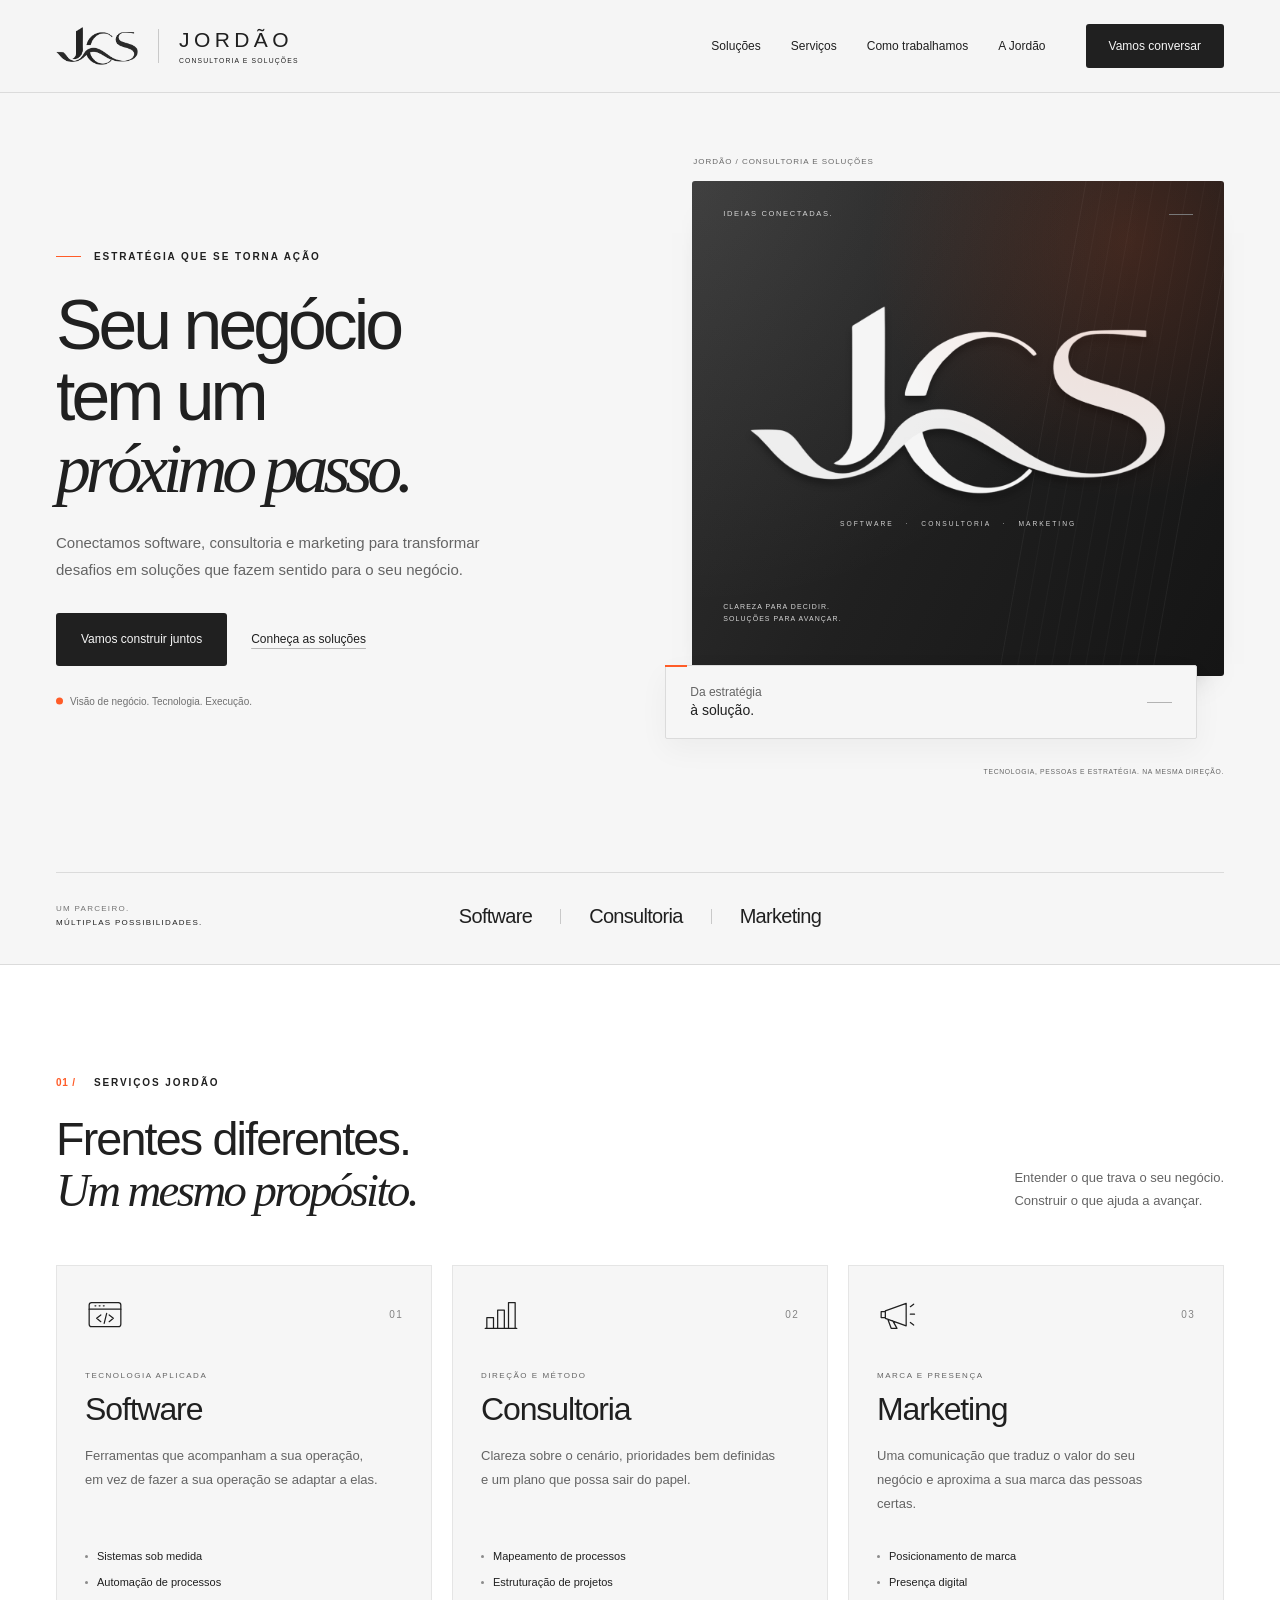
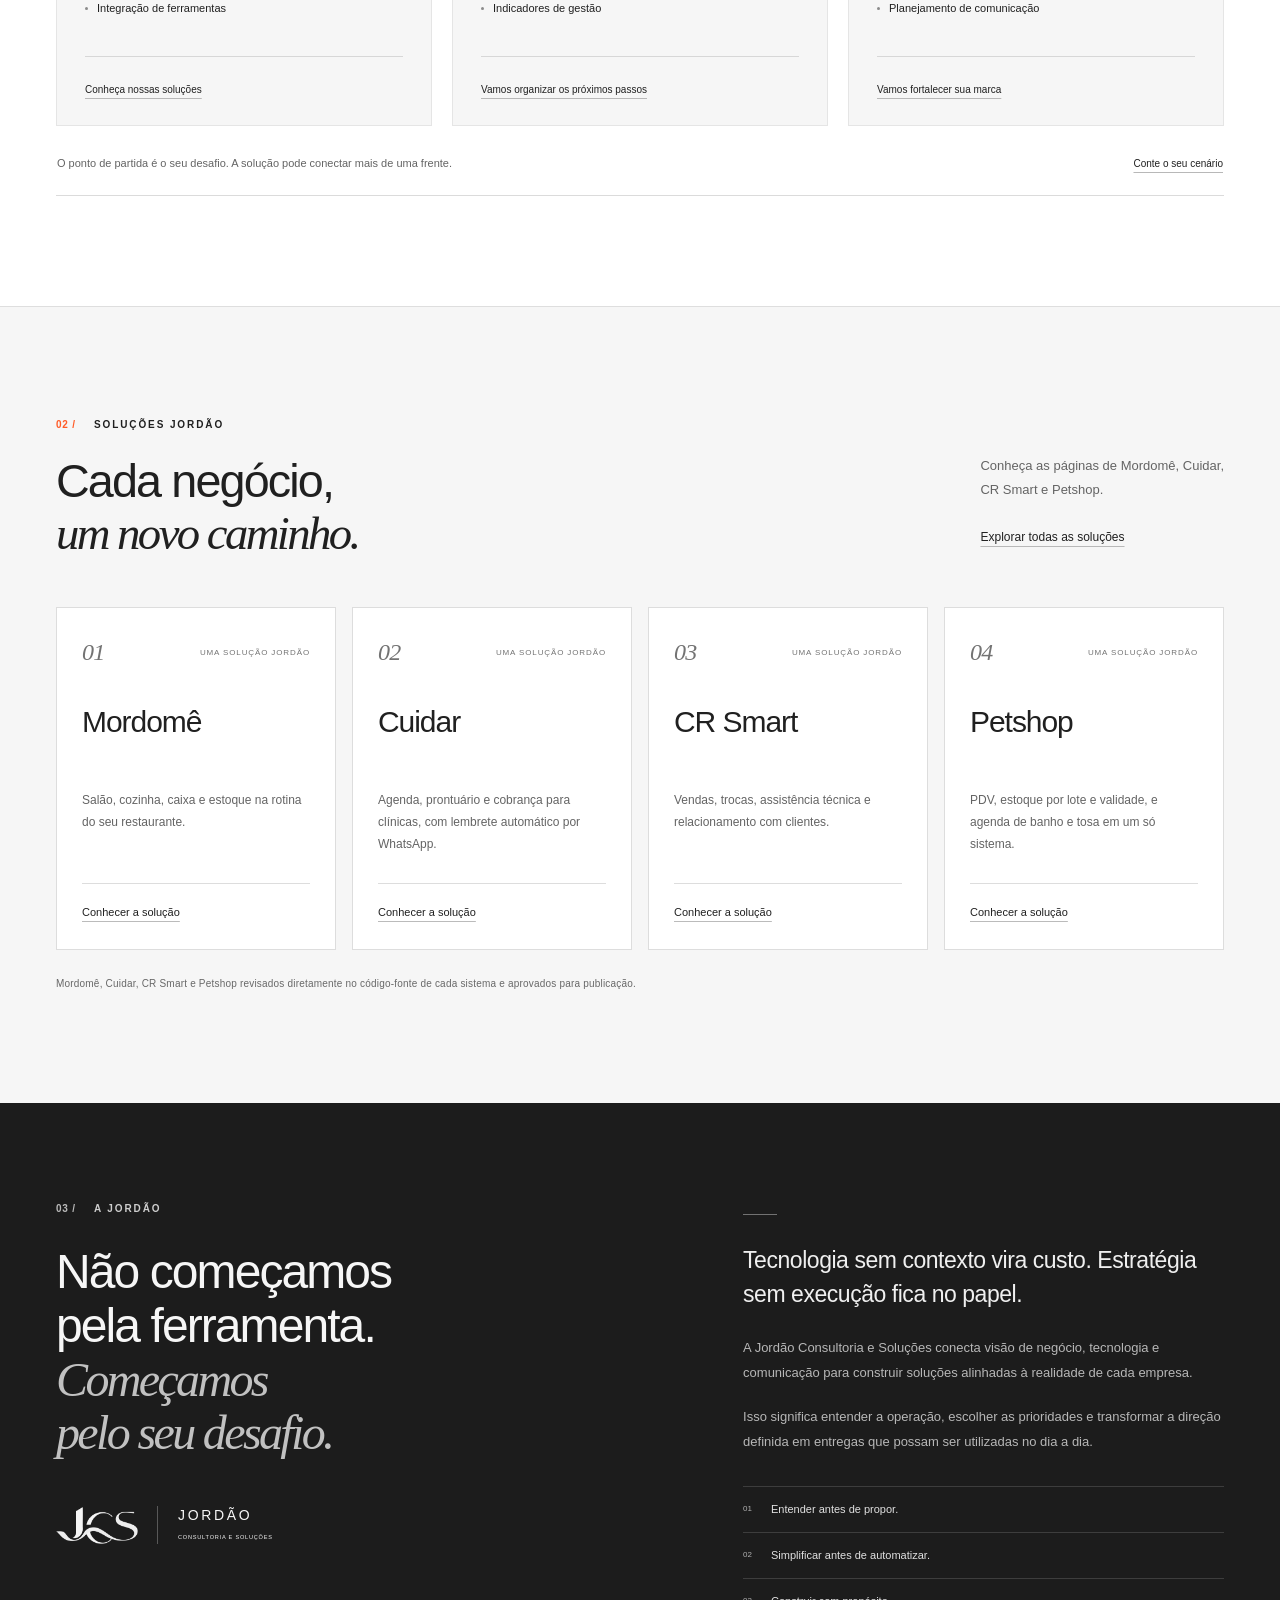
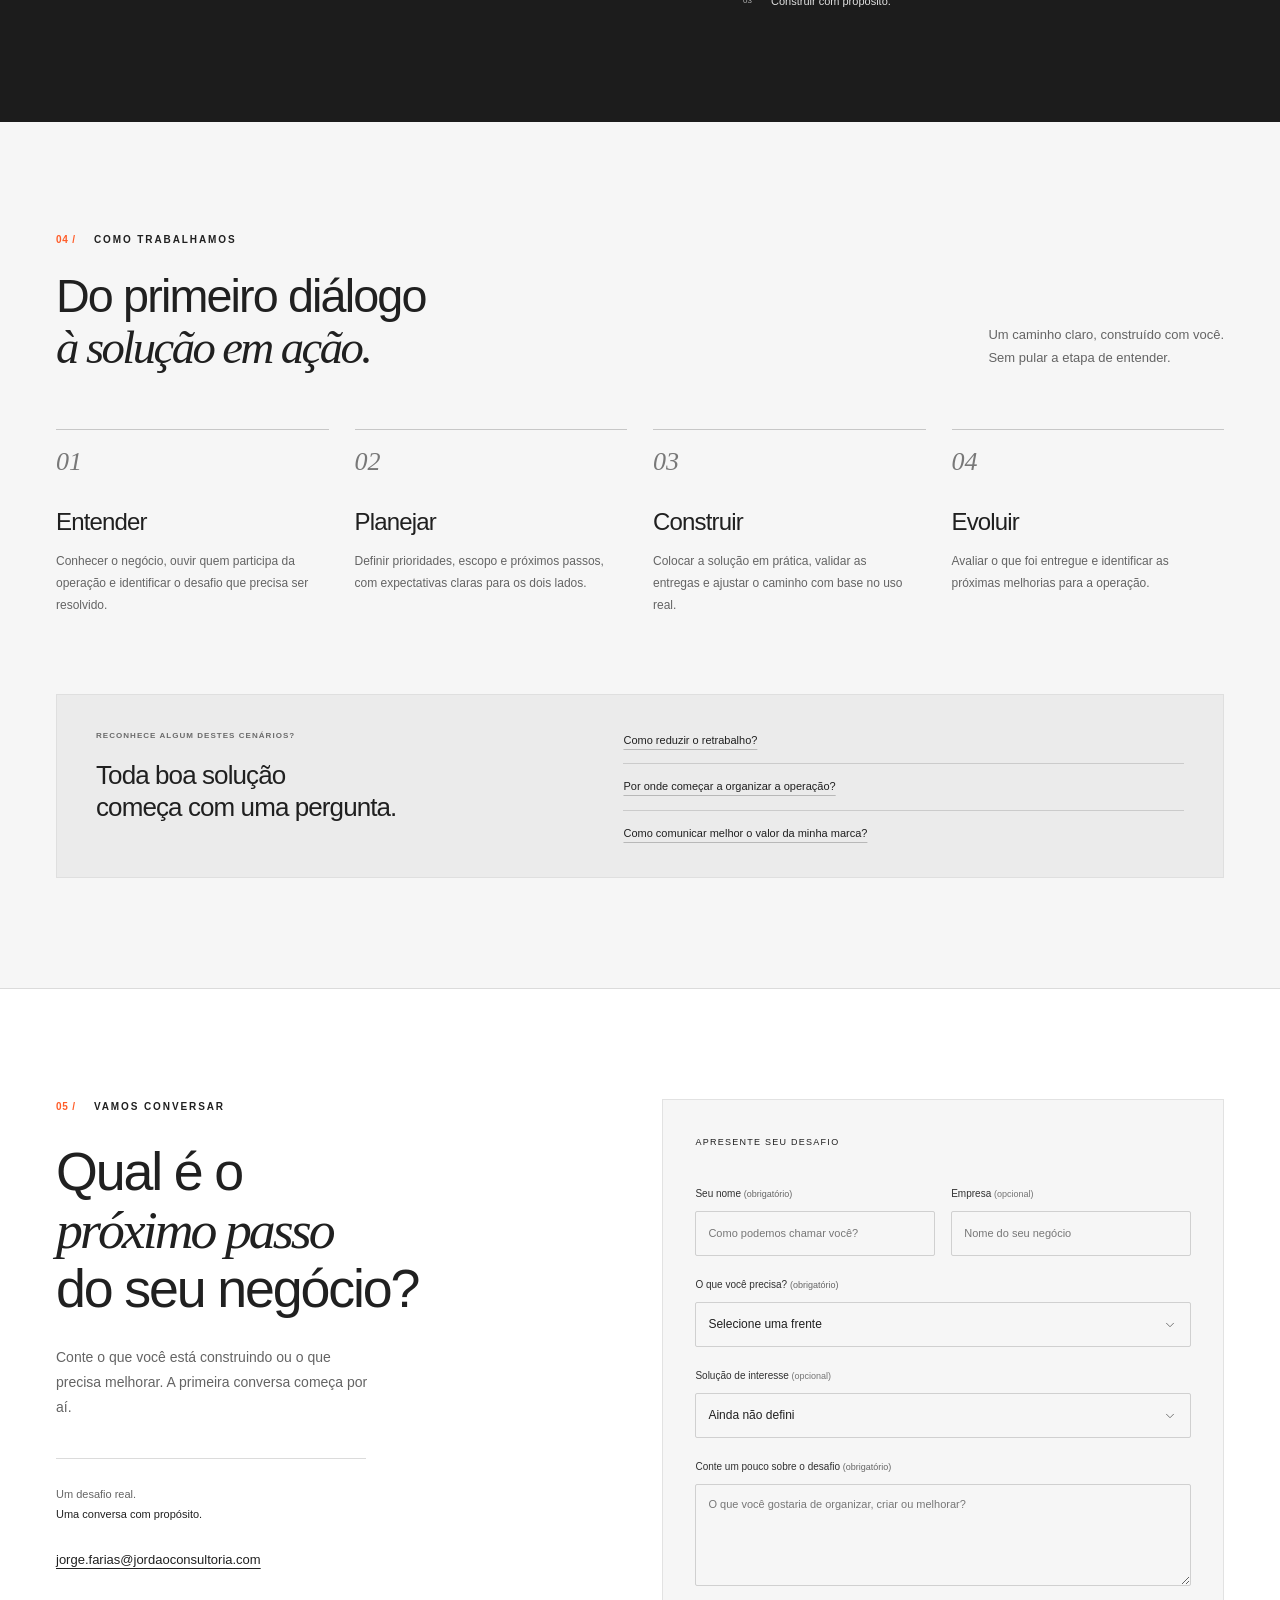
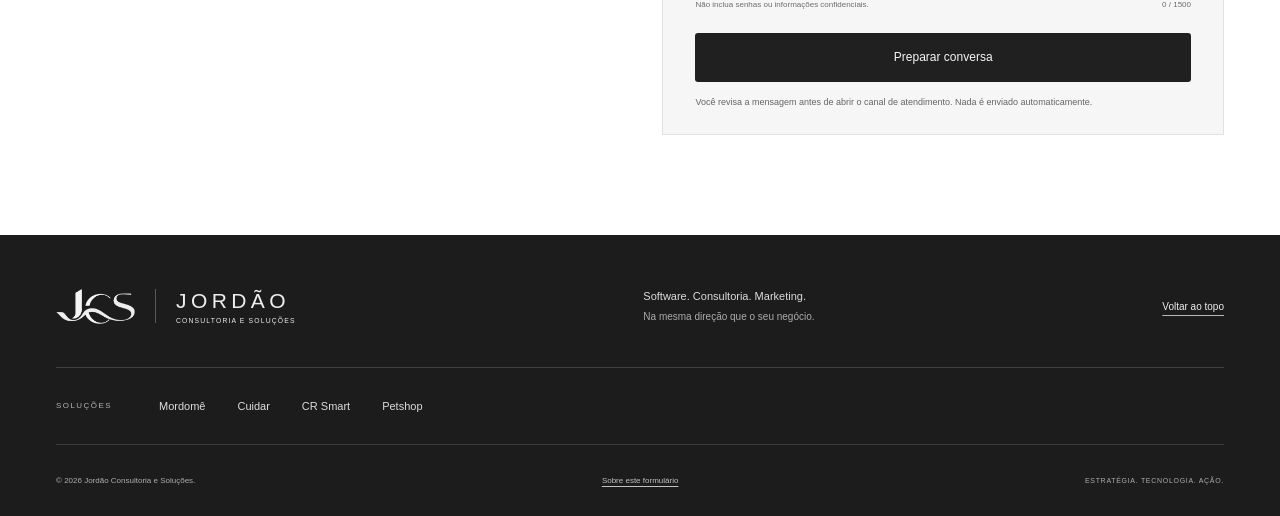
<file: index.html>
<!DOCTYPE html>

<html lang="pt-BR">
<head><meta content="Jordão — revisão 04 / páginas de soluções" name="generator"/>
<meta charset="utf-8"/>
<meta content="width=device-width, initial-scale=1" name="viewport"/>
<meta content="#f6f6f6" name="theme-color"/>
<meta content="Jordão Consultoria e Soluções. Software, consultoria e marketing conectados aos desafios do seu negócio." name="description"/>
<meta content="website" property="og:type"/>
<meta content="pt_BR" property="og:locale"/>
<meta content="Jordão — Consultoria e Soluções" property="og:title"/>
<meta content="Seu negócio tem um próximo passo. Vamos construir juntos." property="og:description"/>
<title>Jordão — Consultoria e Soluções</title>
<link href="assets/favicon.png" rel="icon" type="image/png"/>
<link href="styles.css" rel="stylesheet"/><link href="solucoes.css" rel="stylesheet"/>
<script defer="" src="config.js"></script>
<script defer="" src="script.js"></script><script defer="" src="solucoes.js"></script>
</head>
<body data-page="inicio">
<a class="skip-link" href="#conteudo">Pular para o conteúdo</a>
<header class="header" id="topo">
<div class="container header-inner">
<a aria-label="Jordão Consultoria e Soluções — início" class="brand" href="index.html#inicio">
<img alt="" class="brand-logo" height="497" src="assets/logo-jcs-escuro.png" width="1097"/>
<span aria-hidden="true" class="brand-divider"></span>
<span class="brand-name">JORDÃO<span>CONSULTORIA E SOLUÇÕES</span></span>
</a>
<button aria-controls="navegacao" aria-expanded="false" aria-label="Abrir menu" class="menu-toggle" type="button">
<span></span><span></span>
</button>
<nav aria-label="Navegação principal" class="nav" id="navegacao"><a href="solucoes.html">Soluções</a><a href="index.html#solucoes">Serviços</a><a href="index.html#metodo">Como trabalhamos</a><a href="index.html#sobre">A Jordão</a><a class="button button-dark nav-cta" href="index.html#contato">Vamos conversar</a></nav>
</div>
</header>
<main id="conteudo">
<section aria-labelledby="hero-title" class="hero" id="inicio">
<div class="container hero-grid">
<div class="hero-copy">
<p class="eyebrow"><span aria-hidden="true" class="eyebrow-line"></span> ESTRATÉGIA QUE SE TORNA AÇÃO</p>
<h1 id="hero-title">Seu negócio<br/>tem um<br/><em>próximo passo.</em></h1>
<p class="hero-description">Conectamos software, consultoria e marketing para transformar desafios em soluções que fazem sentido para o seu negócio.</p>
<div class="hero-actions">
<a class="button button-dark" href="#contato">Vamos construir juntos </a>
<a class="text-link" href="solucoes.html">Conheça as soluções </a>
</div>
<p class="hero-note"> Visão de negócio. Tecnologia. Execução.</p>
</div>
<div aria-label="Identidade visual da Jordão Consultoria e Soluções" class="hero-art">
<div class="art-caption"><span>JORDÃO / CONSULTORIA E SOLUÇÕES</span></div>
<div class="brand-stage">
<div class="stage-topline"><span>IDEIAS CONECTADAS.</span></div>
<div aria-hidden="true" class="stage-lines"></div>
<div class="stage-mark">
<img alt="Monograma JCS" fetchpriority="high" height="497" src="assets/logo-jcs-claro.png" width="1097"/>
<span>SOFTWARE <i>·</i> CONSULTORIA <i>·</i> MARKETING</span>
</div>
<div class="stage-baseline"><span>CLAREZA PARA DECIDIR.<br/>SOLUÇÕES PARA AVANÇAR.</span></div>
</div>
<div class="stage-badge"><span class="badge-copy">Da estratégia<br/><strong>à solução.</strong></span><span aria-hidden="true" class="badge-line"></span></div>
<p class="art-bottom">TECNOLOGIA, PESSOAS E ESTRATÉGIA. NA MESMA DIREÇÃO.</p>
</div>
</div>
<div class="container hero-bottom">
<span>UM PARCEIRO.<br/><strong>MÚLTIPLAS POSSIBILIDADES.</strong></span>
<div aria-label="Áreas de atuação" class="disciplines"><span>Software</span><span>Consultoria</span><span>Marketing</span></div>
</div>
</section>
<section aria-labelledby="solutions-title" class="section solutions" id="solucoes">
<div class="container">
<div class="section-heading">
<div><p class="eyebrow"><span class="section-index">01 /</span> SERVIÇOS JORDÃO</p><h2 id="solutions-title">Frentes diferentes.<br/><em>Um mesmo propósito.</em></h2></div>
<p class="section-intro">Entender o que trava o seu negócio.<br/>Construir o que ajuda a avançar.</p>
</div>
<div class="service-grid" data-reveal="stagger">
<article class="service-card">
<div class="service-top"><svg aria-hidden="true" fill="none" focusable="false" viewbox="0 0 48 48"><rect height="29" rx="3" width="38" x="5" y="9"></rect><path d="M5 17h38M12 13h1m4 0h1m4 0h1M19 24l-5 4 5 4m10-8 5 4-5 4m-6 2 3-12"></path></svg><span>01</span></div>
<p class="card-kicker">TECNOLOGIA APLICADA</p>
<h3>Software</h3>
<p>Ferramentas que acompanham a sua operação, em vez de fazer a sua operação se adaptar a elas.</p>
<ul class="service-list"><li>Sistemas sob medida</li><li>Automação de processos</li><li>Integração de ferramentas</li></ul>
<a class="card-link" href="solucoes.html">Conheça nossas soluções</a>
</article>
<article class="service-card">
<div class="service-top"><svg aria-hidden="true" fill="none" focusable="false" viewbox="0 0 48 48"><path d="M7 40V27h8v13m5 0V18h8v22m5 0V9h8v31M5 40h38"></path></svg><span>02</span></div>
<p class="card-kicker">DIREÇÃO E MÉTODO</p>
<h3>Consultoria</h3>
<p>Clareza sobre o cenário, prioridades bem definidas e um plano que possa sair do papel.</p>
<ul class="service-list"><li>Mapeamento de processos</li><li>Estruturação de projetos</li><li>Indicadores de gestão</li></ul>
<a class="card-link" data-service="Consultoria" href="#contato">Vamos organizar os próximos passos </a>
</article>
<article class="service-card">
<div class="service-top"><svg aria-hidden="true" fill="none" focusable="false" viewbox="0 0 48 48"><path d="m10 19 25-9v27l-25-9zM10 20H5v7h5m3 2 4 11h7l-5-9m21-17 4-3m-4 12h5m-5 10 4 3"></path></svg><span>03</span></div>
<p class="card-kicker">MARCA E PRESENÇA</p>
<h3>Marketing</h3>
<p>Uma comunicação que traduz o valor do seu negócio e aproxima a sua marca das pessoas certas.</p>
<ul class="service-list"><li>Posicionamento de marca</li><li>Presença digital</li><li>Planejamento de comunicação</li></ul>
<a class="card-link" data-service="Marketing" href="#contato">Vamos fortalecer sua marca </a>
</article>
</div>
<div class="solutions-note"><p>O ponto de partida é o seu desafio. A solução pode conectar mais de uma frente.</p><a href="#contato">Conte o seu cenário </a></div>
</div>
</section>
<section aria-labelledby="portfolio-title" class="section portfolio-section" id="sistemas"><div class="container"><div class="section-heading"><div><p class="eyebrow"><span class="section-index">02 /</span> SOLUÇÕES JORDÃO</p><h2 id="portfolio-title">Cada negócio,<br/><em>um novo caminho.</em></h2></div><div class="portfolio-intro"><p class="section-intro">Conheça as páginas de Mordomê, Cuidar,<br/>CR Smart e Petshop.</p><a class="text-link" href="solucoes.html">Explorar todas as soluções</a></div></div><div class="portfolio-grid" data-reveal="stagger"><article class="portfolio-card"><div class="portfolio-meta"><span>01</span><span>UMA SOLUÇÃO JORDÃO</span></div><h3>Mordomê</h3><p>Salão, cozinha, caixa e estoque na rotina do seu restaurante.</p><a aria-label="Conhecer a solução Mordomê" class="portfolio-link" href="mordome.html">Conhecer a solução</a></article><article class="portfolio-card"><div class="portfolio-meta"><span>02</span><span>UMA SOLUÇÃO JORDÃO</span></div><h3>Cuidar</h3><p>Agenda, prontuário e cobrança para clínicas, com lembrete automático por WhatsApp.</p><a aria-label="Conhecer a solução Cuidar" class="portfolio-link" href="cuidar.html">Conhecer a solução</a></article><article class="portfolio-card"><div class="portfolio-meta"><span>03</span><span>UMA SOLUÇÃO JORDÃO</span></div><h3>CR Smart</h3><p>Vendas, trocas, assistência técnica e relacionamento com clientes.</p><a aria-label="Conhecer a solução CR Smart" class="portfolio-link" href="venda-de-celular.html">Conhecer a solução</a></article><article class="portfolio-card"><div class="portfolio-meta"><span>04</span><span>UMA SOLUÇÃO JORDÃO</span></div><h3>Petshop</h3><p>PDV, estoque por lote e validade, e agenda de banho e tosa em um só sistema.</p><a aria-label="Conhecer a solução Petshop" class="portfolio-link" href="petshop.html">Conhecer a solução</a></article></div><p class="editorial-footnote">Mordomê, Cuidar, CR Smart e Petshop revisados diretamente no código-fonte de cada sistema e aprovados para publicação.</p></div></section><section aria-labelledby="about-title" class="about section" id="sobre">
<div class="container about-grid">
<div class="about-copy"><p class="eyebrow"><span class="section-index">03 /</span> A JORDÃO</p><h2 id="about-title">Não começamos<br/>pela ferramenta.<br/><em>Começamos<br/>pelo seu desafio.</em></h2><div class="about-signature"><img alt="" height="497" src="assets/logo-jcs-claro.png" width="1097"/><span>JORDÃO<br/><small>CONSULTORIA E SOLUÇÕES</small></span></div></div>
<div class="about-detail" data-reveal><p class="about-lead">Tecnologia sem contexto vira custo. Estratégia sem execução fica no papel.</p><p>A Jordão Consultoria e Soluções conecta visão de negócio, tecnologia e comunicação para construir soluções alinhadas à realidade de cada empresa.</p><p>Isso significa entender a operação, escolher as prioridades e transformar a direção definida em entregas que possam ser utilizadas no dia a dia.</p><div class="about-principles"><div><span>01</span><strong>Entender antes de propor.</strong></div><div><span>02</span><strong>Simplificar antes de automatizar.</strong></div><div><span>03</span><strong>Construir com propósito.</strong></div></div></div>
</div>
</section>
<section aria-labelledby="method-title" class="section method" id="metodo">
<div class="container">
<div class="section-heading"><div><p class="eyebrow"><span class="section-index">04 /</span> COMO TRABALHAMOS</p><h2 id="method-title">Do primeiro diálogo<br/><em>à solução em ação.</em></h2></div><p class="section-intro">Um caminho claro, construído com você.<br/>Sem pular a etapa de entender.</p></div>
<ol class="method-grid" data-reveal="stagger"><li><div class="step-line"><span>01</span></div><h3>Entender</h3><p>Conhecer o negócio, ouvir quem participa da operação e identificar o desafio que precisa ser resolvido.</p></li><li><div class="step-line"><span>02</span></div><h3>Planejar</h3><p>Definir prioridades, escopo e próximos passos, com expectativas claras para os dois lados.</p></li><li><div class="step-line"><span>03</span></div><h3>Construir</h3><p>Colocar a solução em prática, validar as entregas e ajustar o caminho com base no uso real.</p></li><li><div class="step-line"><span>04</span></div><h3>Evoluir</h3><p>Avaliar o que foi entregue e identificar as próximas melhorias para a operação.</p></li></ol>
<div class="challenge-panel" data-reveal><div><p class="eyebrow">RECONHECE ALGUM DESTES CENÁRIOS?</p><h3>Toda boa solução<br/>começa com uma pergunta.</h3></div><div class="challenge-links"><a data-challenge="Quero reduzir o retrabalho e integrar minhas ferramentas." data-service="Software" href="#contato">Como reduzir o retrabalho? </a><a data-challenge="Quero organizar os processos e definir melhor as prioridades do meu negócio." data-service="Consultoria" href="#contato">Por onde começar a organizar a operação? </a><a data-challenge="Quero fortalecer a presença da minha marca e comunicar melhor o que ofereço." data-service="Marketing" href="#contato">Como comunicar melhor o valor da minha marca? </a></div></div>
</div>
</section>
<section aria-labelledby="contact-title" class="contact section" id="contato">
<div class="container contact-grid">
<div class="contact-copy"><p class="eyebrow"><span class="section-index">05 /</span> VAMOS CONVERSAR</p><h2 id="contact-title">Qual é o<br/><em>próximo passo</em><br/>do seu negócio?</h2><p>Conte o que você está construindo ou o que precisa melhorar. A primeira conversa começa por aí.</p><div class="contact-caption"><span>Um desafio real.<br/><strong>Uma conversa com propósito.</strong></span></div><a class="email-link" hidden="" href="#contato" id="commercial-email"></a></div>
<form class="contact-form" id="briefing-form">
<div class="form-heading"><span>APRESENTE SEU DESAFIO</span></div>
<div class="form-row"><div class="field"><label for="nome">Seu nome <span class="field-required">(obrigatório)</span></label><input autocomplete="name" id="nome" maxlength="80" minlength="2" name="nome" placeholder="Como podemos chamar você?" required="" type="text"/></div><div class="field"><label for="empresa">Empresa <span class="optional">(opcional)</span></label><input autocomplete="organization" id="empresa" maxlength="100" name="empresa" placeholder="Nome do seu negócio" type="text"/></div></div>
<div class="field"><label for="interesse">O que você precisa? <span class="field-required">(obrigatório)</span></label><div class="select-control"><select id="interesse" name="interesse" required=""><option disabled="" selected="" value="">Selecione uma frente</option><option value="Software">Software e automação</option><option value="Consultoria">Consultoria e processos</option><option value="Marketing">Marketing e presença digital</option><option value="Solução integrada">Solução integrada / ainda não sei</option></select><svg aria-hidden="true" class="ui-icon select-chevron" fill="none" focusable="false" height="16" stroke="currentColor" stroke-linecap="round" stroke-linejoin="round" stroke-width="1.5" viewbox="0 0 24 24" width="16"><path d="m6 9 6 6 6-6"></path></svg></div></div>
<div class="field"><label for="produto">Solução de interesse <span class="optional">(opcional)</span></label><div class="select-control"><select id="produto" name="produto"><option value="">Ainda não defini</option><option value="mordome">Mordomê</option><option value="cuidar">Cuidar</option><option value="venda-de-celular">CR Smart</option><option value="petshop">Petshop</option></select><svg aria-hidden="true" class="ui-icon select-chevron" fill="none" focusable="false" viewbox="0 0 24 24"><path d="m6 9 6 6 6-6"></path></svg></div></div><div class="field"><label for="desafio">Conte um pouco sobre o desafio <span class="field-required">(obrigatório)</span></label><textarea aria-describedby="message-hint" id="desafio" maxlength="1500" minlength="10" name="desafio" placeholder="O que você gostaria de organizar, criar ou melhorar?" required="" rows="3"></textarea><div class="field-hint"><span id="message-hint">Não inclua senhas ou informações confidenciais.</span><span aria-hidden="true" id="char-count">0 / 1500</span></div></div>
<button class="button button-dark submit-button" disabled="" type="submit">Preparar conversa </button>
<p class="form-disclaimer">Você revisa a mensagem antes de abrir o canal de atendimento. Nada é enviado automaticamente.</p>
<p class="draft-note" hidden="" id="draft-note" role="status">PRÉVIA · WhatsApp comercial ainda não configurado.</p>
<noscript><p class="draft-note">Ative o JavaScript para preparar a mensagem. O restante do site pode ser navegado normalmente.</p></noscript>
</form>
</div>
</section>
</main>
<footer class="footer"><div class="container"><div class="footer-top"><a aria-label="Jordão — voltar ao início" class="brand footer-brand" href="index.html#inicio"><img alt="" class="brand-logo" height="497" src="assets/logo-jcs-claro.png" width="1097"/><span aria-hidden="true" class="brand-divider"></span><span class="brand-name">JORDÃO<span>CONSULTORIA E SOLUÇÕES</span></span></a><p>Software. Consultoria. Marketing.<br/><span>Na mesma direção que o seu negócio.</span></p><a class="back-top" href="#topo">Voltar ao topo </a></div><nav aria-label="Soluções Jordão" class="footer-solutions"><span>SOLUÇÕES</span><a href="mordome.html">Mordomê</a><a href="cuidar.html">Cuidar</a><a href="venda-de-celular.html">CR Smart</a><a href="petshop.html">Petshop</a></nav><div class="footer-bottom"><p>© <span id="year">2026</span> Jordão Consultoria e Soluções.</p><button class="plain-button" id="privacy-button" type="button">Sobre este formulário</button><span>ESTRATÉGIA. TECNOLOGIA. AÇÃO.</span></div></div></footer>
<dialog aria-labelledby="message-title" class="dialog" id="message-dialog"><div class="dialog-content"><button aria-label="Fechar prévia da mensagem" class="dialog-close" data-close-dialog="" type="button"><svg aria-hidden="true" class="ui-icon" fill="none" focusable="false" height="16" stroke="currentColor" stroke-linecap="round" stroke-linejoin="round" stroke-width="1.5" viewbox="0 0 24 24" width="16"><path d="m6 6 12 12M6 18 18 6"></path></svg></button><p class="eyebrow">VAMOS CONVERSAR</p><h2 id="message-title">O primeiro passo<br/><em>está aqui.</em></h2><p class="dialog-description">Confira o resumo da sua mensagem antes de continuar.</p><pre class="message-preview" id="message-preview"></pre><p class="dialog-note" id="channel-note"></p><div class="dialog-actions"><a class="button button-dark" hidden="" href="#" id="send-message" rel="noopener noreferrer" target="_blank">Abrir WhatsApp </a><button class="button button-outline" id="copy-message" type="button">Copiar mensagem </button></div><p aria-live="polite" class="copy-status" id="copy-status" role="status"></p></div></dialog>
<dialog aria-labelledby="privacy-title" class="dialog privacy-dialog" id="privacy-dialog"><div class="dialog-content"><button aria-label="Fechar informações do formulário" class="dialog-close" data-close-dialog="" type="button"><svg aria-hidden="true" class="ui-icon" fill="none" focusable="false" height="16" stroke="currentColor" stroke-linecap="round" stroke-linejoin="round" stroke-width="1.5" viewbox="0 0 24 24" width="16"><path d="m6 6 12 12M6 18 18 6"></path></svg></button><p class="eyebrow">TRANSPARÊNCIA</p><h2 id="privacy-title">Sobre este<br/><em>formulário.</em></h2><p>O formulário prepara uma mensagem no seu próprio navegador. Este site não envia os campos para um servidor, não os salva em uma base de dados e não usa ferramentas de análise ou cookies de rastreamento.</p><p>O envio ao WhatsApp ou ao seu aplicativo de e-mail só é iniciado quando você escolhe abrir o canal configurado. A confirmação final de envio acontece nesse serviço, sujeito às regras dele.</p><p>Não inclua senhas, documentos ou dados confidenciais. O botão de copiar transfere apenas a mensagem preparada para a área de transferência do seu dispositivo.</p><p class="dialog-note">Esta é uma prévia do site. Os contatos e as informações institucionais serão revisados antes da publicação.</p><button class="button button-dark" data-close-dialog="" type="button">Entendi </button></div></dialog>
<div class="sticky-cta" id="sticky-cta"><a href="#contato">Vamos conversar</a></div>
</body>
</html>
</file>
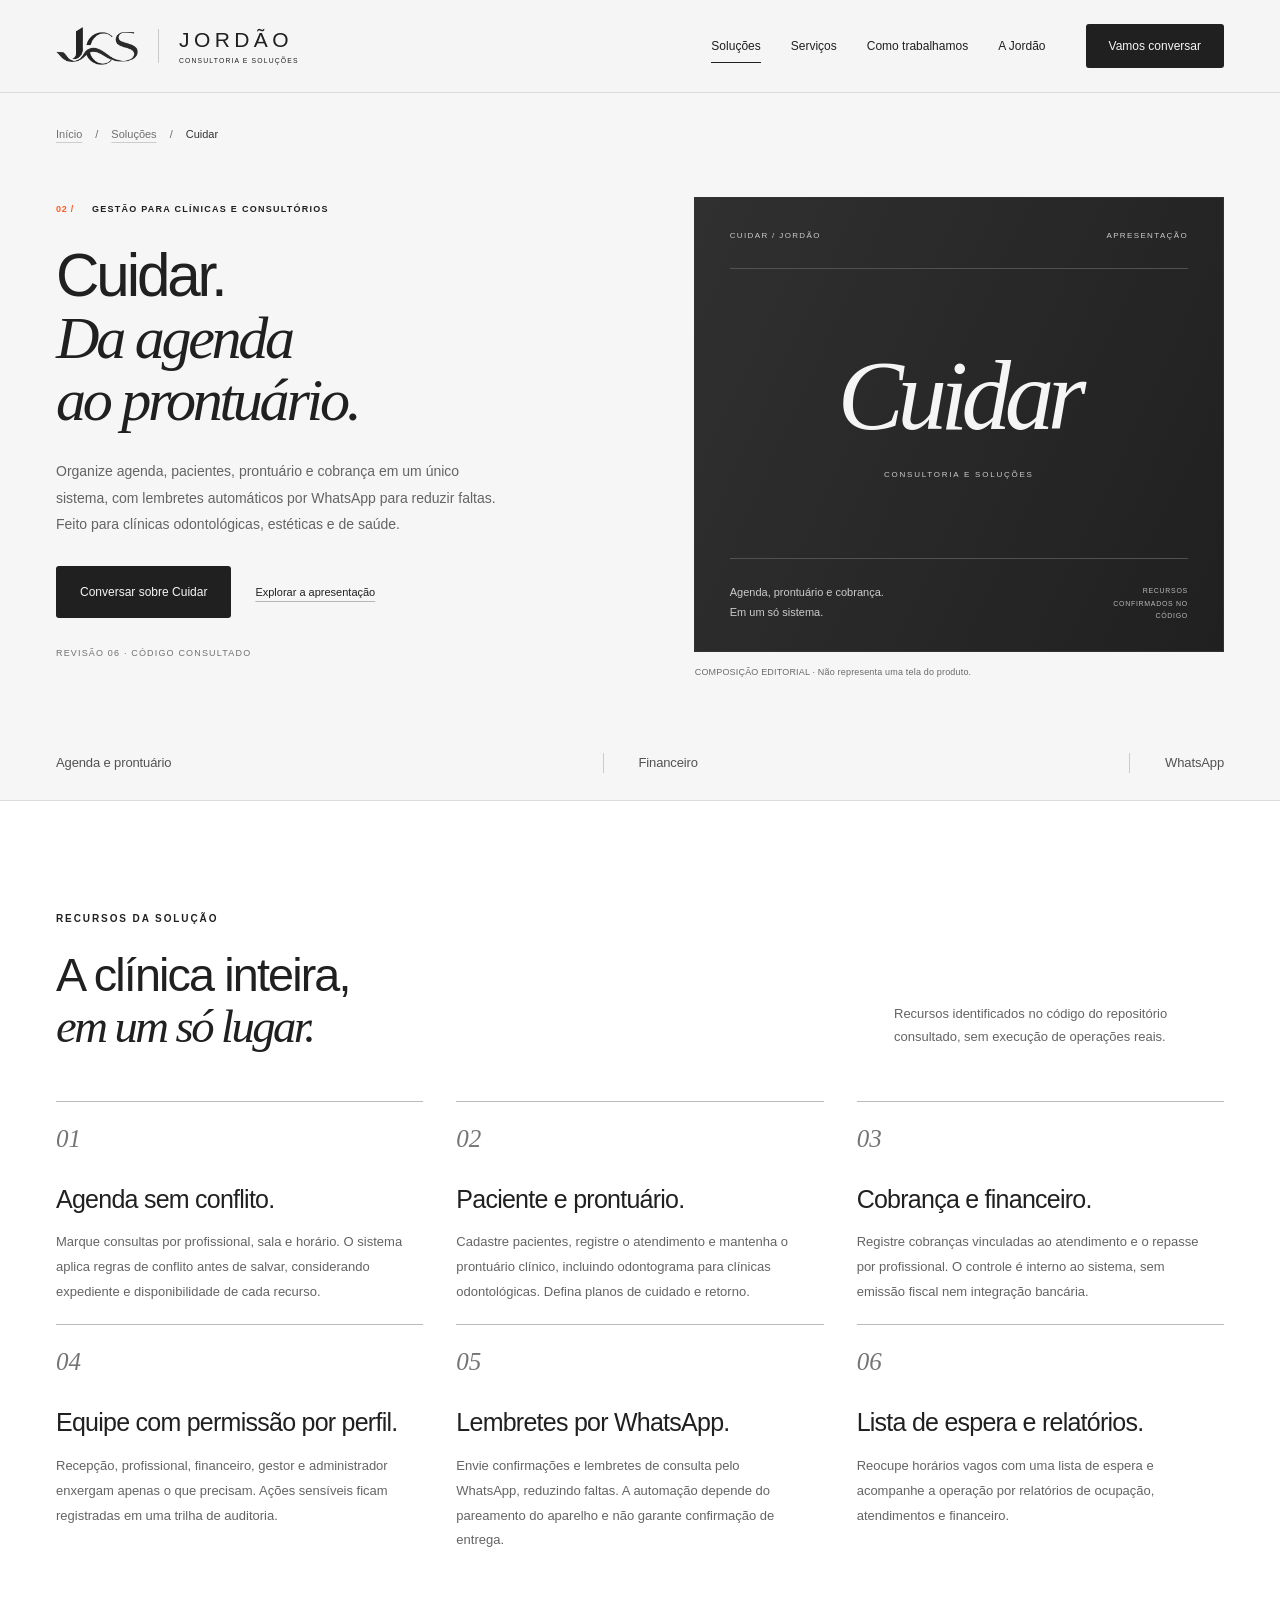
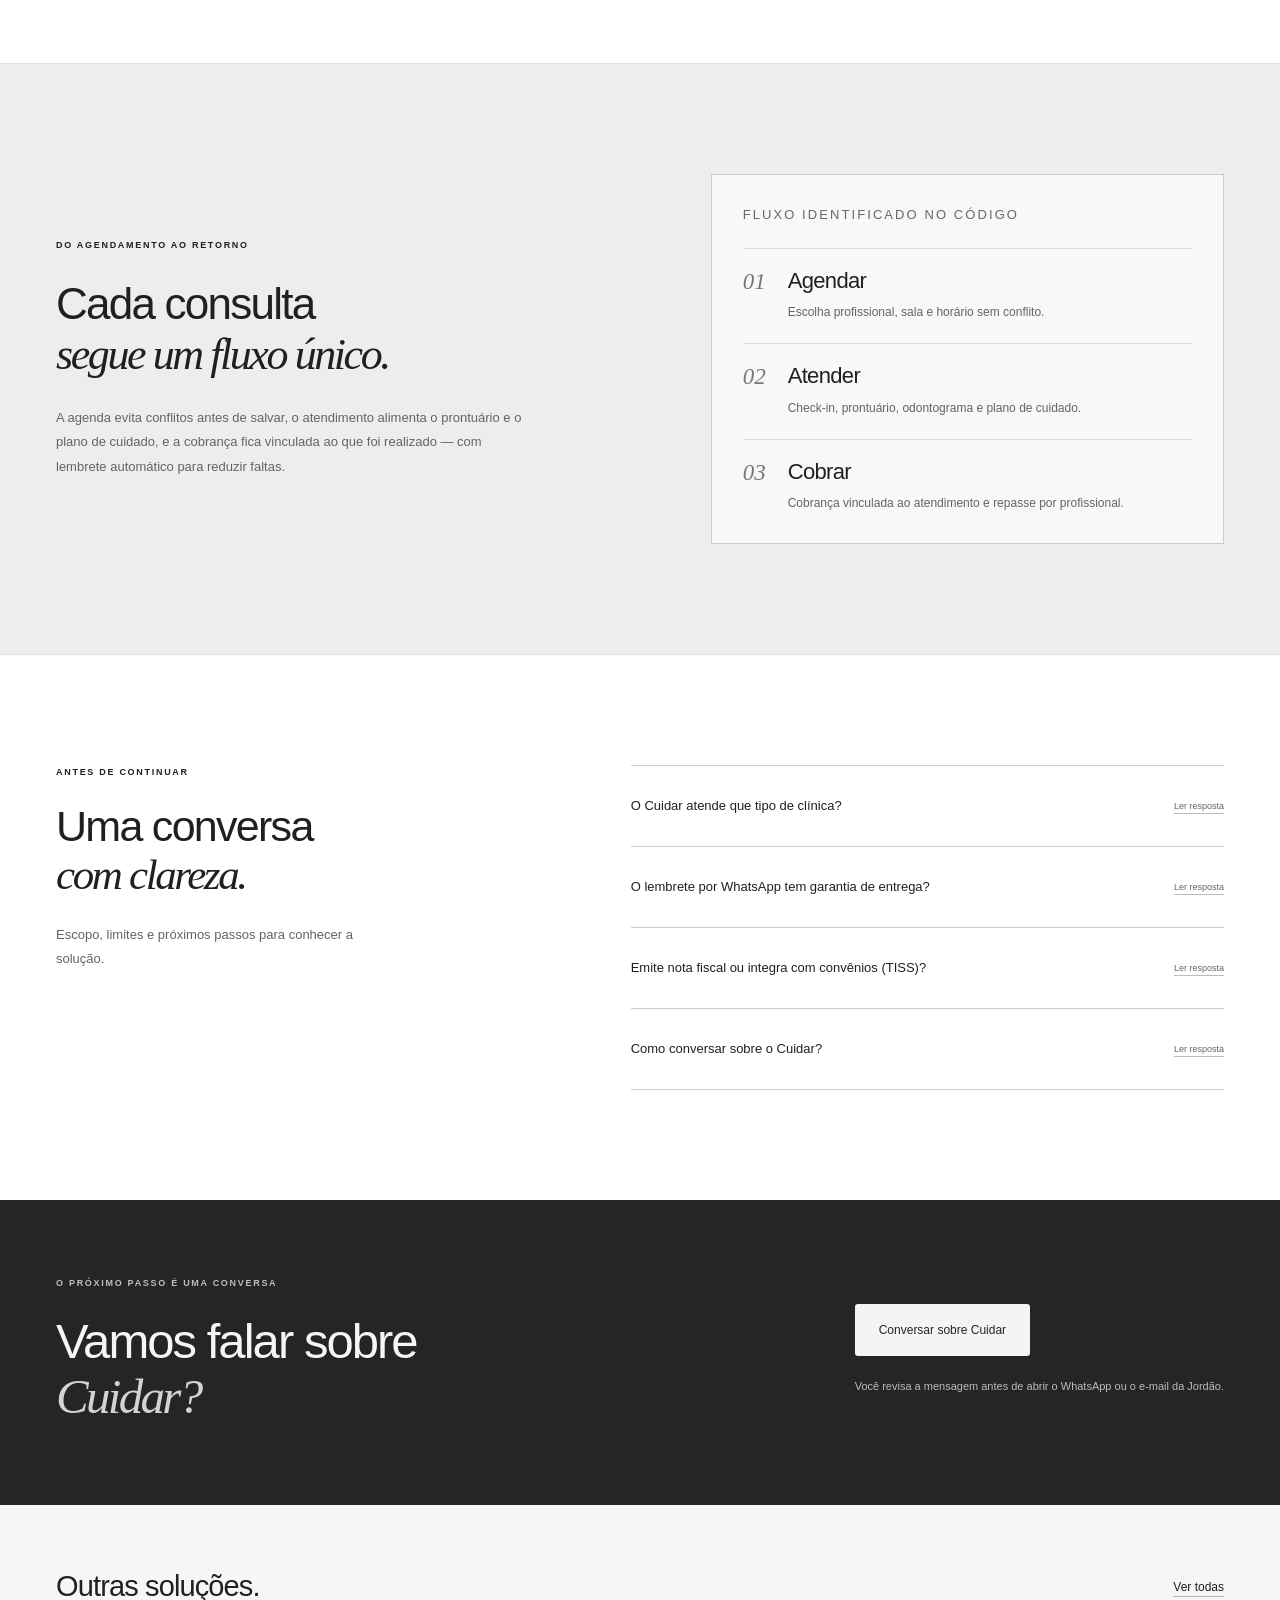
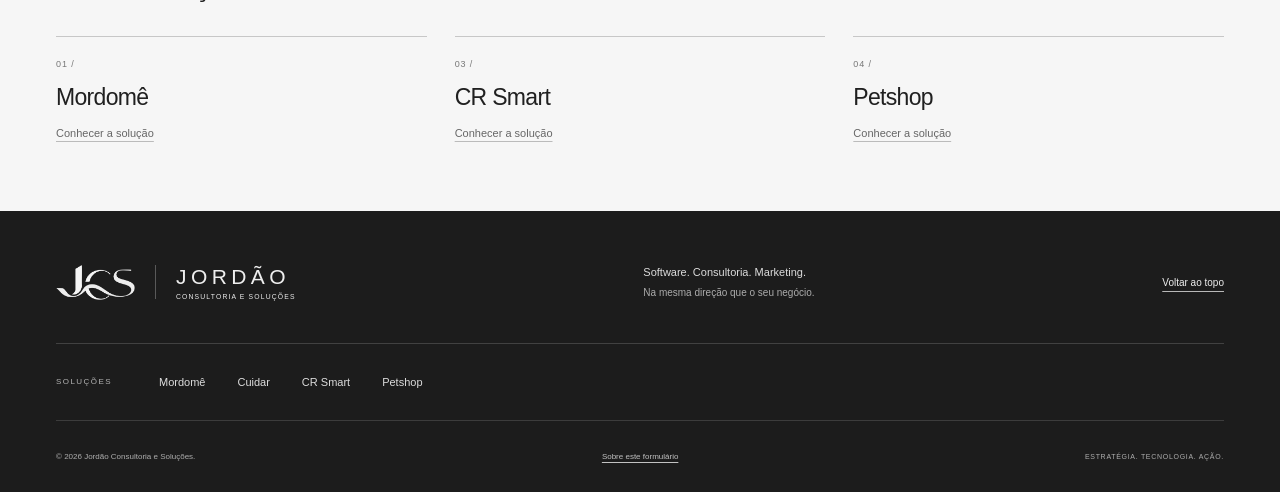
<file: cuidar.html>
<!DOCTYPE html>

<html lang="pt-BR"><head><meta content="Jordão — revisão 04 / páginas de soluções" name="generator"/>
<meta charset="utf-8"/>
<meta content="width=device-width, initial-scale=1" name="viewport"/>
<meta content="#f6f6f6" name="theme-color"/>
<meta content="Agenda com regras de conflito, prontuário com odontograma, cobrança e lembretes automáticos por WhatsApp. O Cuidar organiza a rotina de clínicas odontológicas, estéticas e de saúde." name="description"/>
<meta content="website" property="og:type"/>
<meta content="pt_BR" property="og:locale"/>
<meta content="Cuidar — Jordão Consultoria e Soluções" property="og:title"/>
<meta content="Agenda com regras de conflito, prontuário com odontograma, cobrança e lembretes automáticos por WhatsApp. O Cuidar organiza a rotina de clínicas odontológicas, estéticas e de saúde." property="og:description"/>
<title>Cuidar — Jordão Consultoria e Soluções</title>
<link href="assets/favicon.png" rel="icon" type="image/png"/>
<link href="styles.css" rel="stylesheet"/><link href="solucoes.css" rel="stylesheet"/>
<script defer="" src="config.js"></script>
<script defer="" src="script.js"></script><script defer="" src="solucoes.js"></script>
</head><body data-page="cuidar"><a class="skip-link" href="#conteudo">Pular para o conteúdo</a><header class="header" id="topo">
<div class="container header-inner">
<a aria-label="Jordão Consultoria e Soluções — início" class="brand" href="index.html#inicio">
<img alt="" class="brand-logo" height="497" src="assets/logo-jcs-escuro.png" width="1097"/>
<span aria-hidden="true" class="brand-divider"></span>
<span class="brand-name">JORDÃO<span>CONSULTORIA E SOLUÇÕES</span></span>
</a>
<button aria-controls="navegacao" aria-expanded="false" aria-label="Abrir menu" class="menu-toggle" type="button">
<span></span><span></span>
</button>
<nav aria-label="Navegação principal" class="nav" id="navegacao"><a aria-current="location" href="solucoes.html">Soluções</a><a href="index.html#solucoes">Serviços</a><a href="index.html#metodo">Como trabalhamos</a><a href="index.html#sobre">A Jordão</a><a class="button button-dark nav-cta" href="index.html#contato">Vamos conversar</a></nav>
</div>
</header><main class="product-page" id="conteudo"><div class="container"><nav aria-label="Caminho de navegação" class="breadcrumb"><a href="index.html">Início</a><span aria-hidden="true">/</span><a href="solucoes.html">Soluções</a><span aria-hidden="true">/</span><span aria-current="page">Cuidar</span></nav></div><section aria-labelledby="product-title" class="product-hero" id="apresentacao"><div class="container product-hero-grid"><div class="product-copy"><p class="eyebrow"><span class="section-index">02 /</span> GESTÃO PARA CLÍNICAS E CONSULTÓRIOS</p><h1 id="product-title">Cuidar.<br/><em>Da agenda<br/>ao prontuário.</em></h1><p class="product-description">Organize agenda, pacientes, prontuário e cobrança em um único sistema, com lembretes automáticos por WhatsApp para reduzir faltas. Feito para clínicas odontológicas, estéticas e de saúde.</p><div class="product-actions"><a class="button button-dark" href="index.html?solucao=cuidar#contato">Conversar sobre Cuidar</a><a class="text-link" href="#recursos">Explorar a apresentação</a></div><p class="review-label">REVISÃO 06 · CÓDIGO CONSULTADO</p></div><figure class="product-visual"><div class="concept-panel cuidar-panel"><div class="concept-top"><span>CUIDAR / JORDÃO</span><span>APRESENTAÇÃO</span></div><div class="cuidar-wordmark">Cuidar<span>CONSULTORIA E SOLUÇÕES</span></div><div class="cuidar-baseline"><p>Agenda, prontuário e cobrança.<br/>Em um só sistema.</p><span>RECURSOS CONFIRMADOS NO CÓDIGO</span></div></div><figcaption>COMPOSIÇÃO EDITORIAL · Não representa uma tela do produto.</figcaption></figure></div><div class="container"><div aria-label="Temas da solução" class="product-topics"><span>Agenda e prontuário</span><span>Financeiro</span><span>WhatsApp</span></div></div></section><section aria-labelledby="features-title" class="section product-features" id="recursos"><div class="container"><div class="section-heading"><div><p class="eyebrow">RECURSOS DA SOLUÇÃO</p><h2 id="features-title">A clínica inteira,<br/><em>em um só lugar.</em></h2></div><p class="section-intro feature-intro">Recursos identificados no código do repositório consultado, sem execução de operações reais.</p></div><div class="feature-grid"><article class="feature-card"><span class="feature-number">01</span><h3>Agenda sem conflito.</h3><p>Marque consultas por profissional, sala e horário. O sistema aplica regras de conflito antes de salvar, considerando expediente e disponibilidade de cada recurso.</p></article><article class="feature-card"><span class="feature-number">02</span><h3>Paciente e prontuário.</h3><p>Cadastre pacientes, registre o atendimento e mantenha o prontuário clínico, incluindo odontograma para clínicas odontológicas. Defina planos de cuidado e retorno.</p></article><article class="feature-card"><span class="feature-number">03</span><h3>Cobrança e financeiro.</h3><p>Registre cobranças vinculadas ao atendimento e o repasse por profissional. O controle é interno ao sistema, sem emissão fiscal nem integração bancária.</p></article><article class="feature-card"><span class="feature-number">04</span><h3>Equipe com permissão por perfil.</h3><p>Recepção, profissional, financeiro, gestor e administrador enxergam apenas o que precisam. Ações sensíveis ficam registradas em uma trilha de auditoria.</p></article><article class="feature-card"><span class="feature-number">05</span><h3>Lembretes por WhatsApp.</h3><p>Envie confirmações e lembretes de consulta pelo WhatsApp, reduzindo faltas. A automação depende do pareamento do aparelho e não garante confirmação de entrega.</p></article><article class="feature-card"><span class="feature-number">06</span><h3>Lista de espera e relatórios.</h3><p>Reocupe horários vagos com uma lista de espera e acompanhe a operação por relatórios de ocupação, atendimentos e financeiro.</p></article></div></div></section><section aria-labelledby="use-title" class="use-section section"><div class="container use-grid"><div><p class="eyebrow">DO AGENDAMENTO AO RETORNO</p><h2 id="use-title">Cada consulta<br/><em>segue um fluxo único.</em></h2><p>A agenda evita conflitos antes de salvar, o atendimento alimenta o prontuário e o plano de cuidado, e a cobrança fica vinculada ao que foi realizado — com lembrete automático para reduzir faltas.</p></div><div class="workflow-card"><p class="small-label">FLUXO IDENTIFICADO NO CÓDIGO</p><div><span>01</span><div><h3>Agendar</h3><p>Escolha profissional, sala e horário sem conflito.</p></div></div><div><span>02</span><div><h3>Atender</h3><p>Check-in, prontuário, odontograma e plano de cuidado.</p></div></div><div><span>03</span><div><h3>Cobrar</h3><p>Cobrança vinculada ao atendimento e repasse por profissional.</p></div></div></div></div></section><section aria-labelledby="faq-title" class="section faq-section"><div class="container faq-grid"><div><p class="eyebrow">ANTES DE CONTINUAR</p><h2 id="faq-title">Uma conversa<br/><em>com clareza.</em></h2><p>Escopo, limites e próximos passos para conhecer a solução.</p></div><div class="faq-list"><details class="faq-item"><summary><span>O Cuidar atende que tipo de clínica?</span><span class="detail-state"><span class="closed-text">Ler resposta</span><span class="open-text">Fechar</span></span></summary><p>Foi desenvolvido para clínicas odontológicas, estéticas, médicas, terapêuticas e de saúde em geral, com agenda, prontuário, cobrança e equipe organizados por unidade.</p></details><details class="faq-item"><summary><span>O lembrete por WhatsApp tem garantia de entrega?</span><span class="detail-state"><span class="closed-text">Ler resposta</span><span class="open-text">Fechar</span></span></summary><p>Não. A automação depende do pareamento do aparelho da clínica e não substitui a homologação de um provedor oficial. Trate como um recurso que reduz faltas, não como envio garantido.</p></details><details class="faq-item"><summary><span>Emite nota fiscal ou integra com convênios (TISS)?</span><span class="detail-state"><span class="closed-text">Ler resposta</span><span class="open-text">Fechar</span></span></summary><p>O sistema registra origem, convênio e autorização da cobrança, mas não transmite guias nem emite nota fiscal. Esses pontos não são apresentados como disponíveis nesta revisão.</p></details><details class="faq-item"><summary><span>Como conversar sobre o Cuidar?</span><span class="detail-state"><span class="closed-text">Ler resposta</span><span class="open-text">Fechar</span></span></summary><p>Use o botão de conversa para preparar uma mensagem identificada com Cuidar pelo WhatsApp configurado da Jordão.</p></details></div></div></section><section aria-labelledby="product-cta-title" class="product-cta"><div class="container product-cta-grid"><div><p class="eyebrow">O PRÓXIMO PASSO É UMA CONVERSA</p><h2 id="product-cta-title">Vamos falar sobre<br/><em>Cuidar?</em></h2></div><div><a class="button button-light" href="index.html?solucao=cuidar#contato">Conversar sobre Cuidar</a><p>Você revisa a mensagem antes de abrir o WhatsApp ou o e-mail da Jordão.</p></div></div></section><section aria-labelledby="related-title" class="section related-section"><div class="container"><div class="related-heading"><h2 id="related-title">Outras soluções.</h2><a class="text-link" href="solucoes.html">Ver todas</a></div><div class="related-grid"><a href="mordome.html"><span>01 /</span><strong>Mordomê</strong><small>Conhecer a solução</small></a><a href="venda-de-celular.html"><span>03 /</span><strong>CR Smart</strong><small>Conhecer a solução</small></a><a href="petshop.html"><span>04 /</span><strong>Petshop</strong><small>Conhecer a solução</small></a></div></div></section></main><footer class="footer"><div class="container"><div class="footer-top"><a aria-label="Jordão — voltar ao início" class="brand footer-brand" href="index.html#inicio"><img alt="" class="brand-logo" height="497" src="assets/logo-jcs-claro.png" width="1097"/><span aria-hidden="true" class="brand-divider"></span><span class="brand-name">JORDÃO<span>CONSULTORIA E SOLUÇÕES</span></span></a><p>Software. Consultoria. Marketing.<br/><span>Na mesma direção que o seu negócio.</span></p><a class="back-top" href="#topo">Voltar ao topo </a></div><nav aria-label="Soluções Jordão" class="footer-solutions"><span>SOLUÇÕES</span><a href="mordome.html">Mordomê</a><a href="cuidar.html">Cuidar</a><a href="venda-de-celular.html">CR Smart</a><a href="petshop.html">Petshop</a></nav><div class="footer-bottom"><p>© <span id="year">2026</span> Jordão Consultoria e Soluções.</p><button class="plain-button" id="privacy-button" type="button">Sobre este formulário</button><span>ESTRATÉGIA. TECNOLOGIA. AÇÃO.</span></div></div></footer><dialog aria-labelledby="message-title" class="dialog" id="message-dialog"><div class="dialog-content"><button aria-label="Fechar prévia da mensagem" class="dialog-close" data-close-dialog="" type="button"><svg aria-hidden="true" class="ui-icon" fill="none" focusable="false" height="16" stroke="currentColor" stroke-linecap="round" stroke-linejoin="round" stroke-width="1.5" viewbox="0 0 24 24" width="16"><path d="m6 6 12 12M6 18 18 6"></path></svg></button><p class="eyebrow">VAMOS CONVERSAR</p><h2 id="message-title">O primeiro passo<br/><em>está aqui.</em></h2><p class="dialog-description">Confira o resumo da sua mensagem antes de continuar.</p><pre class="message-preview" id="message-preview"></pre><p class="dialog-note" id="channel-note"></p><div class="dialog-actions"><a class="button button-dark" hidden="" href="#" id="send-message" rel="noopener noreferrer" target="_blank">Abrir WhatsApp </a><button class="button button-outline" id="copy-message" type="button">Copiar mensagem </button></div><p aria-live="polite" class="copy-status" id="copy-status" role="status"></p></div></dialog><dialog aria-labelledby="privacy-title" class="dialog privacy-dialog" id="privacy-dialog"><div class="dialog-content"><button aria-label="Fechar informações do formulário" class="dialog-close" data-close-dialog="" type="button"><svg aria-hidden="true" class="ui-icon" fill="none" focusable="false" height="16" stroke="currentColor" stroke-linecap="round" stroke-linejoin="round" stroke-width="1.5" viewbox="0 0 24 24" width="16"><path d="m6 6 12 12M6 18 18 6"></path></svg></button><p class="eyebrow">TRANSPARÊNCIA</p><h2 id="privacy-title">Sobre este<br/><em>formulário.</em></h2><p>O formulário prepara uma mensagem no seu próprio navegador. Este site não envia os campos para um servidor, não os salva em uma base de dados e não usa ferramentas de análise ou cookies de rastreamento.</p><p>O envio ao WhatsApp ou ao seu aplicativo de e-mail só é iniciado quando você escolhe abrir o canal configurado. A confirmação final de envio acontece nesse serviço, sujeito às regras dele.</p><p>Não inclua senhas, documentos ou dados confidenciais. O botão de copiar transfere apenas a mensagem preparada para a área de transferência do seu dispositivo.</p><p class="dialog-note">Esta é uma prévia do site. Os contatos e as informações institucionais serão revisados antes da publicação.</p><button class="button button-dark" data-close-dialog="" type="button">Entendi </button></div></dialog></body></html>
</file>
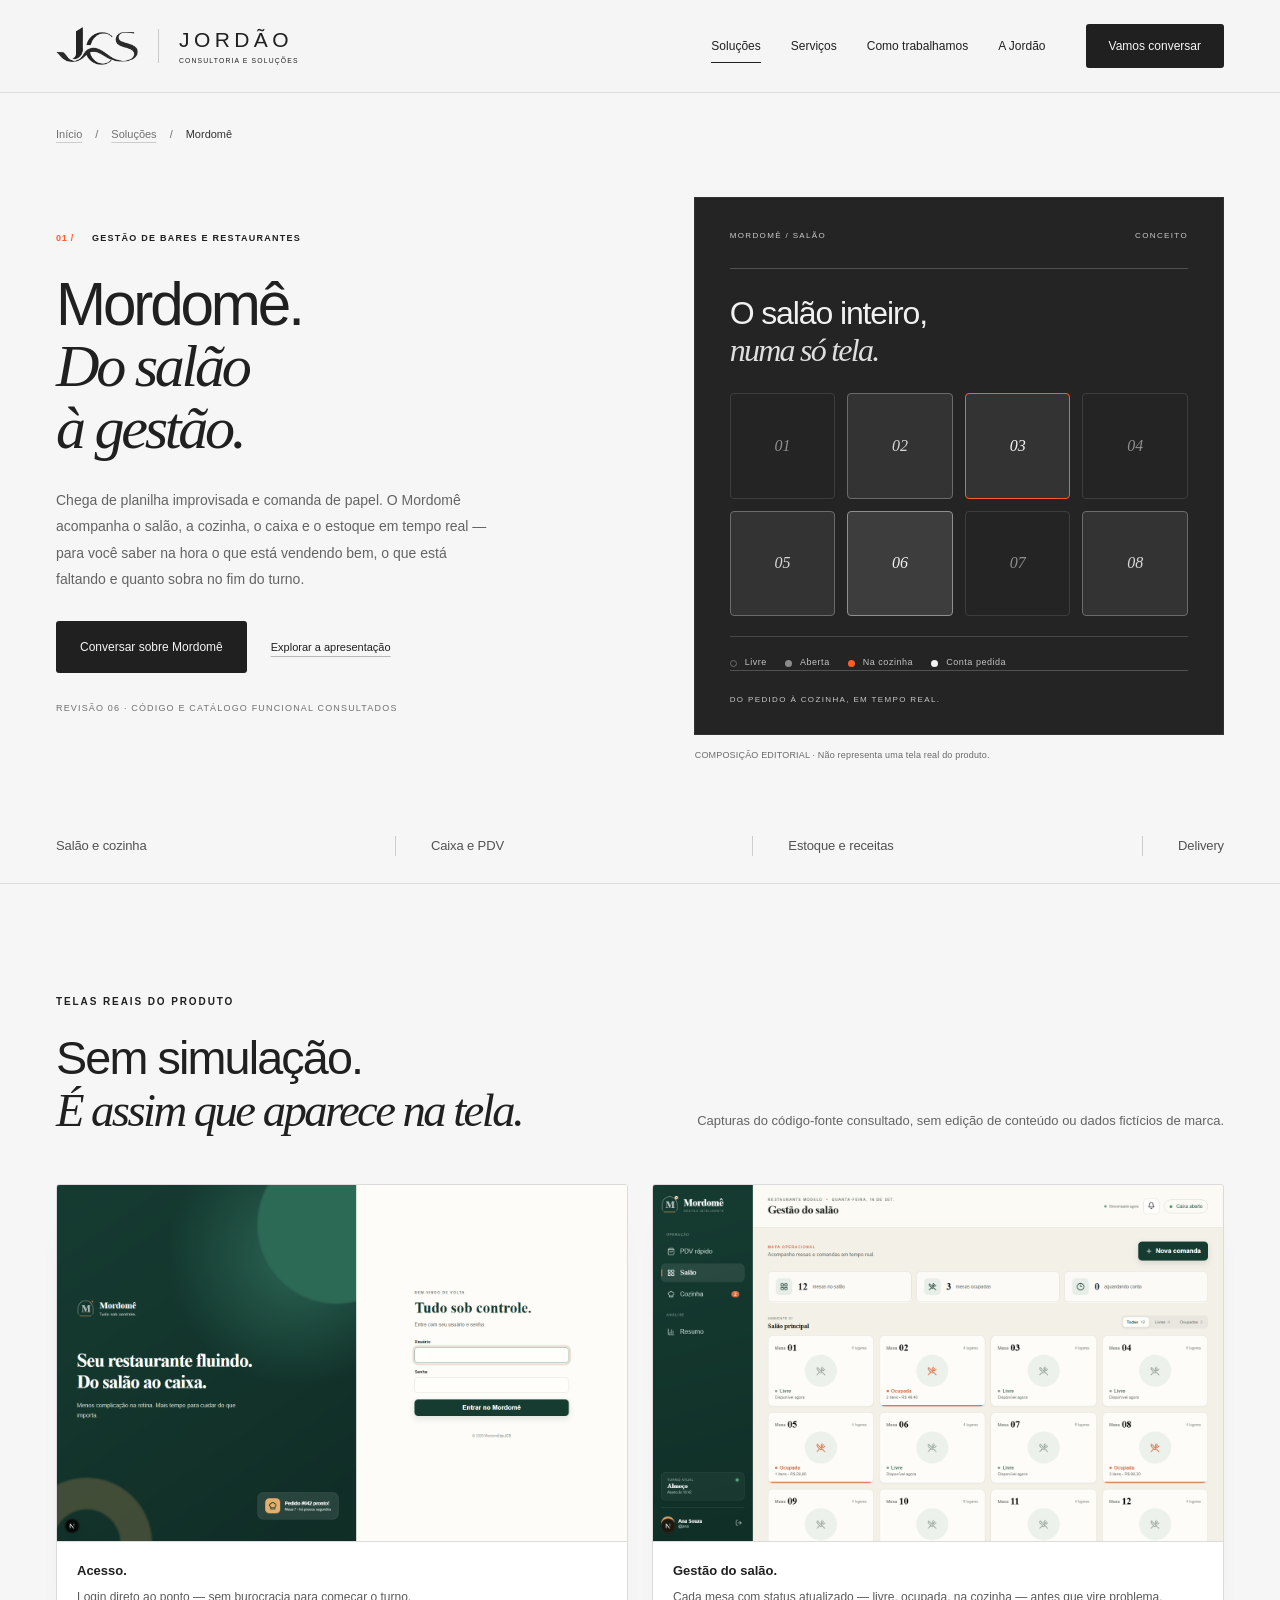
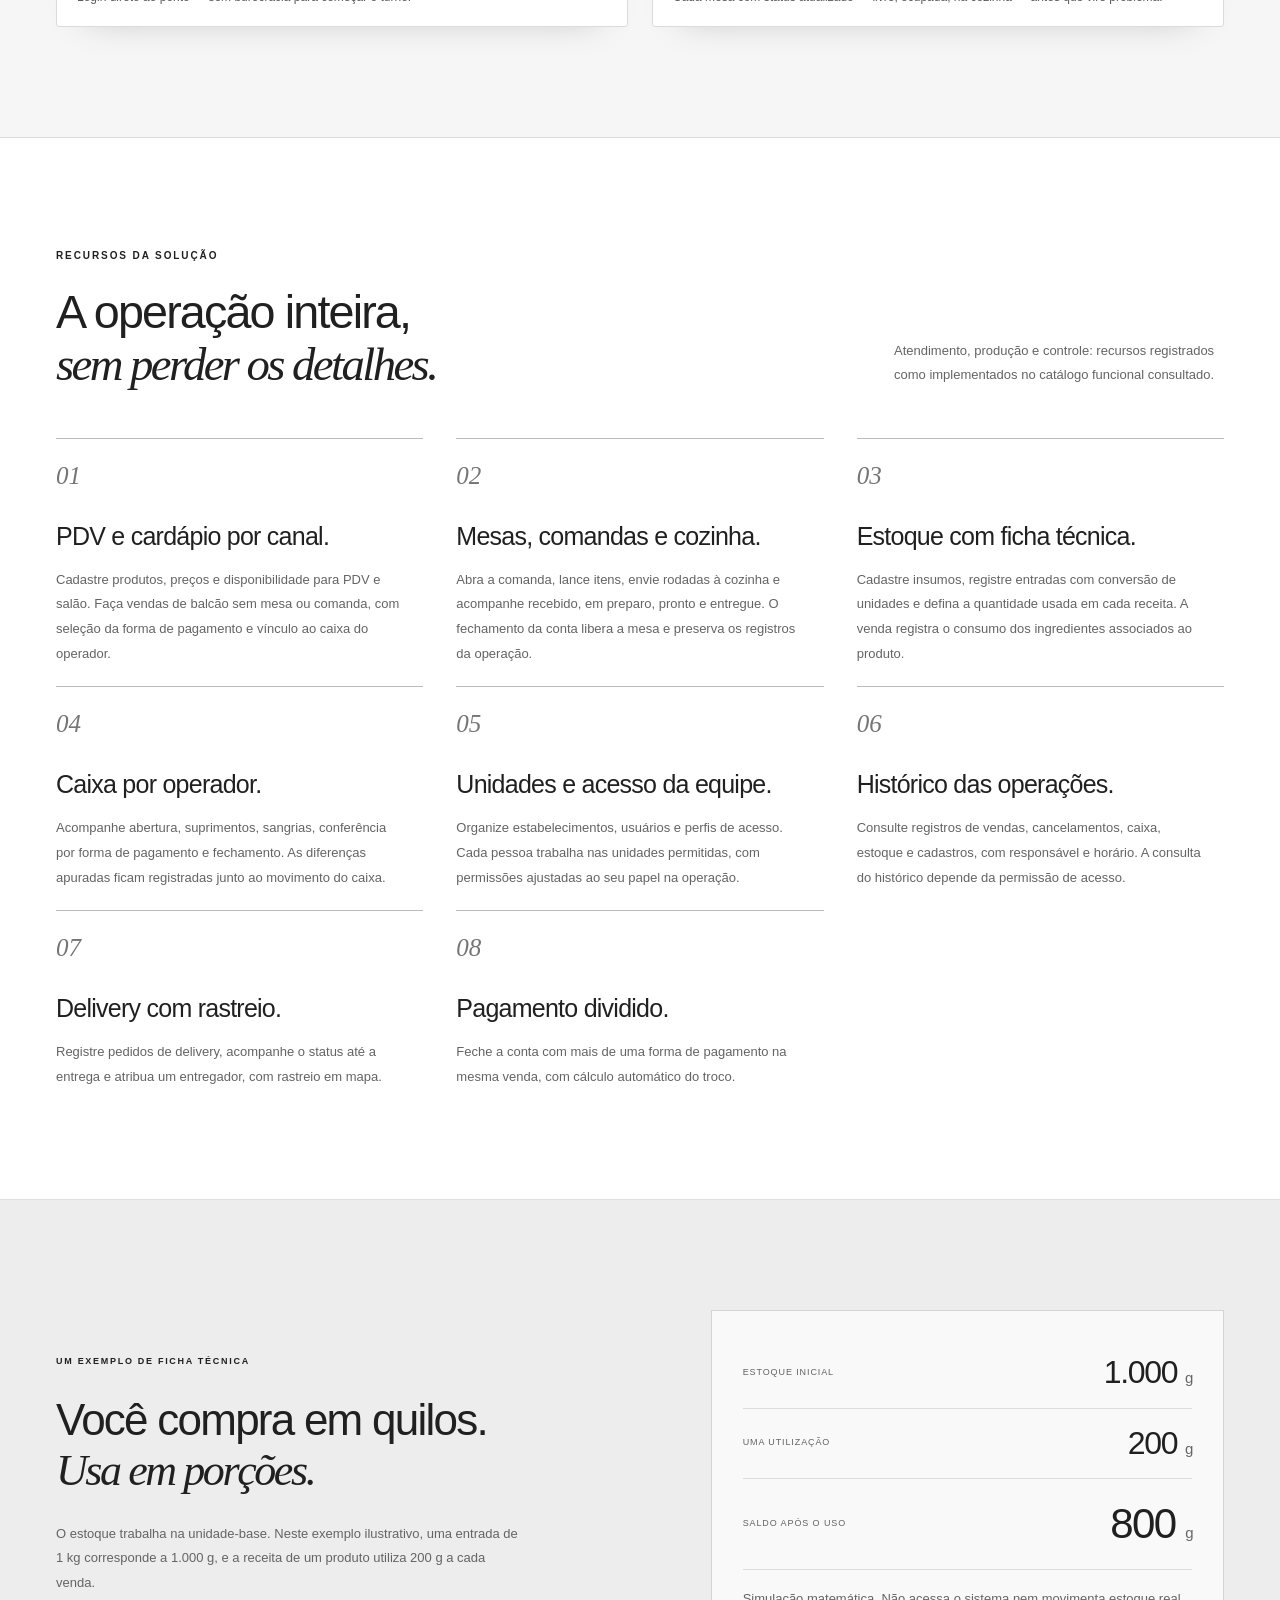
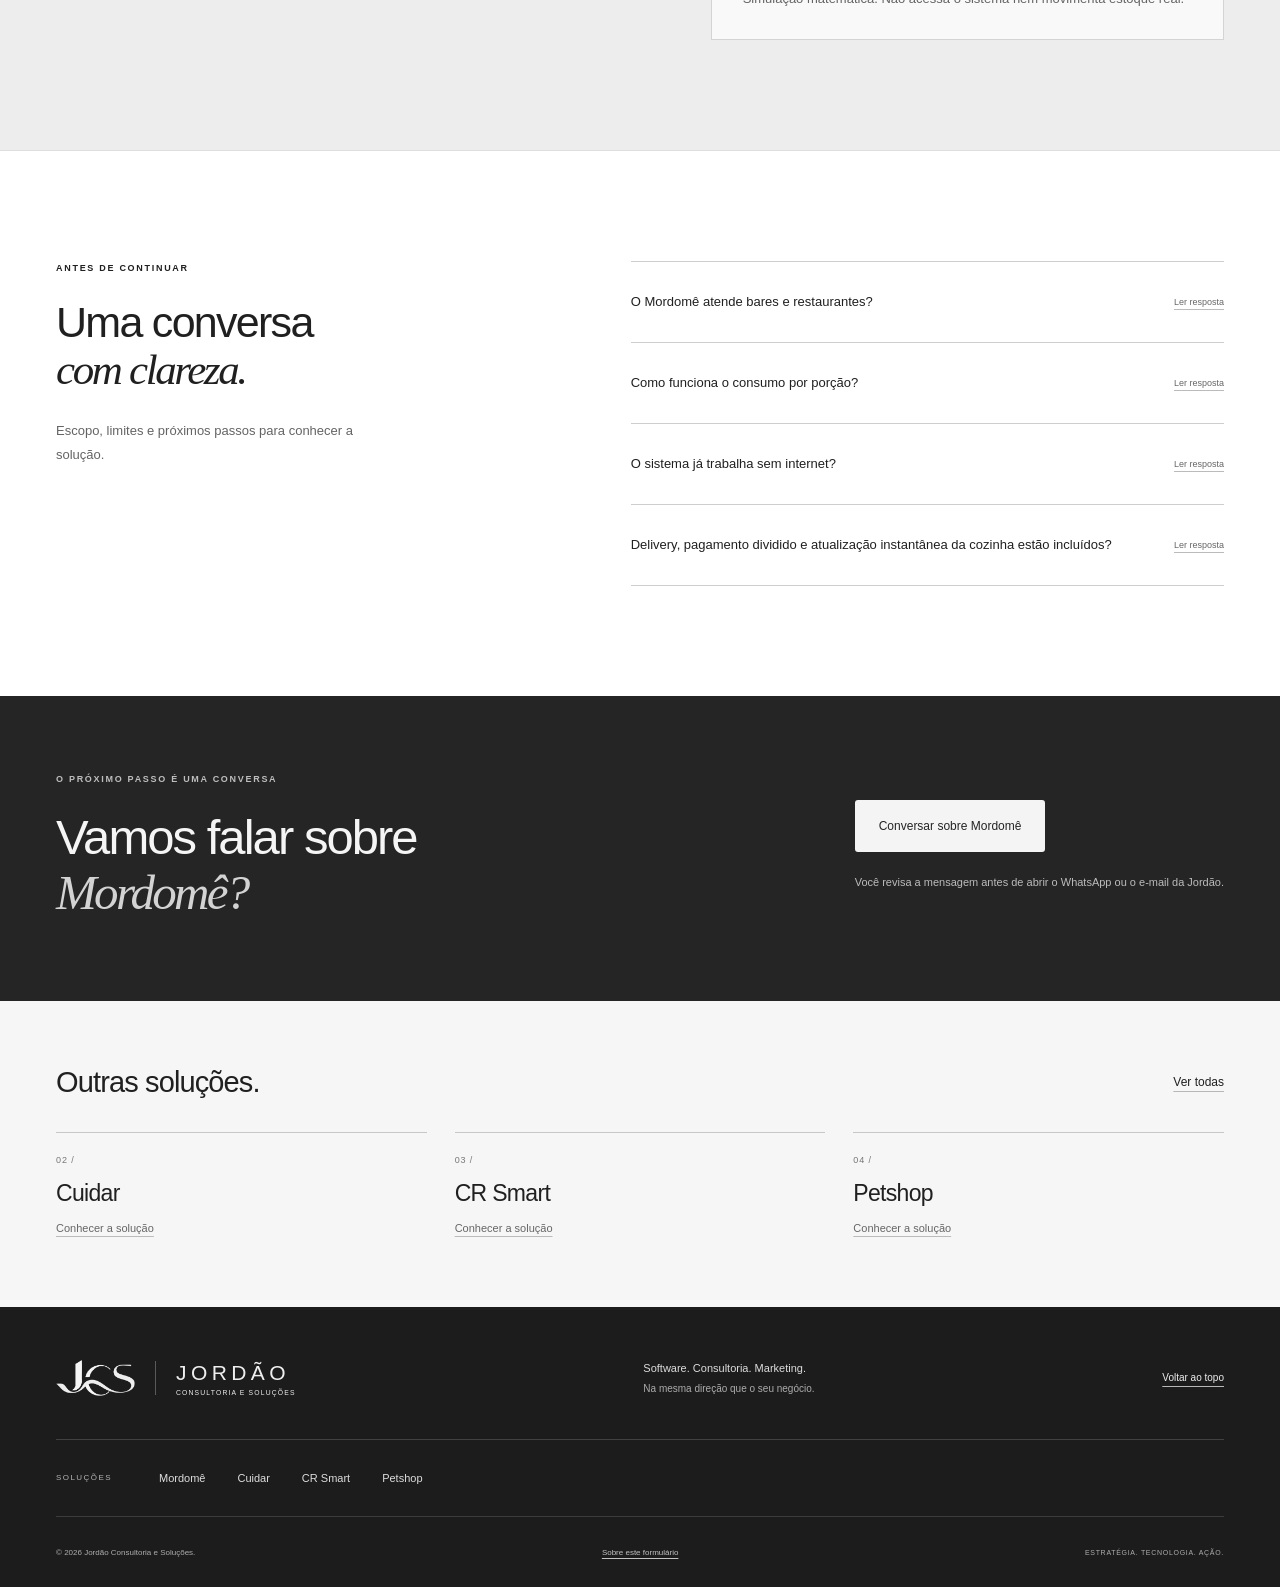
<file: mordome.html>
<!DOCTYPE html>

<html lang="pt-BR"><head><meta content="Jordão — revisão 04 / páginas de soluções" name="generator"/>
<meta charset="utf-8"/>
<meta content="width=device-width, initial-scale=1" name="viewport"/>
<meta content="#f6f6f6" name="theme-color"/>
<meta content="Chega de planilha improvisada e comanda de papel. Acompanhe salão, cozinha, caixa e estoque em tempo real e saiba, na hora, o que está vendendo bem, o que está faltando e quanto sobra no fim do turno." name="description"/>
<meta content="website" property="og:type"/>
<meta content="pt_BR" property="og:locale"/>
<meta content="Mordomê — Jordão Consultoria e Soluções" property="og:title"/>
<meta content="Chega de planilha improvisada e comanda de papel. Acompanhe salão, cozinha, caixa e estoque em tempo real e saiba, na hora, o que está vendendo bem, o que está faltando e quanto sobra no fim do turno." property="og:description"/>
<title>Mordomê — Jordão Consultoria e Soluções</title>
<link href="assets/favicon.png" rel="icon" type="image/png"/>
<link href="styles.css" rel="stylesheet"/><link href="solucoes.css" rel="stylesheet"/>
<script defer="" src="config.js"></script>
<script defer="" src="script.js"></script><script defer="" src="solucoes.js"></script>
</head><body data-page="mordome"><a class="skip-link" href="#conteudo">Pular para o conteúdo</a><header class="header" id="topo">
<div class="container header-inner">
<a aria-label="Jordão Consultoria e Soluções — início" class="brand" href="index.html#inicio">
<img alt="" class="brand-logo" height="497" src="assets/logo-jcs-escuro.png" width="1097"/>
<span aria-hidden="true" class="brand-divider"></span>
<span class="brand-name">JORDÃO<span>CONSULTORIA E SOLUÇÕES</span></span>
</a>
<button aria-controls="navegacao" aria-expanded="false" aria-label="Abrir menu" class="menu-toggle" type="button">
<span></span><span></span>
</button>
<nav aria-label="Navegação principal" class="nav" id="navegacao"><a aria-current="location" href="solucoes.html">Soluções</a><a href="index.html#solucoes">Serviços</a><a href="index.html#metodo">Como trabalhamos</a><a href="index.html#sobre">A Jordão</a><a class="button button-dark nav-cta" href="index.html#contato">Vamos conversar</a></nav>
</div>
</header><main class="product-page" id="conteudo"><div class="container"><nav aria-label="Caminho de navegação" class="breadcrumb"><a href="index.html">Início</a><span aria-hidden="true">/</span><a href="solucoes.html">Soluções</a><span aria-hidden="true">/</span><span aria-current="page">Mordomê</span></nav></div><section aria-labelledby="product-title" class="product-hero" id="apresentacao"><div class="container product-hero-grid"><div class="product-copy"><p class="eyebrow"><span class="section-index">01 /</span> GESTÃO DE BARES E RESTAURANTES</p><h1 id="product-title">Mordomê.<br/><em>Do salão<br/>à gestão.</em></h1><p class="product-description">Chega de planilha improvisada e comanda de papel. O Mordomê acompanha o salão, a cozinha, o caixa e o estoque em tempo real — para você saber na hora o que está vendendo bem, o que está faltando e quanto sobra no fim do turno.</p><div class="product-actions"><a class="button button-dark" href="index.html?solucao=mordome#contato">Conversar sobre Mordomê</a><a class="text-link" href="#recursos">Explorar a apresentação</a></div><p class="review-label">REVISÃO 06 · CÓDIGO E CATÁLOGO FUNCIONAL CONSULTADOS</p></div><figure class="product-visual"><div class="concept-panel floor-panel"><div class="concept-top"><span>MORDOMÊ / SALÃO</span><span>CONCEITO</span></div><h2 class="concept-title">O salão inteiro,<br/><em>numa só tela.</em></h2><div aria-hidden="true" class="floor-grid"><span class="floor-table is-free">01</span><span class="floor-table is-open">02</span><span class="floor-table is-kitchen">03</span><span class="floor-table is-free">04</span><span class="floor-table is-open">05</span><span class="floor-table is-bill">06</span><span class="floor-table is-free">07</span><span class="floor-table is-open">08</span></div><div aria-hidden="true" class="floor-legend"><span><i></i>Livre</span><span><i></i>Aberta</span><span><i></i>Na cozinha</span><span><i></i>Conta pedida</span></div><div class="concept-baseline"><span>DO PEDIDO À COZINHA, EM TEMPO REAL.</span></div></div><figcaption>COMPOSIÇÃO EDITORIAL · Não representa uma tela real do produto.</figcaption></figure></div><div class="container"><div aria-label="Temas da solução" class="product-topics"><span>Salão e cozinha</span><span>Caixa e PDV</span><span>Estoque e receitas</span><span>Delivery</span></div></div></section><section aria-labelledby="screens-title" class="section product-screens" id="telas"><div class="container"><div class="section-heading"><div><p class="eyebrow">TELAS REAIS DO PRODUTO</p><h2 id="screens-title">Sem simulação.<br/><em>É assim que aparece na tela.</em></h2></div><p class="section-intro">Capturas do código-fonte consultado, sem edição de conteúdo ou dados fictícios de marca.</p></div><div class="screens-grid"><figure class="screen-card"><img alt="Tela de login do Mordomê, com o formulário de acesso por usuário e senha." height="900" loading="lazy" src="assets/mordome-tela-login.png" width="1440"/><figcaption><strong>Acesso.</strong> Login direto ao ponto — sem burocracia para começar o turno.</figcaption></figure><figure class="screen-card"><img alt="Tela de gestão do salão do Mordomê, com o mapa de mesas mostrando status livre e ocupada em tempo real." height="900" loading="lazy" src="assets/mordome-tela-salao.png" width="1440"/><figcaption><strong>Gestão do salão.</strong> Cada mesa com status atualizado — livre, ocupada, na cozinha — antes que vire problema.</figcaption></figure></div></div></section><section aria-labelledby="features-title" class="section product-features" id="recursos"><div class="container"><div class="section-heading"><div><p class="eyebrow">RECURSOS DA SOLUÇÃO</p><h2 id="features-title">A operação inteira,<br/><em>sem perder os detalhes.</em></h2></div><p class="section-intro feature-intro">Atendimento, produção e controle: recursos registrados como implementados no catálogo funcional consultado.</p></div><div class="feature-grid"><article class="feature-card"><span class="feature-number">01</span><h3>PDV e cardápio por canal.</h3><p>Cadastre produtos, preços e disponibilidade para PDV e salão. Faça vendas de balcão sem mesa ou comanda, com seleção da forma de pagamento e vínculo ao caixa do operador.</p></article><article class="feature-card"><span class="feature-number">02</span><h3>Mesas, comandas e cozinha.</h3><p>Abra a comanda, lance itens, envie rodadas à cozinha e acompanhe recebido, em preparo, pronto e entregue. O fechamento da conta libera a mesa e preserva os registros da operação.</p></article><article class="feature-card"><span class="feature-number">03</span><h3>Estoque com ficha técnica.</h3><p>Cadastre insumos, registre entradas com conversão de unidades e defina a quantidade usada em cada receita. A venda registra o consumo dos ingredientes associados ao produto.</p></article><article class="feature-card"><span class="feature-number">04</span><h3>Caixa por operador.</h3><p>Acompanhe abertura, suprimentos, sangrias, conferência por forma de pagamento e fechamento. As diferenças apuradas ficam registradas junto ao movimento do caixa.</p></article><article class="feature-card"><span class="feature-number">05</span><h3>Unidades e acesso da equipe.</h3><p>Organize estabelecimentos, usuários e perfis de acesso. Cada pessoa trabalha nas unidades permitidas, com permissões ajustadas ao seu papel na operação.</p></article><article class="feature-card"><span class="feature-number">06</span><h3>Histórico das operações.</h3><p>Consulte registros de vendas, cancelamentos, caixa, estoque e cadastros, com responsável e horário. A consulta do histórico depende da permissão de acesso.</p></article><article class="feature-card"><span class="feature-number">07</span><h3>Delivery com rastreio.</h3><p>Registre pedidos de delivery, acompanhe o status até a entrega e atribua um entregador, com rastreio em mapa.</p></article><article class="feature-card"><span class="feature-number">08</span><h3>Pagamento dividido.</h3><p>Feche a conta com mais de uma forma de pagamento na mesma venda, com cálculo automático do troco.</p></article></div></div></section><section aria-labelledby="use-title" class="use-section section"><div class="container use-grid"><div><p class="eyebrow">UM EXEMPLO DE FICHA TÉCNICA</p><h2 id="use-title">Você compra em quilos.<br/><em>Usa em porções.</em></h2><p>O estoque trabalha na unidade-base. Neste exemplo ilustrativo, uma entrada de 1 kg corresponde a 1.000 g, e a receita de um produto utiliza 200 g a cada venda.</p></div><div class="equation-card"><div><span>ESTOQUE INICIAL</span><strong>1.000 <small>g</small></strong></div><div><span>UMA UTILIZAÇÃO</span><strong>200 <small>g</small></strong></div><div class="equation-total"><span>SALDO APÓS O USO</span><strong>800 <small>g</small></strong></div><p>Simulação matemática. Não acessa o sistema nem movimenta estoque real.</p></div></div></section><section aria-labelledby="faq-title" class="section faq-section"><div class="container faq-grid"><div><p class="eyebrow">ANTES DE CONTINUAR</p><h2 id="faq-title">Uma conversa<br/><em>com clareza.</em></h2><p>Escopo, limites e próximos passos para conhecer a solução.</p></div><div class="faq-list"><details class="faq-item"><summary><span>O Mordomê atende bares e restaurantes?</span><span class="detail-state"><span class="closed-text">Ler resposta</span><span class="open-text">Fechar</span></span></summary><p>Sim. O produto foi desenvolvido para essa operação, com PDV, salão, comandas, cozinha, caixa e controle de insumos. O escopo da implantação deve ser alinhado com a Jordão.</p></details><details class="faq-item"><summary><span>Como funciona o consumo por porção?</span><span class="detail-state"><span class="closed-text">Ler resposta</span><span class="open-text">Fechar</span></span></summary><p>A ficha técnica informa a quantidade em gramas, mililitros ou unidades usada por produto. O catálogo funcional registra a baixa automática na venda. O exemplo desta página é apenas uma simulação matemática, sem conexão a um estoque real.</p></details><details class="faq-item"><summary><span>O sistema já trabalha sem internet?</span><span class="detail-state"><span class="closed-text">Ler resposta</span><span class="open-text">Fechar</span></span></summary><p>A operação híbrida com servidor local e sincronização, chamada Mordomê Continuidade, está documentada como proposta futura. Esta página não anuncia funcionamento offline como recurso disponível.</p></details><details class="faq-item"><summary><span>Delivery, pagamento dividido e atualização instantânea da cozinha estão incluídos?</span><span class="detail-state"><span class="closed-text">Ler resposta</span><span class="open-text">Fechar</span></span></summary><p>Delivery com rastreio e pagamento dividido já fazem parte da solução. A atualização da cozinha por push segue como planejada; hoje a fila é atualizada por consulta. Consulte o escopo disponível para a sua implantação.</p></details></div></div></section><section aria-labelledby="product-cta-title" class="product-cta"><div class="container product-cta-grid"><div><p class="eyebrow">O PRÓXIMO PASSO É UMA CONVERSA</p><h2 id="product-cta-title">Vamos falar sobre<br/><em>Mordomê?</em></h2></div><div><a class="button button-light" href="index.html?solucao=mordome#contato">Conversar sobre Mordomê</a><p>Você revisa a mensagem antes de abrir o WhatsApp ou o e-mail da Jordão.</p></div></div></section><section aria-labelledby="related-title" class="section related-section"><div class="container"><div class="related-heading"><h2 id="related-title">Outras soluções.</h2><a class="text-link" href="solucoes.html">Ver todas</a></div><div class="related-grid"><a href="cuidar.html"><span>02 /</span><strong>Cuidar</strong><small>Conhecer a solução</small></a><a href="venda-de-celular.html"><span>03 /</span><strong>CR Smart</strong><small>Conhecer a solução</small></a><a href="petshop.html"><span>04 /</span><strong>Petshop</strong><small>Conhecer a solução</small></a></div></div></section></main><footer class="footer"><div class="container"><div class="footer-top"><a aria-label="Jordão — voltar ao início" class="brand footer-brand" href="index.html#inicio"><img alt="" class="brand-logo" height="497" src="assets/logo-jcs-claro.png" width="1097"/><span aria-hidden="true" class="brand-divider"></span><span class="brand-name">JORDÃO<span>CONSULTORIA E SOLUÇÕES</span></span></a><p>Software. Consultoria. Marketing.<br/><span>Na mesma direção que o seu negócio.</span></p><a class="back-top" href="#topo">Voltar ao topo </a></div><nav aria-label="Soluções Jordão" class="footer-solutions"><span>SOLUÇÕES</span><a href="mordome.html">Mordomê</a><a href="cuidar.html">Cuidar</a><a href="venda-de-celular.html">CR Smart</a><a href="petshop.html">Petshop</a></nav><div class="footer-bottom"><p>© <span id="year">2026</span> Jordão Consultoria e Soluções.</p><button class="plain-button" id="privacy-button" type="button">Sobre este formulário</button><span>ESTRATÉGIA. TECNOLOGIA. AÇÃO.</span></div></div></footer><dialog aria-labelledby="message-title" class="dialog" id="message-dialog"><div class="dialog-content"><button aria-label="Fechar prévia da mensagem" class="dialog-close" data-close-dialog="" type="button"><svg aria-hidden="true" class="ui-icon" fill="none" focusable="false" height="16" stroke="currentColor" stroke-linecap="round" stroke-linejoin="round" stroke-width="1.5" viewbox="0 0 24 24" width="16"><path d="m6 6 12 12M6 18 18 6"></path></svg></button><p class="eyebrow">VAMOS CONVERSAR</p><h2 id="message-title">O primeiro passo<br/><em>está aqui.</em></h2><p class="dialog-description">Confira o resumo da sua mensagem antes de continuar.</p><pre class="message-preview" id="message-preview"></pre><p class="dialog-note" id="channel-note"></p><div class="dialog-actions"><a class="button button-dark" hidden="" href="#" id="send-message" rel="noopener noreferrer" target="_blank">Abrir WhatsApp </a><button class="button button-outline" id="copy-message" type="button">Copiar mensagem </button></div><p aria-live="polite" class="copy-status" id="copy-status" role="status"></p></div></dialog><dialog aria-labelledby="privacy-title" class="dialog privacy-dialog" id="privacy-dialog"><div class="dialog-content"><button aria-label="Fechar informações do formulário" class="dialog-close" data-close-dialog="" type="button"><svg aria-hidden="true" class="ui-icon" fill="none" focusable="false" height="16" stroke="currentColor" stroke-linecap="round" stroke-linejoin="round" stroke-width="1.5" viewbox="0 0 24 24" width="16"><path d="m6 6 12 12M6 18 18 6"></path></svg></button><p class="eyebrow">TRANSPARÊNCIA</p><h2 id="privacy-title">Sobre este<br/><em>formulário.</em></h2><p>O formulário prepara uma mensagem no seu próprio navegador. Este site não envia os campos para um servidor, não os salva em uma base de dados e não usa ferramentas de análise ou cookies de rastreamento.</p><p>O envio ao WhatsApp ou ao seu aplicativo de e-mail só é iniciado quando você escolhe abrir o canal configurado. A confirmação final de envio acontece nesse serviço, sujeito às regras dele.</p><p>Não inclua senhas, documentos ou dados confidenciais. O botão de copiar transfere apenas a mensagem preparada para a área de transferência do seu dispositivo.</p><p class="dialog-note">Esta é uma prévia do site. Os contatos e as informações institucionais serão revisados antes da publicação.</p><button class="button button-dark" data-close-dialog="" type="button">Entendi </button></div></dialog></body></html>
</file>
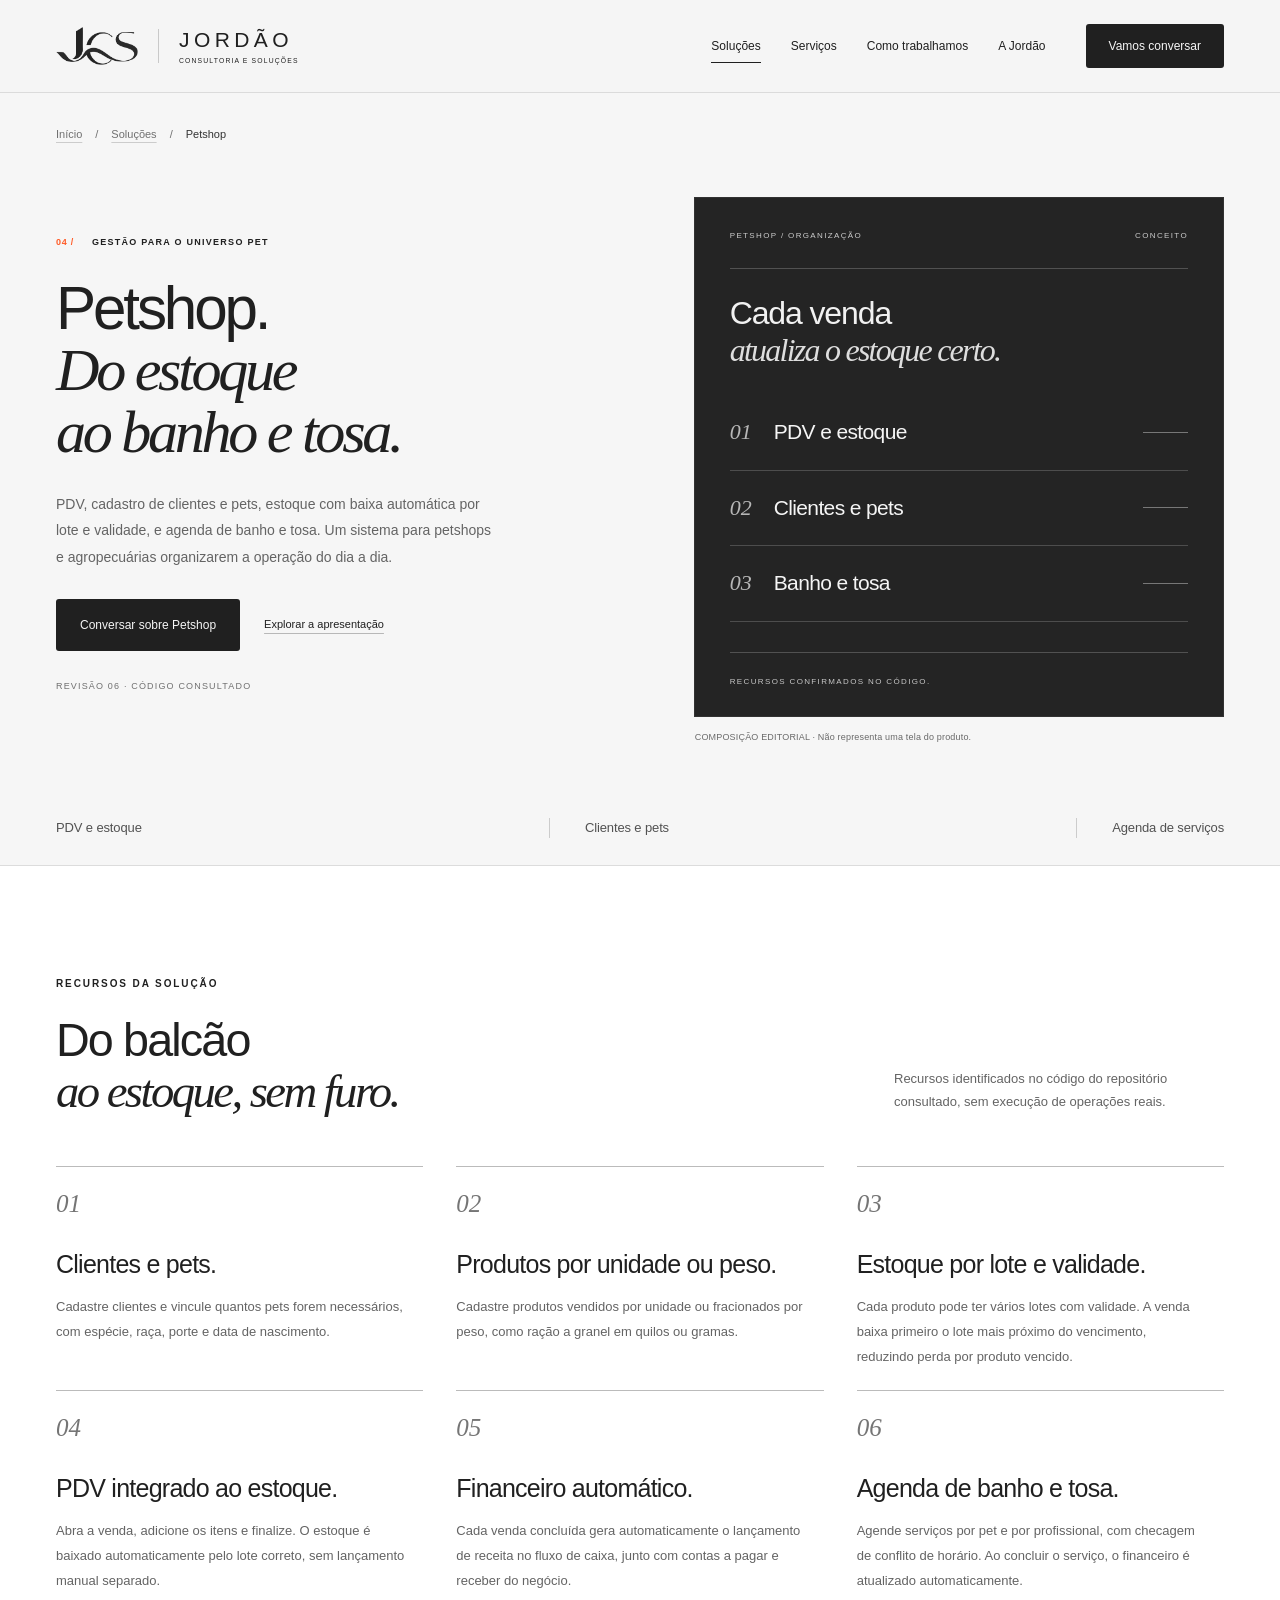
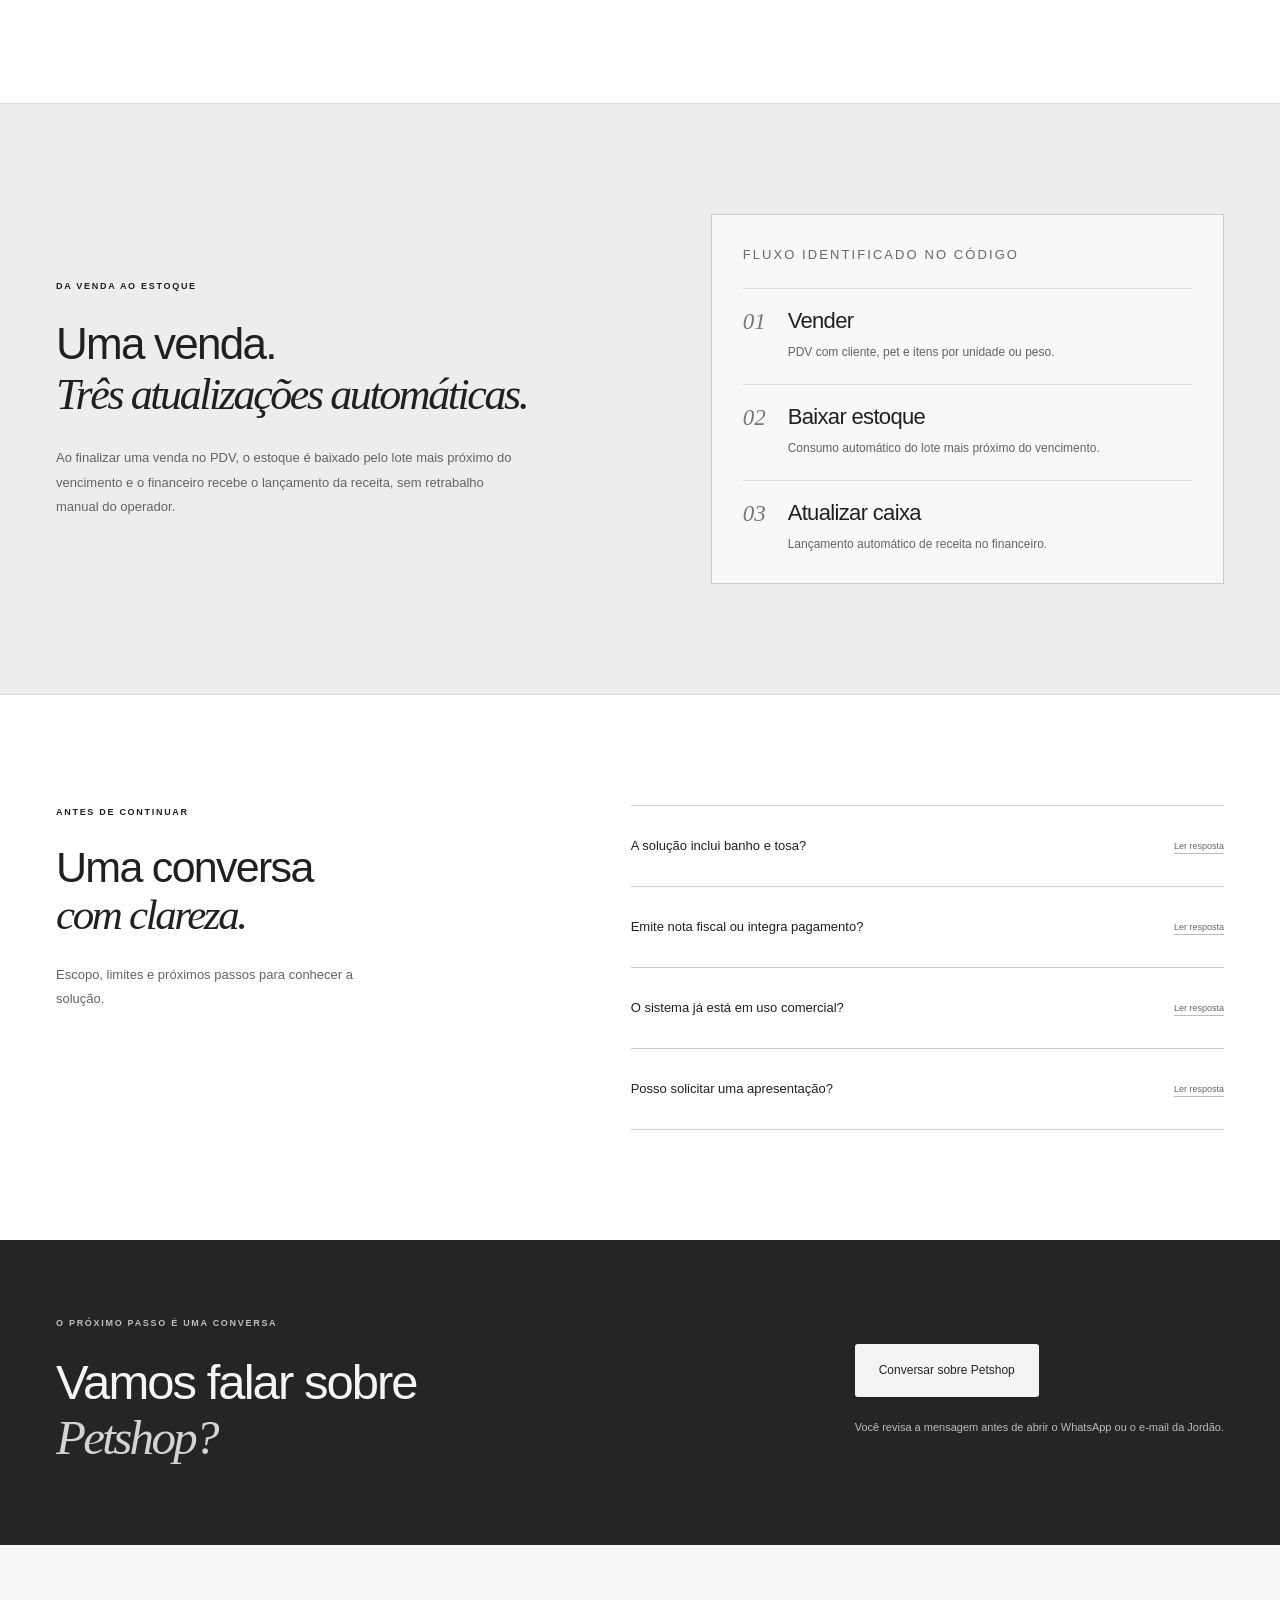
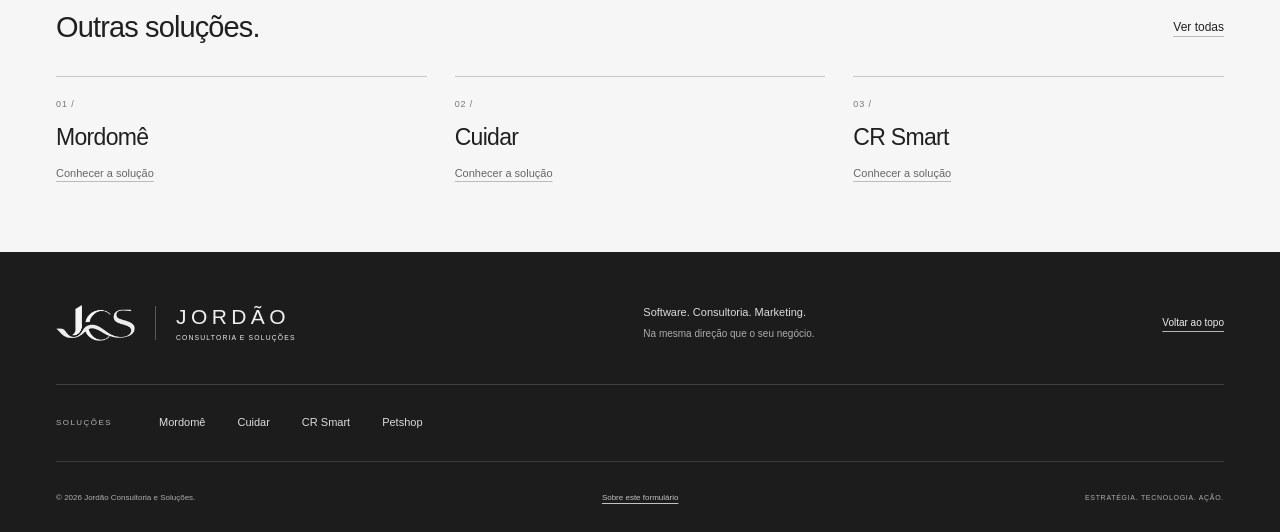
<file: petshop.html>
<!DOCTYPE html>

<html lang="pt-BR"><head><meta content="Jordão — revisão 04 / páginas de soluções" name="generator"/>
<meta charset="utf-8"/>
<meta content="width=device-width, initial-scale=1" name="viewport"/>
<meta content="#f6f6f6" name="theme-color"/>
<meta content="PDV, estoque com baixa automática por lote e validade, e agenda de banho e tosa em um só sistema para petshops e agropecuárias." name="description"/>
<meta content="website" property="og:type"/>
<meta content="pt_BR" property="og:locale"/>
<meta content="Petshop — Jordão Consultoria e Soluções" property="og:title"/>
<meta content="PDV, estoque com baixa automática por lote e validade, e agenda de banho e tosa em um só sistema para petshops e agropecuárias." property="og:description"/>
<title>Petshop — Jordão Consultoria e Soluções</title>
<link href="assets/favicon.png" rel="icon" type="image/png"/>
<link href="styles.css" rel="stylesheet"/><link href="solucoes.css" rel="stylesheet"/>
<script defer="" src="config.js"></script>
<script defer="" src="script.js"></script><script defer="" src="solucoes.js"></script>
</head><body data-page="petshop"><a class="skip-link" href="#conteudo">Pular para o conteúdo</a><header class="header" id="topo">
<div class="container header-inner">
<a aria-label="Jordão Consultoria e Soluções — início" class="brand" href="index.html#inicio">
<img alt="" class="brand-logo" height="497" src="assets/logo-jcs-escuro.png" width="1097"/>
<span aria-hidden="true" class="brand-divider"></span>
<span class="brand-name">JORDÃO<span>CONSULTORIA E SOLUÇÕES</span></span>
</a>
<button aria-controls="navegacao" aria-expanded="false" aria-label="Abrir menu" class="menu-toggle" type="button">
<span></span><span></span>
</button>
<nav aria-label="Navegação principal" class="nav" id="navegacao"><a aria-current="location" href="solucoes.html">Soluções</a><a href="index.html#solucoes">Serviços</a><a href="index.html#metodo">Como trabalhamos</a><a href="index.html#sobre">A Jordão</a><a class="button button-dark nav-cta" href="index.html#contato">Vamos conversar</a></nav>
</div>
</header><main class="product-page" id="conteudo"><div class="container"><nav aria-label="Caminho de navegação" class="breadcrumb"><a href="index.html">Início</a><span aria-hidden="true">/</span><a href="solucoes.html">Soluções</a><span aria-hidden="true">/</span><span aria-current="page">Petshop</span></nav></div><section aria-labelledby="product-title" class="product-hero" id="apresentacao"><div class="container product-hero-grid"><div class="product-copy"><p class="eyebrow"><span class="section-index">04 /</span> GESTÃO PARA O UNIVERSO PET</p><h1 id="product-title">Petshop.<br/><em>Do estoque<br/>ao banho e tosa.</em></h1><p class="product-description">PDV, cadastro de clientes e pets, estoque com baixa automática por lote e validade, e agenda de banho e tosa. Um sistema para petshops e agropecuárias organizarem a operação do dia a dia.</p><div class="product-actions"><a class="button button-dark" href="index.html?solucao=petshop#contato">Conversar sobre Petshop</a><a class="text-link" href="#recursos">Explorar a apresentação</a></div><p class="review-label">REVISÃO 06 · CÓDIGO CONSULTADO</p></div><figure class="product-visual"><div class="concept-panel pet-panel"><div class="concept-top"><span>PETSHOP / ORGANIZAÇÃO</span><span>CONCEITO</span></div><h2 class="concept-title">Cada venda<br/><em>atualiza o estoque certo.</em></h2><div class="pet-ledger"><div><span>01</span><strong>PDV e estoque</strong><span class="ledger-line"></span></div><div><span>02</span><strong>Clientes e pets</strong><span class="ledger-line"></span></div><div><span>03</span><strong>Banho e tosa</strong><span class="ledger-line"></span></div></div><div class="concept-baseline"><span>RECURSOS CONFIRMADOS NO CÓDIGO.</span></div></div><figcaption>COMPOSIÇÃO EDITORIAL · Não representa uma tela do produto.</figcaption></figure></div><div class="container"><div aria-label="Temas da solução" class="product-topics"><span>PDV e estoque</span><span>Clientes e pets</span><span>Agenda de serviços</span></div></div></section><section aria-labelledby="features-title" class="section product-features" id="recursos"><div class="container"><div class="section-heading"><div><p class="eyebrow">RECURSOS DA SOLUÇÃO</p><h2 id="features-title">Do balcão<br/><em>ao estoque, sem furo.</em></h2></div><p class="section-intro feature-intro">Recursos identificados no código do repositório consultado, sem execução de operações reais.</p></div><div class="feature-grid"><article class="feature-card"><span class="feature-number">01</span><h3>Clientes e pets.</h3><p>Cadastre clientes e vincule quantos pets forem necessários, com espécie, raça, porte e data de nascimento.</p></article><article class="feature-card"><span class="feature-number">02</span><h3>Produtos por unidade ou peso.</h3><p>Cadastre produtos vendidos por unidade ou fracionados por peso, como ração a granel em quilos ou gramas.</p></article><article class="feature-card"><span class="feature-number">03</span><h3>Estoque por lote e validade.</h3><p>Cada produto pode ter vários lotes com validade. A venda baixa primeiro o lote mais próximo do vencimento, reduzindo perda por produto vencido.</p></article><article class="feature-card"><span class="feature-number">04</span><h3>PDV integrado ao estoque.</h3><p>Abra a venda, adicione os itens e finalize. O estoque é baixado automaticamente pelo lote correto, sem lançamento manual separado.</p></article><article class="feature-card"><span class="feature-number">05</span><h3>Financeiro automático.</h3><p>Cada venda concluída gera automaticamente o lançamento de receita no fluxo de caixa, junto com contas a pagar e receber do negócio.</p></article><article class="feature-card"><span class="feature-number">06</span><h3>Agenda de banho e tosa.</h3><p>Agende serviços por pet e por profissional, com checagem de conflito de horário. Ao concluir o serviço, o financeiro é atualizado automaticamente.</p></article></div></div></section><section aria-labelledby="use-title" class="use-section section"><div class="container use-grid"><div><p class="eyebrow">DA VENDA AO ESTOQUE</p><h2 id="use-title">Uma venda.<br/><em>Três atualizações automáticas.</em></h2><p>Ao finalizar uma venda no PDV, o estoque é baixado pelo lote mais próximo do vencimento e o financeiro recebe o lançamento da receita, sem retrabalho manual do operador.</p></div><div class="workflow-card"><p class="small-label">FLUXO IDENTIFICADO NO CÓDIGO</p><div><span>01</span><div><h3>Vender</h3><p>PDV com cliente, pet e itens por unidade ou peso.</p></div></div><div><span>02</span><div><h3>Baixar estoque</h3><p>Consumo automático do lote mais próximo do vencimento.</p></div></div><div><span>03</span><div><h3>Atualizar caixa</h3><p>Lançamento automático de receita no financeiro.</p></div></div></div></div></section><section aria-labelledby="faq-title" class="section faq-section"><div class="container faq-grid"><div><p class="eyebrow">ANTES DE CONTINUAR</p><h2 id="faq-title">Uma conversa<br/><em>com clareza.</em></h2><p>Escopo, limites e próximos passos para conhecer a solução.</p></div><div class="faq-list"><details class="faq-item"><summary><span>A solução inclui banho e tosa?</span><span class="detail-state"><span class="closed-text">Ler resposta</span><span class="open-text">Fechar</span></span></summary><p>Sim. É possível cadastrar serviços e profissionais e agendar por pet, com checagem de conflito de horário e atualização automática do financeiro ao concluir.</p></details><details class="faq-item"><summary><span>Emite nota fiscal ou integra pagamento?</span><span class="detail-state"><span class="closed-text">Ler resposta</span><span class="open-text">Fechar</span></span></summary><p>Não. Não há emissão de nota fiscal nem gateway de pagamento no sistema. A forma de pagamento é apenas um registro interno da venda, sem processamento real.</p></details><details class="faq-item"><summary><span>O sistema já está em uso comercial?</span><span class="detail-state"><span class="closed-text">Ler resposta</span><span class="open-text">Fechar</span></span></summary><p>O código consultado ainda está em desenvolvimento, sem confirmação de implantação em produção. O escopo disponível para sua operação deve ser alinhado diretamente com a Jordão.</p></details><details class="faq-item"><summary><span>Posso solicitar uma apresentação?</span><span class="detail-state"><span class="closed-text">Ler resposta</span><span class="open-text">Fechar</span></span></summary><p>Você pode preparar uma conversa sobre a solução Petshop. A Jordão poderá confirmar o escopo disponível e a forma de apresentação do produto.</p></details></div></div></section><section aria-labelledby="product-cta-title" class="product-cta"><div class="container product-cta-grid"><div><p class="eyebrow">O PRÓXIMO PASSO É UMA CONVERSA</p><h2 id="product-cta-title">Vamos falar sobre<br/><em>Petshop?</em></h2></div><div><a class="button button-light" href="index.html?solucao=petshop#contato">Conversar sobre Petshop</a><p>Você revisa a mensagem antes de abrir o WhatsApp ou o e-mail da Jordão.</p></div></div></section><section aria-labelledby="related-title" class="section related-section"><div class="container"><div class="related-heading"><h2 id="related-title">Outras soluções.</h2><a class="text-link" href="solucoes.html">Ver todas</a></div><div class="related-grid"><a href="mordome.html"><span>01 /</span><strong>Mordomê</strong><small>Conhecer a solução</small></a><a href="cuidar.html"><span>02 /</span><strong>Cuidar</strong><small>Conhecer a solução</small></a><a href="venda-de-celular.html"><span>03 /</span><strong>CR Smart</strong><small>Conhecer a solução</small></a></div></div></section></main><footer class="footer"><div class="container"><div class="footer-top"><a aria-label="Jordão — voltar ao início" class="brand footer-brand" href="index.html#inicio"><img alt="" class="brand-logo" height="497" src="assets/logo-jcs-claro.png" width="1097"/><span aria-hidden="true" class="brand-divider"></span><span class="brand-name">JORDÃO<span>CONSULTORIA E SOLUÇÕES</span></span></a><p>Software. Consultoria. Marketing.<br/><span>Na mesma direção que o seu negócio.</span></p><a class="back-top" href="#topo">Voltar ao topo </a></div><nav aria-label="Soluções Jordão" class="footer-solutions"><span>SOLUÇÕES</span><a href="mordome.html">Mordomê</a><a href="cuidar.html">Cuidar</a><a href="venda-de-celular.html">CR Smart</a><a href="petshop.html">Petshop</a></nav><div class="footer-bottom"><p>© <span id="year">2026</span> Jordão Consultoria e Soluções.</p><button class="plain-button" id="privacy-button" type="button">Sobre este formulário</button><span>ESTRATÉGIA. TECNOLOGIA. AÇÃO.</span></div></div></footer><dialog aria-labelledby="message-title" class="dialog" id="message-dialog"><div class="dialog-content"><button aria-label="Fechar prévia da mensagem" class="dialog-close" data-close-dialog="" type="button"><svg aria-hidden="true" class="ui-icon" fill="none" focusable="false" height="16" stroke="currentColor" stroke-linecap="round" stroke-linejoin="round" stroke-width="1.5" viewbox="0 0 24 24" width="16"><path d="m6 6 12 12M6 18 18 6"></path></svg></button><p class="eyebrow">VAMOS CONVERSAR</p><h2 id="message-title">O primeiro passo<br/><em>está aqui.</em></h2><p class="dialog-description">Confira o resumo da sua mensagem antes de continuar.</p><pre class="message-preview" id="message-preview"></pre><p class="dialog-note" id="channel-note"></p><div class="dialog-actions"><a class="button button-dark" hidden="" href="#" id="send-message" rel="noopener noreferrer" target="_blank">Abrir WhatsApp </a><button class="button button-outline" id="copy-message" type="button">Copiar mensagem </button></div><p aria-live="polite" class="copy-status" id="copy-status" role="status"></p></div></dialog><dialog aria-labelledby="privacy-title" class="dialog privacy-dialog" id="privacy-dialog"><div class="dialog-content"><button aria-label="Fechar informações do formulário" class="dialog-close" data-close-dialog="" type="button"><svg aria-hidden="true" class="ui-icon" fill="none" focusable="false" height="16" stroke="currentColor" stroke-linecap="round" stroke-linejoin="round" stroke-width="1.5" viewbox="0 0 24 24" width="16"><path d="m6 6 12 12M6 18 18 6"></path></svg></button><p class="eyebrow">TRANSPARÊNCIA</p><h2 id="privacy-title">Sobre este<br/><em>formulário.</em></h2><p>O formulário prepara uma mensagem no seu próprio navegador. Este site não envia os campos para um servidor, não os salva em uma base de dados e não usa ferramentas de análise ou cookies de rastreamento.</p><p>O envio ao WhatsApp ou ao seu aplicativo de e-mail só é iniciado quando você escolhe abrir o canal configurado. A confirmação final de envio acontece nesse serviço, sujeito às regras dele.</p><p>Não inclua senhas, documentos ou dados confidenciais. O botão de copiar transfere apenas a mensagem preparada para a área de transferência do seu dispositivo.</p><p class="dialog-note">Esta é uma prévia do site. Os contatos e as informações institucionais serão revisados antes da publicação.</p><button class="button button-dark" data-close-dialog="" type="button">Entendi </button></div></dialog></body></html>
</file>
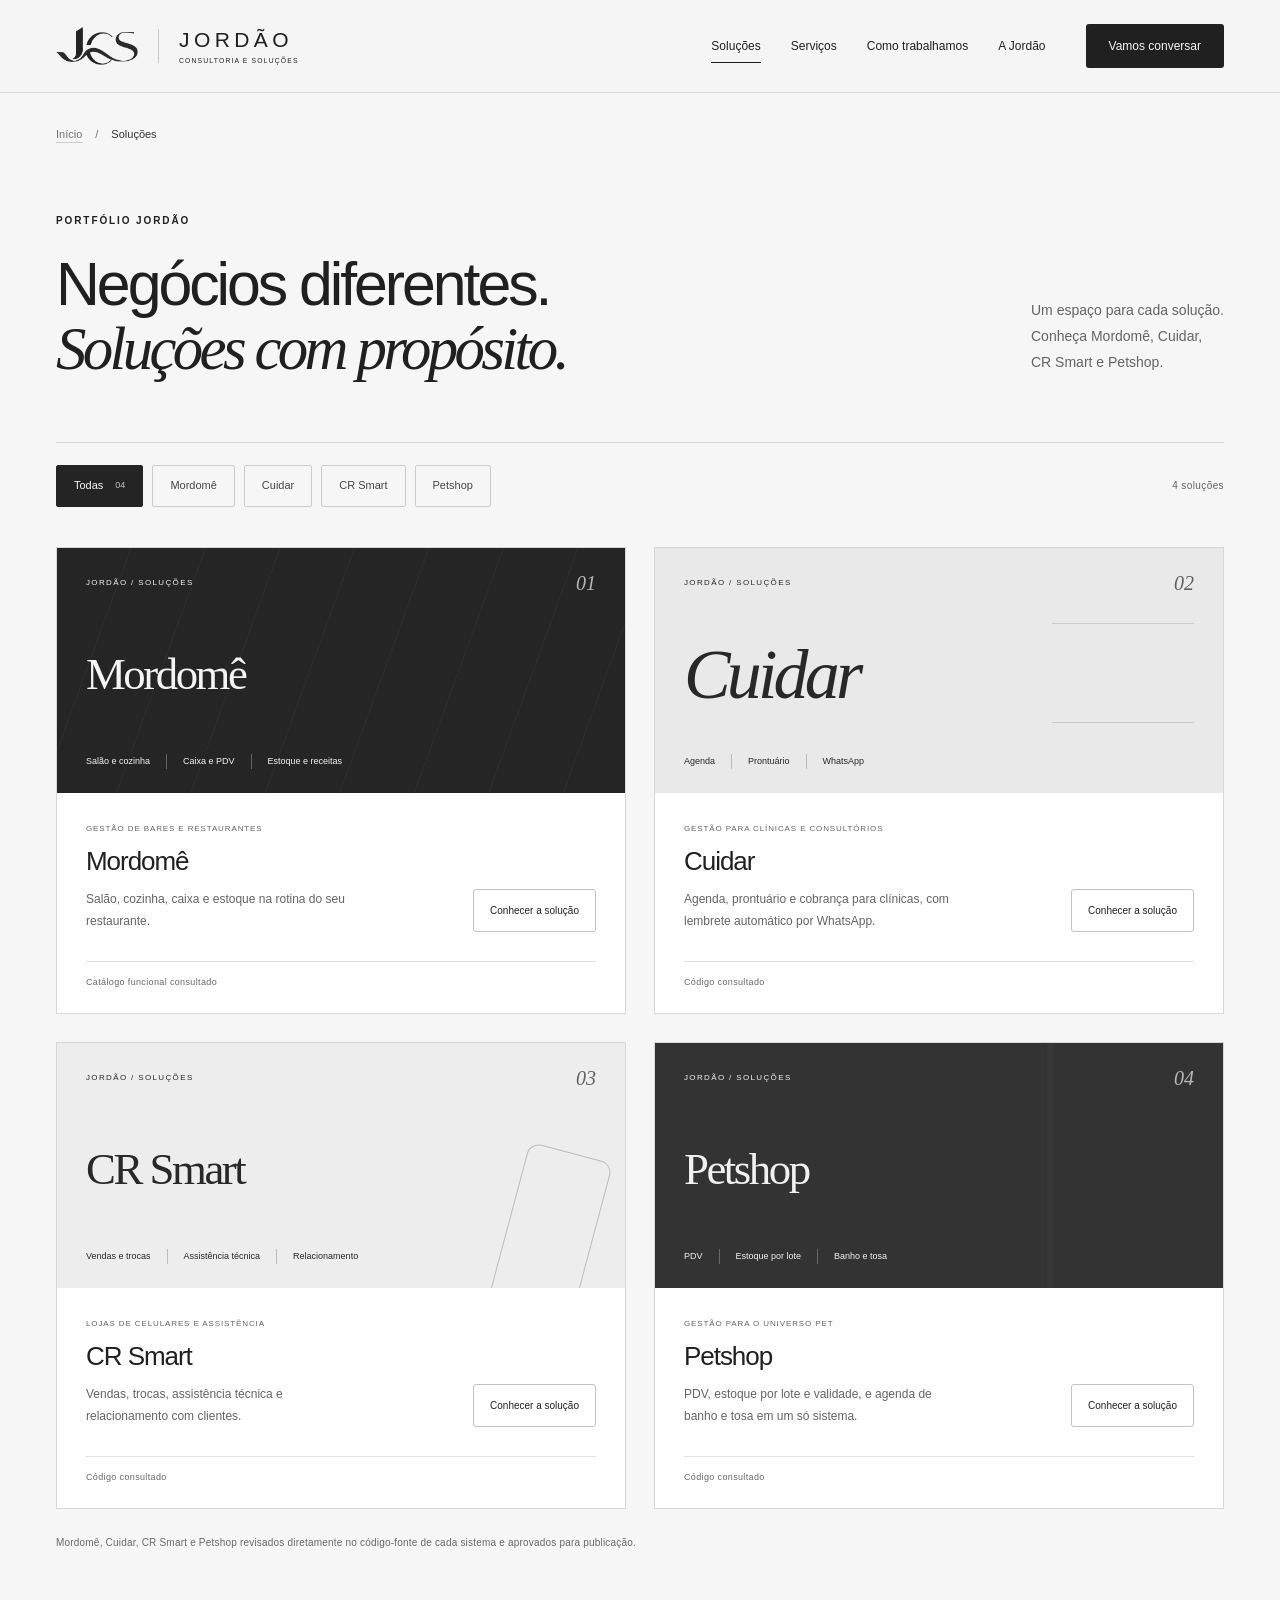
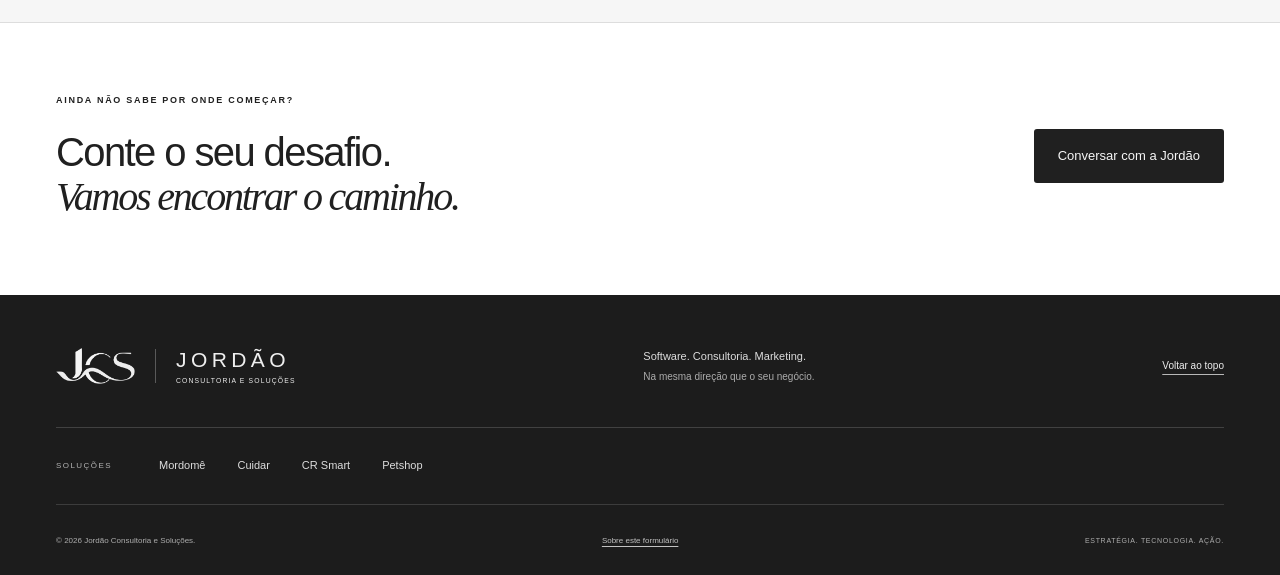
<file: solucoes.html>
<!DOCTYPE html>

<html lang="pt-BR"><head><meta content="Jordão — revisão 04 / páginas de soluções" name="generator"/>
<meta charset="utf-8"/>
<meta content="width=device-width, initial-scale=1" name="viewport"/>
<meta content="#f6f6f6" name="theme-color"/>
<meta content="Conheça as páginas de Mordomê, Cuidar, CR Smart e Petshop, soluções da Jordão Consultoria e Soluções." name="description"/>
<meta content="website" property="og:type"/>
<meta content="pt_BR" property="og:locale"/>
<meta content="Nossas soluções — Jordão" property="og:title"/>
<meta content="Conheça as páginas de Mordomê, Cuidar, CR Smart e Petshop, soluções da Jordão Consultoria e Soluções." property="og:description"/>
<title>Nossas soluções — Jordão</title>
<link href="assets/favicon.png" rel="icon" type="image/png"/>
<link href="styles.css" rel="stylesheet"/><link href="solucoes.css" rel="stylesheet"/>
<script defer="" src="config.js"></script>
<script defer="" src="script.js"></script><script defer="" src="solucoes.js"></script>
</head><body data-page="solucoes"><a class="skip-link" href="#conteudo">Pular para o conteúdo</a><header class="header" id="topo">
<div class="container header-inner">
<a aria-label="Jordão Consultoria e Soluções — início" class="brand" href="index.html#inicio">
<img alt="" class="brand-logo" height="497" src="assets/logo-jcs-escuro.png" width="1097"/>
<span aria-hidden="true" class="brand-divider"></span>
<span class="brand-name">JORDÃO<span>CONSULTORIA E SOLUÇÕES</span></span>
</a>
<button aria-controls="navegacao" aria-expanded="false" aria-label="Abrir menu" class="menu-toggle" type="button">
<span></span><span></span>
</button>
<nav aria-label="Navegação principal" class="nav" id="navegacao"><a aria-current="page" href="solucoes.html">Soluções</a><a href="index.html#solucoes">Serviços</a><a href="index.html#metodo">Como trabalhamos</a><a href="index.html#sobre">A Jordão</a><a class="button button-dark nav-cta" href="index.html#contato">Vamos conversar</a></nav>
</div>
</header><main class="catalog-page" id="conteudo"><section class="catalog-hero"><div class="container"><nav aria-label="Caminho de navegação" class="breadcrumb"><a href="index.html">Início</a><span aria-hidden="true">/</span><span aria-current="page">Soluções</span></nav><div class="catalog-heading"><div><p class="eyebrow">PORTFÓLIO JORDÃO</p><h1>Negócios diferentes.<br/><em>Soluções com propósito.</em></h1></div><p>Um espaço para cada solução.<br/>Conheça Mordomê, Cuidar,<br/>CR Smart e Petshop.</p></div><div class="catalog-toolbar"><div aria-label="Filtrar soluções" class="catalog-filters" role="group"><button aria-pressed="true" class="filter-button" data-filter="todas" type="button">Todas <span>04</span></button><button aria-pressed="false" class="filter-button" data-filter="mordome" type="button">Mordomê</button><button aria-pressed="false" class="filter-button" data-filter="cuidar" type="button">Cuidar</button><button aria-pressed="false" class="filter-button" data-filter="venda-de-celular" type="button">CR Smart</button><button aria-pressed="false" class="filter-button" data-filter="petshop" type="button">Petshop</button></div><p aria-live="polite" data-filter-status="">4 soluções</p></div></div></section><section class="catalog-list"><div class="container"><h2 class="visually-hidden">As soluções da Jordão</h2><div class="catalog-grid"><article class="catalog-card" data-product-card="mordome"><a aria-hidden="true" class="catalog-art art-mordome" href="mordome.html" tabindex="-1"><div class="catalog-art-top"><span>JORDÃO / SOLUÇÕES</span><span>01</span></div><span class="catalog-word">Mordomê</span><div class="catalog-art-bottom"><span>Salão e cozinha</span><span>Caixa e PDV</span><span>Estoque e receitas</span></div></a><div class="catalog-copy"><div><p class="card-kicker">GESTÃO DE BARES E RESTAURANTES</p><h2><a href="mordome.html">Mordomê</a></h2><p>Salão, cozinha, caixa e estoque na rotina do seu restaurante.</p></div><a aria-label="Conhecer a solução Mordomê" class="button button-outline" href="mordome.html">Conhecer a solução</a></div><p class="catalog-verification">Catálogo funcional consultado</p></article><article class="catalog-card" data-product-card="cuidar"><a aria-hidden="true" class="catalog-art art-cuidar" href="cuidar.html" tabindex="-1"><div class="catalog-art-top"><span>JORDÃO / SOLUÇÕES</span><span>02</span></div><span class="catalog-word cuidar-type">Cuidar</span><div class="catalog-art-bottom"><span>Agenda</span><span>Prontuário</span><span>WhatsApp</span></div></a><div class="catalog-copy"><div><p class="card-kicker">GESTÃO PARA CLÍNICAS E CONSULTÓRIOS</p><h2><a href="cuidar.html">Cuidar</a></h2><p>Agenda, prontuário e cobrança para clínicas, com lembrete automático por WhatsApp.</p></div><a aria-label="Conhecer a solução Cuidar" class="button button-outline" href="cuidar.html">Conhecer a solução</a></div><p class="catalog-verification">Código consultado</p></article><article class="catalog-card" data-product-card="venda-de-celular"><a aria-hidden="true" class="catalog-art art-venda-de-celular" href="venda-de-celular.html" tabindex="-1"><div class="catalog-art-top"><span>JORDÃO / SOLUÇÕES</span><span>03</span></div><span class="catalog-word">CR Smart</span><div class="catalog-art-bottom"><span>Vendas e trocas</span><span>Assistência técnica</span><span>Relacionamento</span></div></a><div class="catalog-copy"><div><p class="card-kicker">LOJAS DE CELULARES E ASSISTÊNCIA</p><h2><a href="venda-de-celular.html">CR Smart</a></h2><p>Vendas, trocas, assistência técnica e relacionamento com clientes.</p></div><a aria-label="Conhecer a solução CR Smart" class="button button-outline" href="venda-de-celular.html">Conhecer a solução</a></div><p class="catalog-verification">Código consultado</p></article><article class="catalog-card" data-product-card="petshop"><a aria-hidden="true" class="catalog-art art-petshop" href="petshop.html" tabindex="-1"><div class="catalog-art-top"><span>JORDÃO / SOLUÇÕES</span><span>04</span></div><span class="catalog-word">Petshop</span><div class="catalog-art-bottom"><span>PDV</span><span>Estoque por lote</span><span>Banho e tosa</span></div></a><div class="catalog-copy"><div><p class="card-kicker">GESTÃO PARA O UNIVERSO PET</p><h2><a href="petshop.html">Petshop</a></h2><p>PDV, estoque por lote e validade, e agenda de banho e tosa em um só sistema.</p></div><a aria-label="Conhecer a solução Petshop" class="button button-outline" href="petshop.html">Conhecer a solução</a></div><p class="catalog-verification">Código consultado</p></article></div><p class="editorial-footnote">Mordomê, Cuidar, CR Smart e Petshop revisados diretamente no código-fonte de cada sistema e aprovados para publicação.</p></div></section><section class="catalog-help"><div class="container"><div><p class="eyebrow">AINDA NÃO SABE POR ONDE COMEÇAR?</p><h2>Conte o seu desafio.<br/><em>Vamos encontrar o caminho.</em></h2></div><a class="button button-dark" href="index.html#contato">Conversar com a Jordão</a></div></section></main><footer class="footer"><div class="container"><div class="footer-top"><a aria-label="Jordão — voltar ao início" class="brand footer-brand" href="index.html#inicio"><img alt="" class="brand-logo" height="497" src="assets/logo-jcs-claro.png" width="1097"/><span aria-hidden="true" class="brand-divider"></span><span class="brand-name">JORDÃO<span>CONSULTORIA E SOLUÇÕES</span></span></a><p>Software. Consultoria. Marketing.<br/><span>Na mesma direção que o seu negócio.</span></p><a class="back-top" href="#topo">Voltar ao topo </a></div><nav aria-label="Soluções Jordão" class="footer-solutions"><span>SOLUÇÕES</span><a href="mordome.html">Mordomê</a><a href="cuidar.html">Cuidar</a><a href="venda-de-celular.html">CR Smart</a><a href="petshop.html">Petshop</a></nav><div class="footer-bottom"><p>© <span id="year">2026</span> Jordão Consultoria e Soluções.</p><button class="plain-button" id="privacy-button" type="button">Sobre este formulário</button><span>ESTRATÉGIA. TECNOLOGIA. AÇÃO.</span></div></div></footer><dialog aria-labelledby="message-title" class="dialog" id="message-dialog"><div class="dialog-content"><button aria-label="Fechar prévia da mensagem" class="dialog-close" data-close-dialog="" type="button"><svg aria-hidden="true" class="ui-icon" fill="none" focusable="false" height="16" stroke="currentColor" stroke-linecap="round" stroke-linejoin="round" stroke-width="1.5" viewbox="0 0 24 24" width="16"><path d="m6 6 12 12M6 18 18 6"></path></svg></button><p class="eyebrow">VAMOS CONVERSAR</p><h2 id="message-title">O primeiro passo<br/><em>está aqui.</em></h2><p class="dialog-description">Confira o resumo da sua mensagem antes de continuar.</p><pre class="message-preview" id="message-preview"></pre><p class="dialog-note" id="channel-note"></p><div class="dialog-actions"><a class="button button-dark" hidden="" href="#" id="send-message" rel="noopener noreferrer" target="_blank">Abrir WhatsApp </a><button class="button button-outline" id="copy-message" type="button">Copiar mensagem </button></div><p aria-live="polite" class="copy-status" id="copy-status" role="status"></p></div></dialog><dialog aria-labelledby="privacy-title" class="dialog privacy-dialog" id="privacy-dialog"><div class="dialog-content"><button aria-label="Fechar informações do formulário" class="dialog-close" data-close-dialog="" type="button"><svg aria-hidden="true" class="ui-icon" fill="none" focusable="false" height="16" stroke="currentColor" stroke-linecap="round" stroke-linejoin="round" stroke-width="1.5" viewbox="0 0 24 24" width="16"><path d="m6 6 12 12M6 18 18 6"></path></svg></button><p class="eyebrow">TRANSPARÊNCIA</p><h2 id="privacy-title">Sobre este<br/><em>formulário.</em></h2><p>O formulário prepara uma mensagem no seu próprio navegador. Este site não envia os campos para um servidor, não os salva em uma base de dados e não usa ferramentas de análise ou cookies de rastreamento.</p><p>O envio ao WhatsApp ou ao seu aplicativo de e-mail só é iniciado quando você escolhe abrir o canal configurado. A confirmação final de envio acontece nesse serviço, sujeito às regras dele.</p><p>Não inclua senhas, documentos ou dados confidenciais. O botão de copiar transfere apenas a mensagem preparada para a área de transferência do seu dispositivo.</p><p class="dialog-note">Esta é uma prévia do site. Os contatos e as informações institucionais serão revisados antes da publicação.</p><button class="button button-dark" data-close-dialog="" type="button">Entendi </button></div></dialog></body></html>
</file>
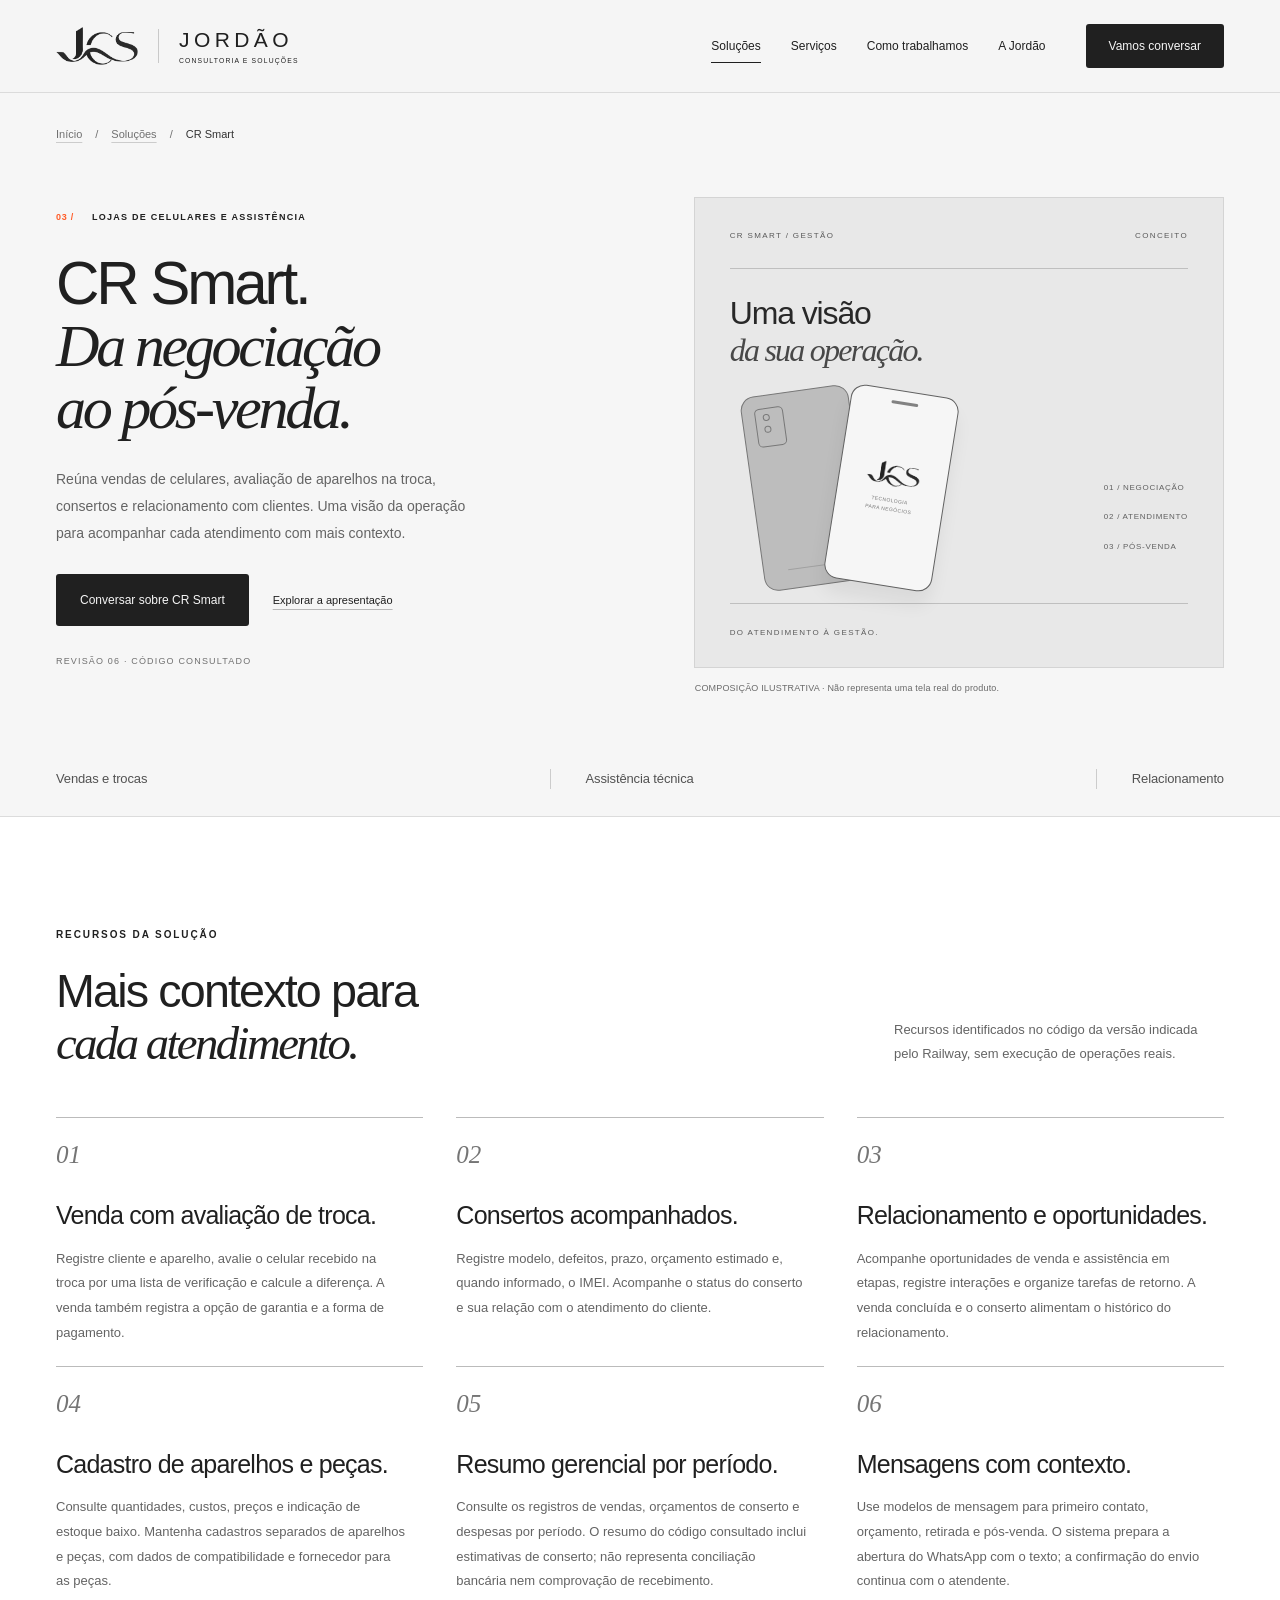
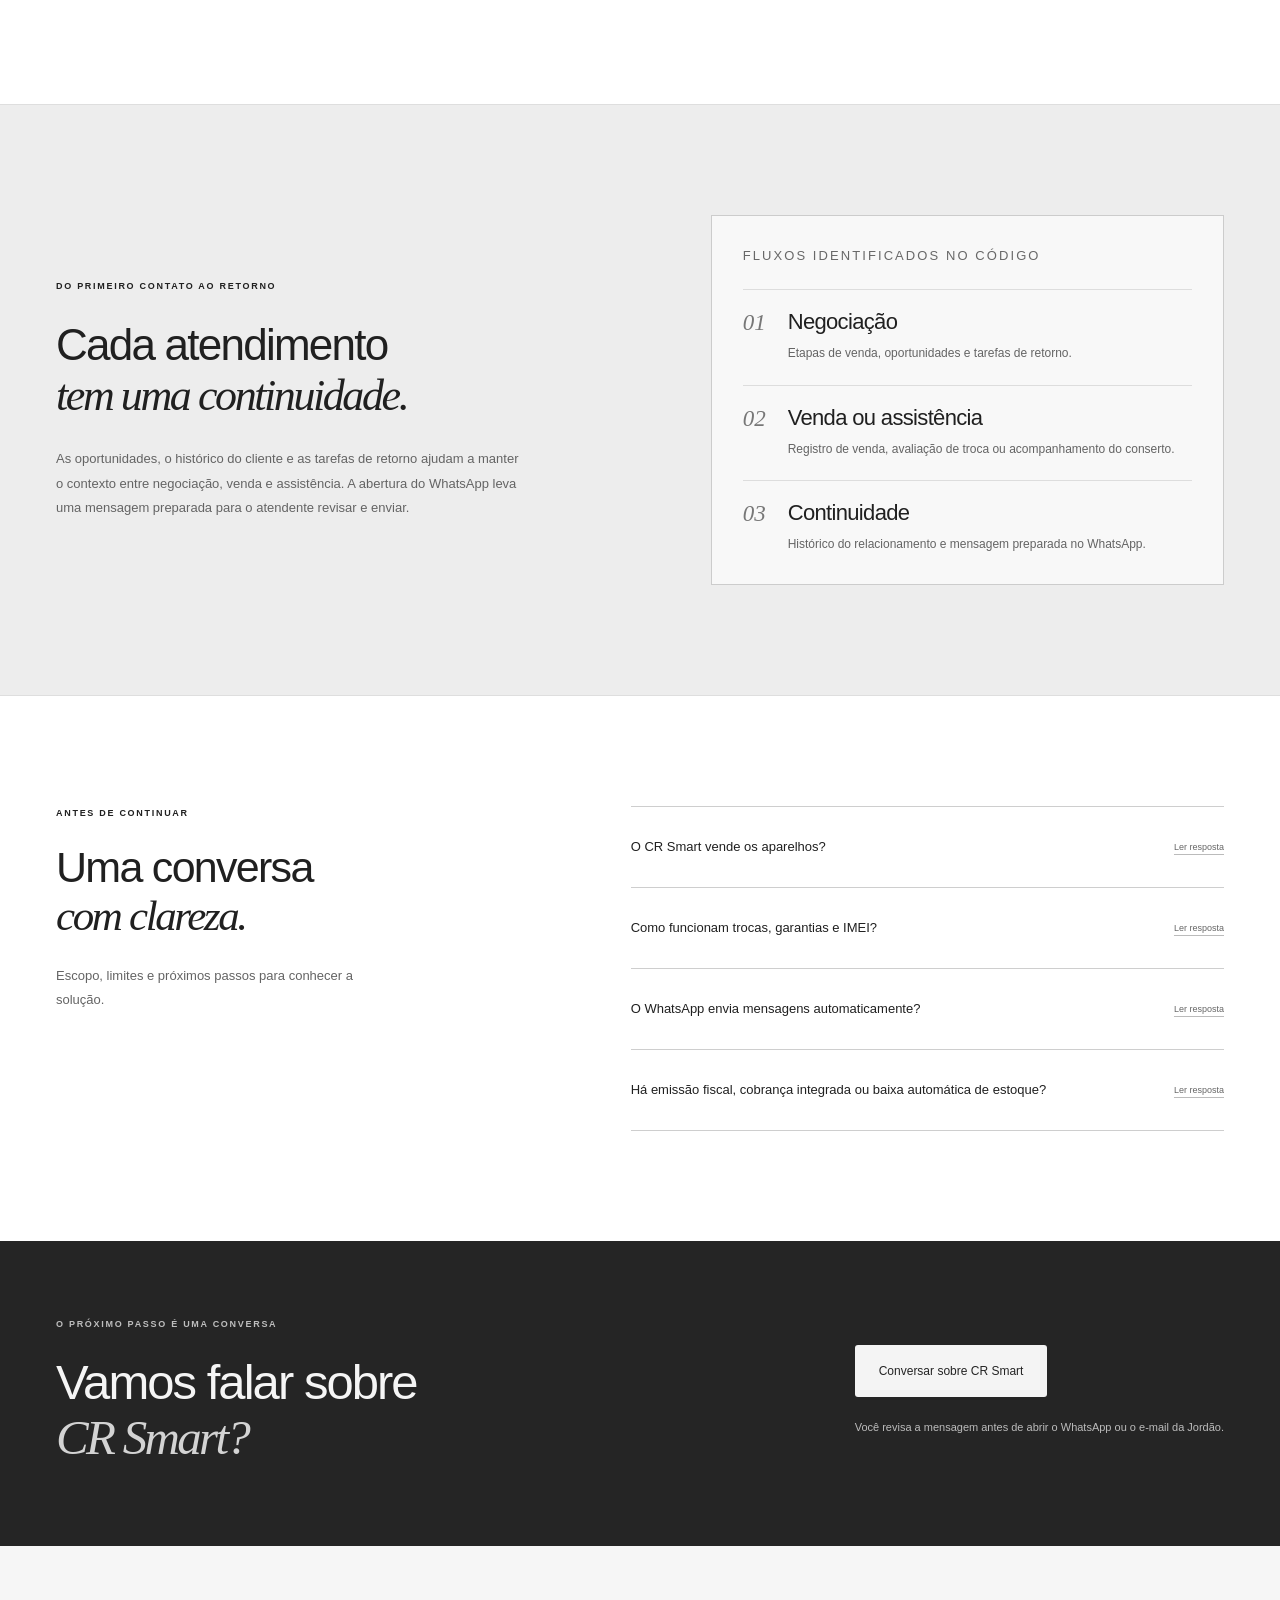
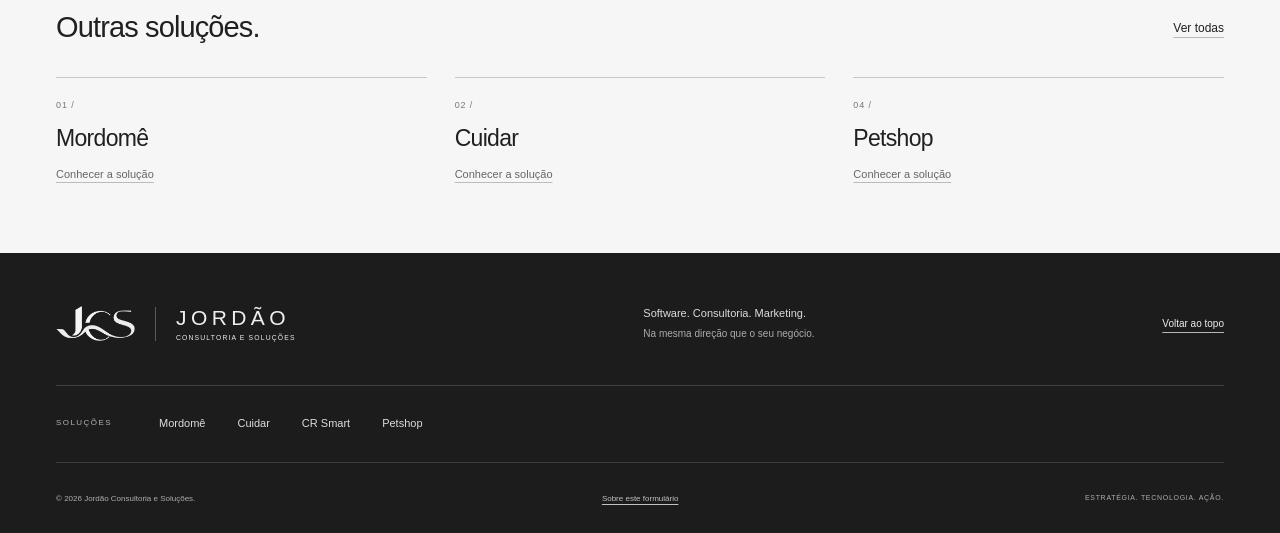
<file: venda-de-celular.html>
<!DOCTYPE html>

<html lang="pt-BR"><head><meta content="Jordão — revisão 04 / páginas de soluções" name="generator"/>
<meta charset="utf-8"/>
<meta content="width=device-width, initial-scale=1" name="viewport"/>
<meta content="#f6f6f6" name="theme-color"/>
<meta content="Reúna vendas de celulares, avaliação de aparelhos na troca, consertos e relacionamento com clientes. Uma visão da operação para acompanhar cada atendimento com mais contexto." name="description"/>
<meta content="website" property="og:type"/>
<meta content="pt_BR" property="og:locale"/>
<meta content="CR Smart — Jordão Consultoria e Soluções" property="og:title"/>
<meta content="Reúna vendas de celulares, avaliação de aparelhos na troca, consertos e relacionamento com clientes. Uma visão da operação para acompanhar cada atendimento com mais contexto." property="og:description"/>
<title>CR Smart — Jordão Consultoria e Soluções</title>
<link href="assets/favicon.png" rel="icon" type="image/png"/>
<link href="styles.css" rel="stylesheet"/><link href="solucoes.css" rel="stylesheet"/>
<script defer="" src="config.js"></script>
<script defer="" src="script.js"></script><script defer="" src="solucoes.js"></script>
</head><body data-page="venda-de-celular"><a class="skip-link" href="#conteudo">Pular para o conteúdo</a><header class="header" id="topo">
<div class="container header-inner">
<a aria-label="Jordão Consultoria e Soluções — início" class="brand" href="index.html#inicio">
<img alt="" class="brand-logo" height="497" src="assets/logo-jcs-escuro.png" width="1097"/>
<span aria-hidden="true" class="brand-divider"></span>
<span class="brand-name">JORDÃO<span>CONSULTORIA E SOLUÇÕES</span></span>
</a>
<button aria-controls="navegacao" aria-expanded="false" aria-label="Abrir menu" class="menu-toggle" type="button">
<span></span><span></span>
</button>
<nav aria-label="Navegação principal" class="nav" id="navegacao"><a aria-current="location" href="solucoes.html">Soluções</a><a href="index.html#solucoes">Serviços</a><a href="index.html#metodo">Como trabalhamos</a><a href="index.html#sobre">A Jordão</a><a class="button button-dark nav-cta" href="index.html#contato">Vamos conversar</a></nav>
</div>
</header><main class="product-page" id="conteudo"><div class="container"><nav aria-label="Caminho de navegação" class="breadcrumb"><a href="index.html">Início</a><span aria-hidden="true">/</span><a href="solucoes.html">Soluções</a><span aria-hidden="true">/</span><span aria-current="page">CR Smart</span></nav></div><section aria-labelledby="product-title" class="product-hero" id="apresentacao"><div class="container product-hero-grid"><div class="product-copy"><p class="eyebrow"><span class="section-index">03 /</span> LOJAS DE CELULARES E ASSISTÊNCIA</p><h1 id="product-title">CR Smart.<br/><em>Da negociação<br/>ao pós-venda.</em></h1><p class="product-description">Reúna vendas de celulares, avaliação de aparelhos na troca, consertos e relacionamento com clientes. Uma visão da operação para acompanhar cada atendimento com mais contexto.</p><div class="product-actions"><a class="button button-dark" href="index.html?solucao=venda-de-celular#contato">Conversar sobre CR Smart</a><a class="text-link" href="#recursos">Explorar a apresentação</a></div><p class="review-label">REVISÃO 06 · CÓDIGO CONSULTADO</p></div><figure class="product-visual"><div class="concept-panel retail-panel"><div class="concept-top"><span>CR SMART / GESTÃO</span><span>CONCEITO</span></div><h2 class="concept-title">Uma visão<br/><em>da sua operação.</em></h2><div aria-hidden="true" class="retail-showcase"><div class="phone-outline phone-back"><span class="phone-camera"></span><span class="phone-line"></span></div><div class="phone-outline phone-front"><span class="phone-speaker"></span><div class="phone-text"><img alt="" height="497" src="assets/logo-jcs-escuro.png" width="1097"/><span>TECNOLOGIA<br/>PARA NEGÓCIOS</span></div></div><div class="retail-note"><span>01 / NEGOCIAÇÃO</span><span>02 / ATENDIMENTO</span><span>03 / PÓS-VENDA</span></div></div><div class="concept-baseline"><span>DO ATENDIMENTO À GESTÃO.</span></div></div><figcaption>COMPOSIÇÃO ILUSTRATIVA · Não representa uma tela real do produto.</figcaption></figure></div><div class="container"><div aria-label="Temas da solução" class="product-topics"><span>Vendas e trocas</span><span>Assistência técnica</span><span>Relacionamento</span></div></div></section><section aria-labelledby="features-title" class="section product-features" id="recursos"><div class="container"><div class="section-heading"><div><p class="eyebrow">RECURSOS DA SOLUÇÃO</p><h2 id="features-title">Mais contexto para<br/><em>cada atendimento.</em></h2></div><p class="section-intro feature-intro">Recursos identificados no código da versão indicada pelo Railway, sem execução de operações reais.</p></div><div class="feature-grid"><article class="feature-card"><span class="feature-number">01</span><h3>Venda com avaliação de troca.</h3><p>Registre cliente e aparelho, avalie o celular recebido na troca por uma lista de verificação e calcule a diferença. A venda também registra a opção de garantia e a forma de pagamento.</p></article><article class="feature-card"><span class="feature-number">02</span><h3>Consertos acompanhados.</h3><p>Registre modelo, defeitos, prazo, orçamento estimado e, quando informado, o IMEI. Acompanhe o status do conserto e sua relação com o atendimento do cliente.</p></article><article class="feature-card"><span class="feature-number">03</span><h3>Relacionamento e oportunidades.</h3><p>Acompanhe oportunidades de venda e assistência em etapas, registre interações e organize tarefas de retorno. A venda concluída e o conserto alimentam o histórico do relacionamento.</p></article><article class="feature-card"><span class="feature-number">04</span><h3>Cadastro de aparelhos e peças.</h3><p>Consulte quantidades, custos, preços e indicação de estoque baixo. Mantenha cadastros separados de aparelhos e peças, com dados de compatibilidade e fornecedor para as peças.</p></article><article class="feature-card"><span class="feature-number">05</span><h3>Resumo gerencial por período.</h3><p>Consulte os registros de vendas, orçamentos de conserto e despesas por período. O resumo do código consultado inclui estimativas de conserto; não representa conciliação bancária nem comprovação de recebimento.</p></article><article class="feature-card"><span class="feature-number">06</span><h3>Mensagens com contexto.</h3><p>Use modelos de mensagem para primeiro contato, orçamento, retirada e pós-venda. O sistema prepara a abertura do WhatsApp com o texto; a confirmação do envio continua com o atendente.</p></article></div></div></section><section aria-labelledby="use-title" class="use-section section"><div class="container use-grid"><div><p class="eyebrow">DO PRIMEIRO CONTATO AO RETORNO</p><h2 id="use-title">Cada atendimento<br/><em>tem uma continuidade.</em></h2><p>As oportunidades, o histórico do cliente e as tarefas de retorno ajudam a manter o contexto entre negociação, venda e assistência. A abertura do WhatsApp leva uma mensagem preparada para o atendente revisar e enviar.</p></div><div class="workflow-card"><p class="small-label">FLUXOS IDENTIFICADOS NO CÓDIGO</p><div><span>01</span><div><h3>Negociação</h3><p>Etapas de venda, oportunidades e tarefas de retorno.</p></div></div><div><span>02</span><div><h3>Venda ou assistência</h3><p>Registro de venda, avaliação de troca ou acompanhamento do conserto.</p></div></div><div><span>03</span><div><h3>Continuidade</h3><p>Histórico do relacionamento e mensagem preparada no WhatsApp.</p></div></div></div></div></section><section aria-labelledby="faq-title" class="section faq-section"><div class="container faq-grid"><div><p class="eyebrow">ANTES DE CONTINUAR</p><h2 id="faq-title">Uma conversa<br/><em>com clareza.</em></h2><p>Escopo, limites e próximos passos para conhecer a solução.</p></div><div class="faq-list"><details class="faq-item"><summary><span>O CR Smart vende os aparelhos?</span><span class="detail-state"><span class="closed-text">Ler resposta</span><span class="open-text">Fechar</span></span></summary><p>Não. Esta é a apresentação de um sistema da Jordão para lojas de celulares e assistência técnica, não uma loja virtual. O site institucional não comercializa smartphones nem recebe pagamentos.</p></details><details class="faq-item"><summary><span>Como funcionam trocas, garantias e IMEI?</span><span class="detail-state"><span class="closed-text">Ler resposta</span><span class="open-text">Fechar</span></span></summary><p>A venda possui avaliação do aparelho recebido na troca e registro da opção de garantia. O IMEI foi identificado no cadastro de consertos. Esta revisão não comprova rastreamento individual de IMEI em todo o estoque e em todas as vendas.</p></details><details class="faq-item"><summary><span>O WhatsApp envia mensagens automaticamente?</span><span class="detail-state"><span class="closed-text">Ler resposta</span><span class="open-text">Fechar</span></span></summary><p>Não no fluxo que foi verificado. Ele prepara a mensagem e abre o WhatsApp para o atendente concluir o envio. Isso não equivale a um robô de atendimento nem a disparo automático.</p></details><details class="faq-item"><summary><span>Há emissão fiscal, cobrança integrada ou baixa automática de estoque?</span><span class="detail-state"><span class="closed-text">Ler resposta</span><span class="open-text">Fechar</span></span></summary><p>Esses recursos não foram comprovados no código consultado. A venda calcula valores e taxas, mas isso não confirma integração com adquirentes ou processamento de pagamentos. O cadastro de estoque não deve ser confundido com baixa automática por venda.</p></details></div></div></section><section aria-labelledby="product-cta-title" class="product-cta"><div class="container product-cta-grid"><div><p class="eyebrow">O PRÓXIMO PASSO É UMA CONVERSA</p><h2 id="product-cta-title">Vamos falar sobre<br/><em>CR Smart?</em></h2></div><div><a class="button button-light" href="index.html?solucao=venda-de-celular#contato">Conversar sobre CR Smart</a><p>Você revisa a mensagem antes de abrir o WhatsApp ou o e-mail da Jordão.</p></div></div></section><section aria-labelledby="related-title" class="section related-section"><div class="container"><div class="related-heading"><h2 id="related-title">Outras soluções.</h2><a class="text-link" href="solucoes.html">Ver todas</a></div><div class="related-grid"><a href="mordome.html"><span>01 /</span><strong>Mordomê</strong><small>Conhecer a solução</small></a><a href="cuidar.html"><span>02 /</span><strong>Cuidar</strong><small>Conhecer a solução</small></a><a href="petshop.html"><span>04 /</span><strong>Petshop</strong><small>Conhecer a solução</small></a></div></div></section></main><footer class="footer"><div class="container"><div class="footer-top"><a aria-label="Jordão — voltar ao início" class="brand footer-brand" href="index.html#inicio"><img alt="" class="brand-logo" height="497" src="assets/logo-jcs-claro.png" width="1097"/><span aria-hidden="true" class="brand-divider"></span><span class="brand-name">JORDÃO<span>CONSULTORIA E SOLUÇÕES</span></span></a><p>Software. Consultoria. Marketing.<br/><span>Na mesma direção que o seu negócio.</span></p><a class="back-top" href="#topo">Voltar ao topo </a></div><nav aria-label="Soluções Jordão" class="footer-solutions"><span>SOLUÇÕES</span><a href="mordome.html">Mordomê</a><a href="cuidar.html">Cuidar</a><a href="venda-de-celular.html">CR Smart</a><a href="petshop.html">Petshop</a></nav><div class="footer-bottom"><p>© <span id="year">2026</span> Jordão Consultoria e Soluções.</p><button class="plain-button" id="privacy-button" type="button">Sobre este formulário</button><span>ESTRATÉGIA. TECNOLOGIA. AÇÃO.</span></div></div></footer><dialog aria-labelledby="message-title" class="dialog" id="message-dialog"><div class="dialog-content"><button aria-label="Fechar prévia da mensagem" class="dialog-close" data-close-dialog="" type="button"><svg aria-hidden="true" class="ui-icon" fill="none" focusable="false" height="16" stroke="currentColor" stroke-linecap="round" stroke-linejoin="round" stroke-width="1.5" viewbox="0 0 24 24" width="16"><path d="m6 6 12 12M6 18 18 6"></path></svg></button><p class="eyebrow">VAMOS CONVERSAR</p><h2 id="message-title">O primeiro passo<br/><em>está aqui.</em></h2><p class="dialog-description">Confira o resumo da sua mensagem antes de continuar.</p><pre class="message-preview" id="message-preview"></pre><p class="dialog-note" id="channel-note"></p><div class="dialog-actions"><a class="button button-dark" hidden="" href="#" id="send-message" rel="noopener noreferrer" target="_blank">Abrir WhatsApp </a><button class="button button-outline" id="copy-message" type="button">Copiar mensagem </button></div><p aria-live="polite" class="copy-status" id="copy-status" role="status"></p></div></dialog><dialog aria-labelledby="privacy-title" class="dialog privacy-dialog" id="privacy-dialog"><div class="dialog-content"><button aria-label="Fechar informações do formulário" class="dialog-close" data-close-dialog="" type="button"><svg aria-hidden="true" class="ui-icon" fill="none" focusable="false" height="16" stroke="currentColor" stroke-linecap="round" stroke-linejoin="round" stroke-width="1.5" viewbox="0 0 24 24" width="16"><path d="m6 6 12 12M6 18 18 6"></path></svg></button><p class="eyebrow">TRANSPARÊNCIA</p><h2 id="privacy-title">Sobre este<br/><em>formulário.</em></h2><p>O formulário prepara uma mensagem no seu próprio navegador. Este site não envia os campos para um servidor, não os salva em uma base de dados e não usa ferramentas de análise ou cookies de rastreamento.</p><p>O envio ao WhatsApp ou ao seu aplicativo de e-mail só é iniciado quando você escolhe abrir o canal configurado. A confirmação final de envio acontece nesse serviço, sujeito às regras dele.</p><p>Não inclua senhas, documentos ou dados confidenciais. O botão de copiar transfere apenas a mensagem preparada para a área de transferência do seu dispositivo.</p><p class="dialog-note">Esta é uma prévia do site. Os contatos e as informações institucionais serão revisados antes da publicação.</p><button class="button button-dark" data-close-dialog="" type="button">Entendi </button></div></dialog></body></html>
</file>
<file: styles.css>
/* JORDÃO / Site institucional — revisão 02: iconografia discreta. */
:root{--paper:#f6f6f6;--white:#ffffff;--ink:#202020;--muted:#646464;--line:#dbdbdb;--dark:#1c1c1c;--dark-muted:#b7b7b7;--serif:Georgia,"Times New Roman",serif;--sans:"Helvetica Neue",Arial,sans-serif;--max:1256px;--accent:#ff5c28;--accent-ink:#1c1c1c}
*,*::before,*::after{box-sizing:border-box}
html{scroll-behavior:smooth;scroll-padding-top:110px}
body{margin:0;background:var(--paper);color:var(--ink);font-family:var(--sans);font-size:16px;line-height:1.55;-webkit-font-smoothing:antialiased}
body:has(dialog[open]){overflow:hidden}
a{color:inherit;text-decoration:none}button,input,select,textarea{font:inherit}button,a,input,select,textarea{-webkit-tap-highlight-color:transparent}button{cursor:pointer}button:disabled{cursor:not-allowed}button{color:inherit}img{display:block;max-width:100%;height:auto}h1,h2,h3,p{margin:0}h1,h2,h3{line-height:1.1;font-weight:500;letter-spacing:-.05em}h1 em,h2 em{font-family:var(--serif);font-weight:400}p{color:var(--muted)}ul,ol{margin:0;padding:0}svg{width:40px;height:40px;stroke:currentColor;stroke-width:1.5;stroke-linecap:round;stroke-linejoin:round}
::selection{background:#d4d4d4;color:#181818}:focus-visible{outline:3px solid #757575;outline-offset:5px}[hidden]{display:none!important}.container{width:min(var(--max),calc(100% - 112px));margin-inline:auto}.section{padding:110px 0}.eyebrow{font-size:10px;letter-spacing:.19em;line-height:1.6;font-weight:600;color:var(--ink);display:flex;align-items:center;gap:13px}.eyebrow-line{width:25px;height:1px;background:currentColor}.section-index{color:#767676;letter-spacing:.08em;margin-right:5px}.button{display:inline-flex;align-items:center;justify-content:center;gap:26px;padding:17px 23px;border:1px solid transparent;border-radius:3px;font-size:13px;line-height:1.35;font-weight:500;transition:background .2s,color .2s,transform .2s;min-height:51px;white-space:nowrap}.button-dark{background:var(--ink);color:var(--paper)}.button-dark:hover{background:#3b3b3b;transform:translateY(-2px)}.button-outline{border-color:#c3c3c3;background:transparent}.button-outline:hover{background:#e7e7e7}.text-link{font-size:12px;font-weight:500;display:inline-flex;align-items:center;gap:15px;min-height:44px}.text-link:hover{color:#636363}.skip-link{position:fixed;z-index:100;top:8px;left:8px;transform:translateY(-180%);background:var(--ink);color:white;padding:12px 18px}.skip-link:focus{transform:translateY(0)}
/* Header */
.header{position:sticky;top:0;z-index:30;background:rgba(245,245,245,.96);border-bottom:1px solid var(--line);backdrop-filter:blur(18px)}.header-inner{height:92px;display:flex;align-items:center;justify-content:space-between;gap:28px}.brand{display:flex;align-items:center;gap:20px;flex-shrink:0}.brand-logo{width:82px;flex-shrink:0}.brand-divider{height:34px;width:1px;background:#c9c9c9}.brand-name{font-size:21px;line-height:1.3;letter-spacing:.21em;display:block}.brand-name>span{font-size:6.8px;letter-spacing:.17em;display:block;margin-top:3px;white-space:nowrap}.nav{display:flex;align-items:center;gap:30px}.nav>a:not(.button){font-size:12px;padding:10px 0;position:relative}.nav>a:not(.button)::after{content:"";position:absolute;bottom:2px;left:0;width:0;height:1px;background:currentColor;transition:width .2s}.nav>a:hover::after,.nav>a.is-active::after{width:100%}.nav .nav-cta{margin-left:10px;font-size:12px;padding:12px 18px;min-height:44px;gap:20px}.menu-toggle{display:none}
/* Hero */
.hero{padding-top:63px}.hero-grid{display:grid;grid-template-columns:1.08fr 1fr;align-items:center;gap:62px}.hero-copy{padding:15px 0 22px}.hero h1{font-size:clamp(53px,5.45vw,80px);line-height:1.025;letter-spacing:-.057em;margin:25px 0 25px}.hero h1 em{display:inline-block;letter-spacing:-.075em;white-space:nowrap}.hero-description{max-width:430px;font-size:15px;line-height:1.8}.hero-actions{display:flex;gap:24px;align-items:center;margin-top:30px}.hero-actions .button{font-size:12px;gap:21px;padding:17px 19px}.hero-note{font-size:10px;color:#707070;margin-top:28px;display:flex;align-items:center;gap:9px}.hero-art{position:relative;align-self:center;padding:0 0 31px}.art-caption{display:flex;justify-content:space-between;color:#686868;font-size:8px;letter-spacing:.12em;margin:0 1px 13px}.brand-stage{position:relative;aspect-ratio:1.075;overflow:hidden;border-radius:3px;background:linear-gradient(116deg,#303030 0,#202020 47%,#151515 100%);box-shadow:0 20px 35px -32px #252525;display:flex;flex-direction:column;justify-content:space-between;padding:27px 31px;color:#d6d6d6}.brand-stage::before{content:"";position:absolute;inset:0;background:radial-gradient(ellipse at 0 0,rgba(228,228,228,.09),transparent 61%);pointer-events:none}.stage-lines{position:absolute;top:0;right:28px;width:29%;height:100%;transform:skew(-10deg);background:repeating-linear-gradient(90deg,transparent 0,transparent 16px,rgba(212,212,212,.035) 16px,rgba(212,212,212,.035) 17px);border-left:1px solid rgba(212,212,212,.06);border-right:1px solid rgba(212,212,212,.06)}.stage-topline{display:flex;justify-content:space-between;align-items:center;font-size:7.6px;letter-spacing:.21em;z-index:1}.stage-mark{position:relative;width:89%;margin:0 auto 10px;display:flex;flex-direction:column;align-items:center;gap:24px}.stage-mark img{width:100%;filter:drop-shadow(0 6px 3px rgba(0,0,0,.3))}.stage-mark>span{font-size:6.7px;letter-spacing:.3em;white-space:nowrap;color:#d1d1d1}.stage-mark i{font-style:normal;padding:0 8px}.stage-baseline{position:relative;display:flex;align-items:end;justify-content:space-between;font-size:7px;letter-spacing:.15em;line-height:1.8}.stage-baseline>span:first-child{transform:translateY(-23px)}.stage-badge{position:absolute;left:-27px;bottom:11px;background:var(--paper);padding:18px 22px;display:flex;gap:17px;align-items:center;box-shadow:0 10px 30px #1212120b;border:1px solid var(--line);border-radius:2px}.stage-badge .badge-copy{font-size:12px;line-height:1.4;color:#646464}.stage-badge strong{font-size:14px;font-weight:500;color:var(--ink)}.badge-line{width:25px;height:1px;background:#b3b3b3;margin-left:18px}.art-bottom{text-align:right;font-size:6.8px;letter-spacing:.1em;margin-top:17px;padding-left:220px}.hero-bottom{display:flex;align-items:center;justify-content:space-between;gap:25px;margin-top:63px;padding:28px 0 32px;border-top:1px solid var(--line)}.hero-bottom>span{font-size:8px;letter-spacing:.16em;color:#747474;line-height:1.8}.hero-bottom>span>strong{font-weight:500;color:var(--ink)}.disciplines{display:flex;align-items:center;gap:34px;font-size:20px;letter-spacing:-.035em}
/* Solutions */
.solutions{background:#ffffff;border-top:1px solid var(--line)}.section-heading{display:flex;align-items:end;justify-content:space-between;gap:50px;margin-bottom:48px}.section-heading .eyebrow{margin-bottom:23px}h2{font-size:clamp(37px,3.65vw,53px);letter-spacing:-.04em;line-height:1.1}h2 em{letter-spacing:-.055em}.section-intro{font-size:13px;line-height:1.8;padding-bottom:4px}.service-grid{display:grid;grid-template-columns:repeat(3,1fr);gap:20px}.service-card{background:var(--paper);border:1px solid #e5e5e5;display:flex;flex-direction:column;padding:29px 28px 23px;transition:background .2s,border-color .2s}.service-card:hover{background:#ededed;border-color:#bababa}.service-top{display:flex;justify-content:space-between;align-items:center;margin-bottom:35px}.service-top>span{font-size:10px;color:#848484;letter-spacing:.13em}.card-kicker{font-size:8px;letter-spacing:.19em;color:#646464;margin-bottom:10px}.service-card h3{font-size:32px;letter-spacing:-.035em;margin-bottom:17px}.service-card>p:not(.card-kicker){font-size:13px;line-height:1.85;min-height:73px;max-width:295px}.service-list{list-style:none;margin:22px 0 30px}.service-list li{font-size:11px;display:flex;align-items:center;gap:9px;margin:9px 0}.service-list li::before{content:"";display:inline-block;background:#8b8b8b;width:3px;height:3px;border-radius:50%}.card-link{margin-top:auto;padding-top:21px;border-top:1px solid #d7d7d7;display:flex;align-items:center;justify-content:space-between;font-size:10px;gap:6px;line-height:1.6;min-height:46px}.card-link:hover{text-decoration:underline;text-underline-offset:5px}.solutions-note{display:flex;align-items:center;gap:15px;border-bottom:1px solid var(--line);padding:29px 1px 23px}.solutions-note p{font-size:11px}.solutions-note a{font-size:10px;margin-left:auto;white-space:nowrap}
/* About */
.about{background:var(--dark);color:var(--paper);padding:98px 0}.about-grid{display:grid;grid-template-columns:1.2fr 1fr;gap:110px}.about .eyebrow{color:#cdcdcd}.about .section-index{color:#bababa}.about h2{font-size:clamp(38px,3.75vw,55px);line-height:1.12;margin-top:28px}.about h2 em{color:#c1c1c1}.about-signature{display:flex;align-items:center;gap:19px;margin-top:46px}.about-signature img{width:82px}.about-signature>span{border-left:1px solid #585858;padding-left:20px;font-size:14px;letter-spacing:.19em;line-height:1.35}.about-signature small{font-size:5.6px;letter-spacing:.14em}.about-detail{position:relative;padding-top:13px}.about-detail p{font-size:13px;color:var(--dark-muted);line-height:1.9;margin-bottom:20px}.about-detail .about-lead{font-size:23px;line-height:1.45;letter-spacing:-.02em;color:#efefef;margin-bottom:25px}.about-principles{margin-top:31px}.about-principles>div{display:flex;align-items:center;gap:19px;border-top:1px solid #3d3d3d;padding:14px 0}.about-principles span{font-size:8px;color:#b1b1b1}.about-principles strong{font-size:11px;font-weight:400;color:#e1e1e1}
/* Method */
.method{background:var(--paper)}.method-grid{list-style:none;display:grid;grid-template-columns:repeat(4,1fr);gap:26px;margin-top:55px}.step-line{display:flex;align-items:center;justify-content:space-between;border-top:1px solid #c7c7c7;padding-top:19px;margin-bottom:34px}.step-line>span:first-child{font-family:var(--serif);font-size:26px;font-style:italic;color:#787878;line-height:1}.method-grid h3{font-size:24px;letter-spacing:-.035em;margin-bottom:15px}.method-grid p{font-size:12px;line-height:1.85;max-width:255px}.challenge-panel{margin-top:77px;padding:35px 39px;background:#ebebeb;display:grid;grid-template-columns:.92fr 1.08fr;gap:50px;border:1px solid #dfdfdf}.challenge-panel .eyebrow{font-size:8px;letter-spacing:.13em;color:#6b6b6b;margin-bottom:18px}.challenge-panel h3{font-size:26px;line-height:1.2;letter-spacing:-.035em}.challenge-links{display:flex;flex-direction:column;justify-content:center}.challenge-links a{display:flex;justify-content:space-between;align-items:center;gap:15px;padding:14px 0;border-bottom:1px solid #cbcbcb;font-size:11px;line-height:1.6}.challenge-links a:first-child{padding-top:2px}.challenge-links a:last-child{border-bottom:0;padding-bottom:0}.challenge-links a:hover{text-decoration:underline;text-underline-offset:4px}
/* Contact */
.contact{background:#ffffff;border-top:1px solid var(--line);padding-bottom:100px}.contact-grid{display:grid;grid-template-columns:1fr 1.12fr;gap:105px}.contact-copy h2{font-size:clamp(43px,4.2vw,61px);line-height:1.08;margin:27px 0}.contact-copy>p:not(.eyebrow){font-size:14px;line-height:1.8;max-width:320px}.contact-caption{display:flex;align-items:center;gap:22px;margin-top:38px;padding-top:26px;border-top:1px solid var(--line);max-width:310px}.contact-caption>span{font-size:11px;color:#646464;line-height:1.8}.contact-caption strong{font-weight:400;color:var(--ink)}.email-link{display:block;margin-top:25px;text-decoration:underline;font-size:13px;text-underline-offset:4px;overflow-wrap:anywhere}.contact-form{background:var(--paper);border:1px solid #e2e2e2;padding:28px 32px 24px;align-self:start}.form-heading{display:flex;justify-content:space-between;align-items:center;font-size:9px;letter-spacing:.14em;margin-bottom:28px}.form-row{display:grid;grid-template-columns:1fr 1fr;gap:16px}.field{margin-bottom:21px;min-width:0}.field label{font-size:10px;display:block;margin-bottom:9px;color:#303030}.optional{font-size:9px;color:#747474}.field input,.field select,.field textarea{width:100%;border:1px solid #d0d0d0;border-radius:2px;min-height:45px;padding:11px 12px;background:transparent;color:var(--ink);font-size:12px;outline-offset:2px;transition:border .2s}.field input::placeholder,.field textarea::placeholder{color:#777777;opacity:1;font-size:11px}.field input:hover,.field select:hover,.field textarea:hover{border-color:#929292}.field select{padding-right:25px}.field textarea{resize:vertical;min-height:102px;line-height:1.6}.field-hint{display:flex;gap:10px;justify-content:space-between;margin-top:5px;font-size:8px;color:#6c6c6c;line-height:1.6}.field-hint>span:last-child{white-space:nowrap}.submit-button{width:100%;justify-content:space-between;min-height:49px;padding:14px 18px;font-size:12px}.form-disclaimer{font-size:9px;margin-top:13px;line-height:1.75}.draft-note{font-size:8px;letter-spacing:.04em;color:#676767;margin-top:10px;border-top:1px solid #dddddd;padding-top:10px;line-height:1.7}
/* Footer */
.footer{background:var(--dark);color:#eeeeee;padding:49px 0 20px}.footer-top{display:flex;align-items:center;justify-content:space-between;gap:35px;padding-bottom:39px;border-bottom:1px solid #414141}.footer-brand .brand-divider{background:#595959}.footer-brand .brand-logo{width:79px}.footer-top p{font-size:11px;color:#dcdcdc;line-height:1.85}.footer-top p>span{color:#acacac;font-size:10px}.back-top{font-size:10px;display:flex;gap:19px;align-items:center;min-height:44px}.footer-bottom{display:flex;align-items:center;justify-content:space-between;gap:24px;margin-top:22px}.footer-bottom p,.footer-bottom>span{font-size:8px;color:#aeaeae}.footer-bottom>span{letter-spacing:.1em;font-size:7px}.plain-button{padding:8px 0;background:none;border:0;color:#c2c2c2;font-size:8px;text-decoration:underline;text-underline-offset:3px}
/* Message preview */
.dialog{padding:0;background:var(--paper);color:var(--ink);border:1px solid #bfbfbf;border-radius:4px;max-width:610px;width:calc(100% - 32px);max-height:90dvh;overflow:auto;box-shadow:0 30px 90px #00000044}.dialog::backdrop{background:rgba(19,19,19,.68);backdrop-filter:blur(4px)}.dialog-content{position:relative;padding:41px}.dialog-close{position:absolute;top:12px;right:13px;background:none;border:0;width:40px;height:40px;font-size:29px;line-height:1}.dialog h2{font-size:37px;margin:19px 0}.dialog-description{font-size:13px}.message-preview{padding:18px 20px;background:#e9e9e9;border:1px solid #d8d8d8;white-space:pre-wrap;overflow-wrap:anywhere;word-break:break-word;font-family:var(--sans);font-size:12px;line-height:1.75;max-height:280px;overflow:auto;margin:20px 0}.dialog-note{font-size:11px;line-height:1.75}.dialog-actions{display:flex;flex-wrap:wrap;gap:10px;margin-top:23px}.dialog-actions .button{font-size:11px;gap:16px;padding:14px 16px;min-height:46px}.copy-status{font-size:11px;min-height:1.5em;margin-top:12px}.privacy-dialog p:not(.eyebrow){font-size:13px;line-height:1.85;margin-bottom:16px}.privacy-dialog .dialog-note{font-size:11px!important;border-top:1px solid #d3d3d3;padding-top:15px}.privacy-dialog .button{margin-top:6px}
/* Responsive */
@media(min-width:1600px){.hero{padding-top:75px}.hero-grid{gap:82px}.hero h1{font-size:84px}.hero-description{font-size:16px}.hero-bottom{margin-top:80px}.brand-stage{aspect-ratio:1.03}}
@media(max-width:1180px){.container{width:calc(100% - 72px)}.header-inner{height:84px}.nav{gap:23px}.brand{gap:14px}.brand-logo{width:73px}.brand-name{font-size:18px}.brand-name>span{font-size:6px}.nav>a:not(.button){font-size:11px}.nav .nav-cta{margin-left:0;font-size:11px;padding:12px 14px;gap:10px}.hero-grid{gap:40px}.hero-actions{gap:14px}.hero-actions .button{font-size:11px;gap:15px;padding:15px}.text-link{font-size:11px;gap:7px}.hero h1{font-size:clamp(50px,5.6vw,72px)}.hero-description{font-size:14px}.hero .eyebrow{font-size:8px}.brand-stage{padding:23px}.stage-mark>span{font-size:5.4px;letter-spacing:.25em}.stage-mark i{padding:0 5px}.art-bottom{padding-left:180px;font-size:6px}.stage-badge{padding:14px 17px;gap:13px;left:-19px}.badge-line{width:17px;margin-left:6px}.stage-badge .badge-copy{font-size:10px}.stage-badge strong{font-size:12px}.hero-bottom{margin-top:55px}.disciplines{font-size:18px;gap:28px}.service-card{padding:25px 23px 21px}.service-card>p:not(.card-kicker){min-height:90px}.card-link{font-size:9px}.service-card h3{font-size:29px}.about-grid{gap:78px}.contact-grid{gap:60px}.contact-form{padding:25px}.section{padding:90px 0}}
@media(max-width:900px){.container{width:calc(100% - 48px)}.header-inner{height:78px}.nav{gap:17px}.nav>a:not(.button){font-size:10px}.nav .nav-cta{font-size:10px;min-height:40px}.brand-logo{width:63px}.brand-name{font-size:17px}.brand-name>span{font-size:5.6px}.brand-divider{height:28px}.brand{gap:12px}.hero{padding-top:40px}.hero-grid{gap:26px}.hero h1{font-size:clamp(45px,5.8vw,57px)}.hero-description{font-size:13px}.hero-actions{align-items:start;flex-direction:column;gap:9px;margin-top:25px}.hero-note{font-size:8px;margin-top:18px}.hero .eyebrow{font-size:7px;letter-spacing:.13em;gap:10px}.brand-stage{aspect-ratio:.89;padding:20px}.stage-topline{font-size:6px}.stage-mark{width:94%;gap:20px}.stage-mark>span{font-size:4.4px}.stage-baseline{font-size:6px}.art-caption{font-size:6px}.art-bottom{display:none}.stage-badge{bottom:8px}.hero-bottom{margin-top:32px}.hero-bottom>span{font-size:7px}.disciplines{font-size:17px;gap:20px}.service-grid{gap:14px}.service-card{padding:23px 19px 20px}.service-card>p:not(.card-kicker){font-size:12px;min-height:112px}.service-list{margin-top:16px}.service-list li{font-size:10px}.service-card h3{font-size:27px}.card-kicker{font-size:7px}.service-top{margin-bottom:29px}.card-link{font-size:8px}.section-heading{gap:30px}.section-intro{font-size:11px}.solutions-note{gap:10px}.solutions-note p{font-size:10px}.solutions-note a{font-size:9px}.about-grid{gap:55px}.about-detail .about-lead{font-size:20px}.about-detail p{font-size:12px}.method-grid{gap:22px}.method-grid h3{font-size:21px}.method-grid p{font-size:11px}.challenge-panel{gap:30px;padding:29px}.challenge-panel h3{font-size:23px}.challenge-panel .eyebrow{font-size:7px}.challenge-links a{font-size:10px}.contact-grid{gap:36px;grid-template-columns:.92fr 1.08fr}.contact-copy h2{font-size:45px}.contact-copy>p:not(.eyebrow){font-size:13px}.contact-form{padding:23px 21px}.form-row{grid-template-columns:1fr;gap:0}.field{margin-bottom:18px}.field-hint{font-size:7px}.footer-top{gap:23px}.footer-top p{font-size:10px}.footer-brand .brand-logo{width:63px}.footer-bottom>span{display:none}.footer-bottom{justify-content:space-between}.section{padding:76px 0}}
@media(max-width:720px){html{scroll-padding-top:88px}.container{width:calc(100% - 40px)}.header-inner{height:74px}.brand-logo{width:65px}.brand-name{font-size:18px}.brand-name>span{font-size:6px}.brand{gap:14px}.menu-toggle{display:flex;flex-direction:column;justify-content:center;gap:6px;width:44px;height:44px;align-items:center;background:transparent;border:1px solid #cdcdcd;border-radius:2px;flex-shrink:0}.menu-toggle>span{display:block;width:18px;height:1px;background:var(--ink);transition:transform .2s}.menu-toggle[aria-expanded="true"]>span:first-child{transform:translateY(3.5px) rotate(45deg)}.menu-toggle[aria-expanded="true"]>span:last-child{transform:translateY(-3.5px) rotate(-45deg)}.nav{position:absolute;left:0;right:0;top:74px;background:var(--paper);border-bottom:1px solid var(--line);display:flex;flex-direction:column;align-items:stretch;padding:12px 20px 22px;gap:0;visibility:hidden;opacity:0;pointer-events:none;transform:translateY(-8px);transition:opacity .2s,transform .2s,visibility .2s;box-shadow:0 20px 20px #1515150a}.nav.is-open{visibility:visible;opacity:1;pointer-events:auto;transform:translateY(0)}.nav>a:not(.button){font-size:13px;padding:15px 0;border-bottom:1px solid #dedede}.nav>a:not(.button)::after{display:none}.nav .nav-cta{margin-top:17px;font-size:12px;min-height:46px;justify-content:space-between}.hero{padding-top:33px}.hero-grid{grid-template-columns:1fr;gap:34px}.hero-copy{padding:7px 0 0}.hero .eyebrow{font-size:8px;letter-spacing:.13em}.hero h1{font-size:clamp(49px,9.5vw,69px);margin:24px 0 23px;line-height:1.025}.hero-description{font-size:14px;max-width:460px;line-height:1.85}.hero-actions{flex-direction:row;align-items:center;gap:20px;flex-wrap:wrap;margin-top:25px}.hero-actions .button{font-size:11px;padding:15px 17px;min-height:48px;gap:16px}.hero-actions .text-link{font-size:11px;gap:12px}.hero-note{font-size:9px;margin-top:17px}.hero-art{max-width:520px;width:100%;padding-bottom:32px;justify-self:center}.art-caption{font-size:7px;margin-bottom:10px}.brand-stage{aspect-ratio:1.23;padding:23px 26px}.stage-mark{width:79%;gap:21px}.stage-mark>span{font-size:6px;letter-spacing:.22em}.stage-topline{font-size:6.6px}.stage-baseline{font-size:6px}.stage-badge{left:15px;bottom:8px;padding:13px 16px;gap:13px}.stage-badge .badge-copy{font-size:10px}.stage-badge strong{font-size:12px}.badge-line{width:21px;margin-left:8px}.hero-bottom{margin-top:21px;padding:23px 0;gap:15px;flex-wrap:wrap}.hero-bottom>span{font-size:6.5px;flex:1}.disciplines{font-size:14px;gap:13px}.section{padding:64px 0}.section-heading{flex-direction:column;align-items:start;gap:21px;margin-bottom:32px}.section-heading .eyebrow{margin-bottom:19px}.eyebrow{font-size:8px}.section-index{font-size:8px}h2{font-size:39px;line-height:1.13}.section-intro{font-size:12px;line-height:1.8}.service-grid{grid-template-columns:1fr;gap:14px}.service-card{padding:25px 26px}.service-top{margin-bottom:21px}.service-card h3{font-size:32px;margin-bottom:15px}.card-kicker{font-size:8px;margin-bottom:9px}.service-card>p:not(.card-kicker){font-size:13px;min-height:0;max-width:460px}.service-list{margin:18px 0 21px;display:flex;flex-wrap:wrap;gap:2px 17px}.service-list li{font-size:10px;margin:4px 0;line-height:1.6}.card-link{font-size:11px;padding-top:16px}.service-top svg{width:37px;height:37px}.solutions-note{align-items:start;flex-wrap:wrap;gap:11px;padding:24px 0 20px}.solutions-note p{font-size:11px;max-width:calc(100% - 45px)}.solutions-note a{margin-left:39px;font-size:10px}.about-grid{grid-template-columns:1fr;gap:40px}.about h2{font-size:42px;margin-top:24px}.about h2 em br{display:none}.about-signature{margin-top:29px}.about-signature img{width:76px}.about-detail{padding-top:29px;border-top:1px solid #3f3f3f}.about-detail .about-lead{font-size:22px;max-width:440px}.about-detail p{font-size:13px;line-height:1.85;max-width:480px}.about-principles{margin-top:27px}.about-principles strong{font-size:12px}.method-grid{grid-template-columns:1fr 1fr;gap:34px 24px;margin-top:36px}.step-line{padding-top:16px;margin-bottom:22px}.method-grid h3{font-size:24px}.method-grid p{font-size:12px}.challenge-panel{grid-template-columns:1fr;gap:25px;padding:28px 23px;margin-top:47px}.challenge-panel h3{font-size:27px}.challenge-panel .eyebrow{font-size:7px}.challenge-links a{font-size:11px}.challenge-links a:first-child{padding-top:12px;border-top:1px solid #cbcbcb}.challenge-links a:last-child{padding-bottom:2px}.contact-grid{grid-template-columns:1fr;gap:37px}.contact-copy h2{font-size:47px;margin:25px 0}.contact-copy>p:not(.eyebrow){font-size:14px;max-width:400px}.contact-caption{margin-top:26px;padding-top:20px;max-width:100%}.contact-form{padding:26px 23px}.form-heading{margin-bottom:25px}.form-row{grid-template-columns:1fr 1fr;gap:14px}.field{margin-bottom:21px}.field label{font-size:11px}.field input,.field select,.field textarea{font-size:16px;min-height:46px;padding:11px}.field input::placeholder,.field textarea::placeholder{font-size:11px}.field select{font-size:13px}.field-hint{font-size:8px}.submit-button{min-height:50px;font-size:12px}.form-disclaimer{font-size:10px}.draft-note{font-size:8px}.footer{padding:37px 0 23px}.footer-top{flex-wrap:wrap;gap:27px;padding-bottom:26px}.footer-brand{width:100%}.footer-brand .brand-logo{width:70px}.footer-top p{font-size:11px;flex:1}.footer-top p>span{font-size:9px}.back-top{font-size:9px;gap:10px}.footer-bottom{flex-wrap:wrap;gap:7px;margin-top:18px;align-items:center}.footer-bottom p{font-size:8px}.plain-button{font-size:8px}.dialog-content{padding:34px 24px 26px}.dialog h2{font-size:34px}.dialog-description{font-size:12px}.dialog-actions{flex-direction:column}.dialog-actions .button{justify-content:space-between}.message-preview{font-size:11px;padding:16px}.privacy-dialog p:not(.eyebrow){font-size:12px}}
@media(max-width:380px){.container{width:calc(100% - 32px)}.brand{gap:10px}.brand-name{font-size:16px}.brand-logo{width:59px}.brand-name>span{font-size:5.3px}.hero h1{font-size:47px}.hero .eyebrow{font-size:7px}.hero-actions{gap:6px 16px}.hero-actions .button{font-size:10px;padding:14px}.hero-actions .text-link{font-size:10px}.hero-description{font-size:13px}.hero-bottom{flex-direction:column;align-items:start;gap:14px}.hero-bottom>span{font-size:7px}.disciplines{font-size:15px;gap:14px}.stage-mark>span{font-size:4.8px}.stage-topline{font-size:5.7px}.stage-baseline{font-size:5.5px}.brand-stage{padding:18px 21px}.art-caption{font-size:6px}.form-row{grid-template-columns:1fr;gap:0}.contact-form{padding:23px 19px}.field-hint{font-size:7px}.method-grid{gap:32px 18px}.method-grid p{font-size:11px}.contact-copy h2{font-size:42px}.service-card{padding:24px}.section-heading h2{font-size:36px}.footer-bottom{align-items:start;flex-direction:column}.about h2{font-size:38px}}
@media(prefers-reduced-motion:reduce){html{scroll-behavior:auto}*,*::before,*::after{animation:none!important;transition:none!important}}

/* Controles locais: seleção, menu e fechamento. Sem fontes de ícones ou emoji. */
.ui-icon{display:block;width:14px;height:14px;flex:0 0 auto;fill:none;stroke:currentColor;stroke-width:1.5;stroke-linecap:round;stroke-linejoin:round;pointer-events:none}
.nav .nav-cta{padding-inline:22px}
.hero-actions .button{padding-inline:24px}
.hero-actions .text-link{gap:11px}
.stage-topline::after{content:"";width:24px;height:1px;flex:none;background:#787878}
.stage-badge{min-width:190px;justify-content:space-between;gap:24px;padding-inline:24px}
.stage-badge .badge-line{margin-left:8px}


.card-link{gap:14px}


.solutions-note a{display:inline-flex;align-items:center;gap:12px}
.about-detail::before{content:"";display:block;width:34px;height:1px;background:#727272;margin:0 0 29px}
.step-line>span:first-child{font-size:26px}
.contact-caption{gap:0}
.form-heading{min-height:30px}
.submit-button{justify-content:center}
.select-control{position:relative}
.field .select-control select{-webkit-appearance:none;appearance:none;padding-right:40px}
.select-control .select-chevron{position:absolute;top:50%;right:14px;transform:translateY(-50%);color:#646464}
.dialog-close{display:grid;place-items:center}
.dialog-close .ui-icon{width:18px;height:18px}
.dialog-actions .button{justify-content:center}
@media(max-width:1180px){.nav .nav-cta{padding-inline:18px}.hero-actions .button{padding-inline:21px}.stage-badge{min-width:170px;padding-inline:20px;gap:18px}}
@media(max-width:720px){.nav .nav-cta{justify-content:center}.hero-actions .button{padding-inline:22px}.stage-badge{min-width:168px;padding-inline:20px;gap:20px}.dialog-actions .button{justify-content:center}}
@media(max-width:380px){.hero-actions .button{padding-inline:19px}}


/* Revisão 03 / direção aprovada: preto, grafite, cinza e branco.
   Sem asteriscos, emoji, setas decorativas ou tons esverdeados. */
:root{color-scheme:light;accent-color:var(--ink)}
.hero-bottom{display:grid;grid-template-columns:1fr auto 1fr}
.disciplines{gap:0}
.disciplines>span{display:inline-flex;align-items:center;white-space:nowrap}
.disciplines>span+span::before{content:"";display:block;width:1px;height:.75em;background:#c9c9c9;margin-inline:28px}
.solutions-note{gap:24px}
.solutions-note p{max-width:none}
.field-required{font-size:9px;font-weight:400;color:#666666;white-space:nowrap}
.text-link,.card-link,.solutions-note a,.challenge-links a,.back-top{text-decoration:underline;text-decoration-thickness:1px;text-underline-offset:5px;text-decoration-color:#b8b8b8}
.text-link:hover,.card-link:hover,.solutions-note a:hover,.challenge-links a:hover,.back-top:hover{text-decoration-color:currentColor}
@media(max-width:1180px){.disciplines>span+span::before{margin-inline:24px}}
@media(max-width:900px){.hero-bottom{grid-template-columns:1fr auto}.disciplines>span+span::before{margin-inline:20px}}
@media(max-width:720px){
  .hero-bottom{grid-template-columns:1fr;gap:18px}
  .hero-bottom>span{font-size:7px}
  .disciplines{justify-content:flex-start;font-size:16px}
  .disciplines>span+span::before{margin-inline:17px}
  .solutions-note{gap:14px;align-items:flex-start}
  .solutions-note p{max-width:100%}
  .solutions-note a{margin-left:0;min-height:44px}
}
@media(max-width:380px){.disciplines{font-size:14px}.disciplines>span+span::before{margin-inline:14px}}

@media print{.header{position:static}.nav,.menu-toggle,.hero-actions,.hero-note,.scroll-link,.contact-form,.back-top,.plain-button,.challenge-links,.dialog,.solutions-note a{display:none!important}body{background:white}.container{width:100%}.section{padding:32px 0}.hero{padding-top:28px}.hero-grid{gap:30px}.hero h1{font-size:50px}.hero-bottom{margin-top:20px}.about{background:white;color:black}.about .eyebrow,.about-detail p,.about-detail .about-lead,.about h2 em,.about-principles strong{color:#333333}.about-signature img{filter:invert(1)}.about-grid{gap:40px}.contact-grid{grid-template-columns:1fr}.footer{background:white;color:black}.footer img{filter:invert(1)}.footer p,.footer-top p,.footer-top p>span{color:#333333}a{break-inside:avoid}.service-card,.method-grid li{break-inside:avoid}}

/* ===== Revisão 06 — acento, movimento e chamadas mais fortes ===== */

/* Acento em pontos estratégicos: números de seção, ícones, foco */
.section-index{position:relative;color:var(--accent);font-weight:700}
.service-top svg{stroke:var(--ink);transition:stroke .25s,transform .35s}
.service-card:hover .service-top svg{stroke:var(--accent);transform:translateY(-3px) rotate(-2deg)}
::selection{background:var(--accent);color:#fff}
:focus-visible{outline-color:var(--accent)}
.eyebrow-line{background:var(--accent)}

/* Botão primário: sweep de luz + leve escala no hover, sem perder a base escura aprovada */
.button-dark{position:relative;overflow:hidden;z-index:0}
.button-dark::before{content:"";position:absolute;inset:0;background:var(--accent);transform:translateX(-102%);transition:transform .38s cubic-bezier(.65,0,.35,1);z-index:-1}
.button-dark:hover::before{transform:translateX(0)}
.button-dark:hover{color:#171717;transform:translateY(-2px) scale(1.015)}
.button-dark:active{transform:translateY(0) scale(.99)}

/* Card link e text-link: sublinhado que "acende" em acento no hover */
.card-link:hover,.text-link:hover,.solutions-note a:hover,.challenge-links a:hover{text-decoration-color:var(--accent);color:var(--ink)}
.challenge-links a{transition:padding-left .25s,color .2s}
.challenge-links a:hover{padding-left:8px}

/* Hero: textura sutil de ruído + brilho de acento no palco da marca */
.brand-stage{position:relative}
.brand-stage::after{content:"";position:absolute;inset:0;pointer-events:none;background:radial-gradient(circle at 82% 12%,rgba(255,92,40,.16),transparent 42%)}
.stage-badge{position:relative}
.stage-badge::before{content:"";position:absolute;left:-1px;top:-1px;width:22px;height:2px;background:var(--accent)}
.hero-note{position:relative;padding-left:14px}
.hero-note::before{content:"";position:absolute;left:0;top:50%;width:7px;height:7px;border-radius:50%;background:var(--accent);transform:translateY(-50%)}

/* Portfolio: destaque de acento na borda e número ao passar o mouse */
.portfolio-card{position:relative;transition:transform .3s,box-shadow .3s}
.portfolio-card:hover{transform:translateY(-4px);box-shadow:0 22px 40px -28px rgba(0,0,0,.35)}
.portfolio-card::before{content:"";position:absolute;left:0;top:0;height:2px;width:0;background:var(--accent);transition:width .35s}
.portfolio-card:hover::before{width:100%}
.portfolio-meta span:last-child{transition:color .2s}
.portfolio-card:hover .portfolio-meta span:last-child{color:var(--accent)}

/* Chip de disciplinas do hero: acento discreto no separador ao passar perto */
.disciplines>span{transition:color .2s}
.disciplines>span:hover{color:var(--accent)}

/* Formulário: foco e envio com acento */
.field input:focus,.field select:focus,.field textarea:focus{border-color:var(--accent)}
.submit-button:not(:disabled)::before{background:var(--accent)}

/* Reveal ao rolar — respeita prefers-reduced-motion */
[data-reveal]{opacity:0;transform:translateY(22px);transition:opacity .7s cubic-bezier(.2,.6,.2,1),transform .7s cubic-bezier(.2,.6,.2,1)}
[data-reveal].is-visible{opacity:1;transform:none}
[data-reveal="stagger"]>*{opacity:0;transform:translateY(18px);transition:opacity .6s ease,transform .6s ease}
[data-reveal="stagger"].is-visible>*{opacity:1;transform:none}
[data-reveal="stagger"].is-visible>*:nth-child(1){transition-delay:.02s}
[data-reveal="stagger"].is-visible>*:nth-child(2){transition-delay:.09s}
[data-reveal="stagger"].is-visible>*:nth-child(3){transition-delay:.16s}
[data-reveal="stagger"].is-visible>*:nth-child(4){transition-delay:.23s}
@media(prefers-reduced-motion:reduce){[data-reveal],[data-reveal="stagger"]>*{opacity:1!important;transform:none!important;transition:none!important}}

/* Barra de chamada fixa (mobile) — reforça a conversão sem brigar com o header */
.sticky-cta{position:fixed;left:0;right:0;bottom:0;z-index:40;display:none;padding:12px 16px calc(12px + env(safe-area-inset-bottom));background:rgba(28,28,28,.92);backdrop-filter:blur(10px);border-top:1px solid #3a3a3a;transform:translateY(100%);transition:transform .3s ease}
.sticky-cta.is-shown{transform:translateY(0)}
.sticky-cta a{display:flex;align-items:center;justify-content:center;gap:14px;background:var(--accent);color:#171717;font-size:13px;font-weight:600;padding:14px 18px;border-radius:3px;min-height:48px}
@media(max-width:720px){.sticky-cta{display:block}.footer{padding-bottom:88px}}

@media print{.sticky-cta{display:none!important}}
</file>
<file: solucoes.css>
/* Jordão / revisão 05. Páginas de soluções. Sem bibliotecas ou fontes externas. */
.visually-hidden{position:absolute;width:1px;height:1px;padding:0;margin:-1px;overflow:hidden;clip:rect(0,0,0,0);white-space:nowrap;border:0}
.small-label{font-size:9px;letter-spacing:.16em;line-height:1.8;color:#686868}
.breadcrumb{display:flex;align-items:center;flex-wrap:wrap;gap:13px;font-size:11px;color:#707070;padding:30px 0}
.breadcrumb a{text-decoration:underline;text-underline-offset:4px;text-decoration-color:#ccc;min-height:24px;display:inline-flex;align-items:center}
.breadcrumb a:hover{color:#202020;text-decoration-color:currentColor}
.breadcrumb>span[aria-current]{color:#333}
.nav a[aria-current="page"]::after,.nav a[aria-current="location"]::after{width:100%}
.editorial-footnote{font-size:10px;line-height:1.8;color:#686868;letter-spacing:.02em;margin-top:25px;max-width:890px}
.review-label{font-size:9px;letter-spacing:.13em;line-height:1.7;margin-top:28px;color:#707070}
.portfolio-section{border-top:1px solid #dedede}
.portfolio-grid{display:grid;grid-template-columns:repeat(4,minmax(0,1fr));gap:16px}
.portfolio-card{display:flex;flex-direction:column;background:#fff;border:1px solid #ddd;padding:26px 25px 22px;transition:border-color .2s}
.portfolio-card:hover{border-color:#666}
.portfolio-meta{display:flex;justify-content:space-between;align-items:center;font-size:8px;letter-spacing:.11em;color:#737373;gap:8px}
.portfolio-meta>span:first-child{font-family:var(--serif);font-style:italic;font-size:24px;letter-spacing:-.03em}
.portfolio-card h3{font-size:30px;line-height:1.14;letter-spacing:-.035em;margin:34px 0 17px;min-height:68px}
.portfolio-card p{font-size:12px;line-height:1.8;margin-bottom:28px}
.portfolio-link{margin-top:auto;border-top:1px solid #ddd;padding-top:20px;font-size:11px;min-height:44px;text-decoration:underline;text-underline-offset:5px;text-decoration-color:#bbb}
.portfolio-link:hover{text-decoration-color:#202020}
.portfolio-intro .text-link{margin-top:10px}
.footer-solutions{display:flex;flex-wrap:wrap;align-items:center;gap:15px 32px;padding:23px 0;border-bottom:1px solid #3c3c3c}
.footer-solutions>span{font-size:8px;letter-spacing:.18em;color:#b4b4b4;margin-right:15px}
.footer-solutions a{font-size:11px;color:#ddd;min-height:30px;display:inline-flex;align-items:center}
.footer-solutions a:hover{text-decoration:underline;text-underline-offset:4px}
/* Catalogue */
.catalog-hero{background:var(--paper)}
.catalog-heading{display:flex;justify-content:space-between;align-items:end;gap:45px;padding:36px 0 61px}
.catalog-heading .eyebrow{margin-bottom:24px}
.catalog-heading h1{font-size:clamp(46px,4.75vw,69px);line-height:1.05;letter-spacing:-.05em}
.catalog-heading h1 em{letter-spacing:-.06em}
.catalog-heading>p{max-width:300px;font-size:14px;line-height:1.85;padding-bottom:5px}
.catalog-toolbar{display:flex;align-items:center;justify-content:space-between;gap:24px;border-top:1px solid #d7d7d7;padding:22px 0}
.catalog-filters{display:flex;flex-wrap:wrap;align-items:center;gap:9px}
.filter-button{display:inline-flex;align-items:center;justify-content:center;gap:12px;border:1px solid #ccc;color:#454545;background:transparent;font-size:11px;min-height:42px;padding:10px 17px;border-radius:2px;transition:background .2s,border-color .2s,color .2s}
.filter-button>span{font-size:9px;color:inherit;opacity:.75}
.filter-button[aria-pressed="true"]{background:#242424;color:#f6f6f6;border-color:#242424}
.filter-button:hover:not([aria-pressed="true"]){border-color:#505050;background:#eee}
.catalog-toolbar>p{font-size:10px;white-space:nowrap;letter-spacing:.04em}
.catalog-list{padding:18px 0 70px}
.catalog-grid{display:grid;grid-template-columns:repeat(2,minmax(0,1fr));gap:28px}
.catalog-card{border:1px solid #d7d7d7;background:#fff;overflow:hidden;display:flex;flex-direction:column;transition:border-color .2s}
.catalog-card:hover{border-color:#8c8c8c}
.catalog-art{padding:24px 29px;height:245px;display:flex;flex-direction:column;justify-content:space-between;background:#e9e9e9;color:#282828;position:relative;overflow:hidden}
.catalog-art-top{display:flex;justify-content:space-between;align-items:center;font-size:8px;letter-spacing:.17em;position:relative}
.catalog-art-top>span:last-child{font:italic 20px var(--serif);letter-spacing:0;opacity:.7}
.catalog-word{font-family:var(--serif);font-size:clamp(37px,3.5vw,51px);letter-spacing:-.055em;line-height:1.1;font-weight:400;position:relative}
.catalog-art-bottom{display:flex;gap:0;align-items:center;font-size:9px;position:relative;line-height:1.6}
.catalog-art-bottom>span+span{border-left:1px solid #bbb;margin-left:16px;padding-left:16px}
.art-mordome{background:#252525;color:#f4f4f4}
.art-mordome::before{content:"";position:absolute;inset:0;background:repeating-linear-gradient(110deg,transparent 0,transparent 69px,#ffffff08 69px,#ffffff08 70px)}
.art-mordome .catalog-art-bottom>span+span{border-color:#626262}
.art-cuidar{background:#e9e9e9}
.art-cuidar .catalog-word{font-style:italic;font-size:70px}
.art-cuidar::before{content:"";position:absolute;right:29px;top:75px;width:25%;height:100px;border-top:1px solid #ccc;border-bottom:1px solid #ccc}
.art-venda-de-celular{background:#ededed}
.art-venda-de-celular::before{content:"";position:absolute;right:32px;bottom:-29px;width:86px;height:167px;border:1px solid #bcbcbc;border-radius:12px;transform:rotate(15deg)}
.art-petshop{background:#333;color:#f1f1f1}
.art-petshop::before{content:"";position:absolute;inset:0;background:linear-gradient(90deg,transparent 69%,#ffffff05 69%,#ffffff05 70%,transparent 70%)}
.art-petshop .catalog-art-bottom>span+span{border-color:#696969}
.catalog-copy{padding:29px;display:flex;justify-content:space-between;gap:24px;align-items:flex-end;flex:1}
.catalog-copy h2{font-size:26px;line-height:1.15;margin-bottom:12px}
.catalog-copy h2 a:hover{text-decoration:underline;text-underline-offset:5px;text-decoration-thickness:1px}
.catalog-copy p:not(.card-kicker){font-size:12px;line-height:1.8;max-width:280px}
.catalog-copy .card-kicker{font-size:8px;line-height:1.7;margin-bottom:12px;letter-spacing:.11em}
.catalog-copy .button{font-size:10px;padding:12px 16px;min-height:43px;flex-shrink:0}
.catalog-help{background:#fff;border-top:1px solid #ddd;padding:70px 0 76px}
.catalog-help>.container{display:flex;justify-content:space-between;align-items:center;gap:40px}
.catalog-help .eyebrow{margin-bottom:23px;font-size:9px}
.catalog-help h2{font-size:40px}
/* Product page */
.product-hero{padding:20px 0 0;background:var(--paper)}
.product-hero-grid{display:grid;grid-template-columns:1.08fr 1fr;gap:65px;align-items:center;padding-bottom:45px}
.product-copy{padding:0 0 15px;min-width:0}
.product-copy .eyebrow{font-size:9px;letter-spacing:.14em;line-height:1.9}
.product-copy h1{font-size:clamp(47px,4.7vw,68px);line-height:1.025;letter-spacing:-.052em;margin:27px 0 28px}
.product-copy h1 em{letter-spacing:-.055em}
.product-description{font-size:14px;line-height:1.9;max-width:440px}
.product-actions{display:flex;align-items:center;flex-wrap:wrap;gap:10px 24px;margin-top:28px}
.product-actions .button{font-size:12px;gap:0;padding-inline:23px;white-space:normal;text-align:center}
.product-actions .text-link{font-size:11px}
.product-visual{margin:0;min-width:0}
.product-visual figcaption{font-size:9px;line-height:1.75;color:#696969;margin:13px 1px 0;letter-spacing:.02em;max-width:520px}
.concept-panel{background:#242424;color:#f5f5f5;min-height:455px;padding:31px 35px 28px;display:flex;flex-direction:column;position:relative;border:1px solid #323232;overflow:hidden}
.concept-top{display:flex;justify-content:space-between;align-items:center;gap:15px;font-size:8px;letter-spacing:.17em;line-height:1.8;color:#ccc;padding-bottom:25px;border-bottom:1px solid #515151}
.concept-title{font-family:var(--sans);font-size:32px;line-height:1.15;letter-spacing:-.035em;margin:26px 0 0;color:#f1f1f1;font-weight:400}
.concept-title em{font-family:var(--serif);font-style:italic;color:#dedede}
.concept-baseline{font-size:8px;letter-spacing:.17em;padding-top:23px;border-top:1px solid #515151;margin-top:auto;color:#c7c7c7}
/* Salão do Mordomê: composição de mesas por status, nunca conectada ao produto real. */
.floor-grid{display:grid;grid-template-columns:repeat(4,1fr);gap:12px;margin:24px 0 20px}
.floor-table{aspect-ratio:1;display:flex;align-items:center;justify-content:center;font:italic 16px var(--serif);border:1px solid #4a4a4a;border-radius:4px;color:#d8d8d8;background:#2c2c2c}
.floor-table.is-free{color:#8f8f8f;border-color:#3d3d3d;background:transparent}
.floor-table.is-open{border-color:#6b6b6b;background:#333}
.floor-table.is-kitchen{border-color:var(--accent);color:#f5f5f5;background:#333}
.floor-table.is-bill{border-color:#8f8f8f;background:#3d3d3d;color:#f1f1f1}
.floor-legend{display:flex;flex-wrap:wrap;gap:8px 18px;padding-top:19px;border-top:1px solid #484848;margin-top:auto}
.floor-legend span{display:flex;align-items:center;gap:8px;font-size:9px;letter-spacing:.06em;color:#c2c2c2}
.floor-legend i{width:7px;height:7px;border-radius:50%;background:#5a5a5a;flex:none}
.floor-legend span:nth-child(1) i{background:transparent;border:1px solid #6b6b6b}
.floor-legend span:nth-child(2) i{background:#8a8a8a}
.floor-legend span:nth-child(3) i{background:var(--accent)}
.floor-legend span:nth-child(4) i{background:#f1f1f1}
.cuidar-panel{background:linear-gradient(115deg,#303030,#202020);min-height:455px}
.cuidar-wordmark{font:italic 99px/1 var(--serif);letter-spacing:-.065em;margin:auto 0;text-align:center;padding:46px 0}
.cuidar-wordmark span{font:8px/1.8 var(--sans);letter-spacing:.22em;display:block;margin:23px 0 0;color:#ccc}
.cuidar-baseline{padding-top:24px;border-top:1px solid #515151;display:flex;justify-content:space-between;align-items:end;gap:20px}
.cuidar-baseline p{font-size:11px;line-height:1.8;color:#ccc}
.cuidar-baseline>span{font-size:7px;letter-spacing:.1em;line-height:1.8;text-align:right;max-width:100px;color:#b9b9b9}
.retail-panel{background:#e8e8e8;border-color:#d4d4d4;color:#222}
.retail-panel .concept-top{border-color:#bfbfbf;color:#595959}
.retail-panel .concept-title{color:#282828}
.retail-panel .concept-title em{color:#484848}
.retail-panel .concept-baseline{border-color:#bfbfbf;color:#5b5b5b}
.retail-showcase{display:flex;position:relative;min-height:234px;flex:1}
.phone-outline{position:absolute;width:109px;height:196px;border:1.5px solid #626262;border-radius:14px;bottom:17px;background:#dedede}
.phone-back{left:22px;transform:rotate(-8deg);background:#bdbdbd;border-color:#777}
.phone-front{left:107px;transform:rotate(9deg);background:#f6f6f6;box-shadow:0 14px 18px #00000010;display:grid;place-items:center}
.phone-camera{display:block;width:29px;height:39px;border:1px solid #787878;border-radius:5px;margin:12px}
.phone-camera::before,.phone-camera::after{content:"";display:block;width:7px;height:7px;border:1px solid #797979;border-radius:50%;margin:5px 7px}
.phone-line{position:absolute;bottom:18px;left:24px;right:24px;border-top:1px solid #a1a1a1}
.phone-speaker{position:absolute;top:10px;width:27px;height:3px;border-radius:2px;background:#828282}
.phone-text{font:italic 34px/1 var(--serif);letter-spacing:-.08em;text-align:center;color:#3f3f3f}
.phone-text>img{width:53px;height:auto;margin-inline:auto}.phone-text>span{display:block;font:5px/1.8 var(--sans);letter-spacing:.08em;margin-top:10px;color:#777}
.retail-note{position:absolute;right:0;bottom:50px;display:grid;gap:17px;font-size:8px;letter-spacing:.09em;color:#606060}
.pet-ledger{margin:26px 0 30px}
.pet-ledger>div{display:flex;align-items:center;gap:22px;padding:21px 0;border-bottom:1px solid #4d4d4d}
.pet-ledger>div>span:first-child{font:italic 22px var(--serif);color:#b7b7b7}
.pet-ledger strong{font-size:21px;font-weight:400;letter-spacing:-.03em}
.ledger-line{width:45px;height:1px;background:#777;margin-left:auto}
.editorial-note{border-top:1px solid #d7d7d7;border-bottom:1px solid #d7d7d7;color:#646464}
.editorial-note summary{font-size:10px;min-height:48px;display:flex;align-items:center;justify-content:space-between;gap:20px;cursor:pointer;list-style:none}
.editorial-note summary::-webkit-details-marker,.faq-item summary::-webkit-details-marker{display:none}
.editorial-note p{font-size:12px;line-height:1.8;margin:0 0 18px;max-width:900px;color:#555}
.detail-state{font-size:9px;line-height:1.8;white-space:nowrap;text-decoration:underline;text-underline-offset:4px;text-decoration-color:#bbb;color:#666}
.open-text{display:none}
details[open]>summary .closed-text{display:none}
details[open]>summary .open-text{display:inline}
.product-topics{display:flex;justify-content:space-between;gap:24px;align-items:center;padding:27px 0;font-size:13px;letter-spacing:-.01em;color:#525252}
.product-topics>span+span{border-left:1px solid #ccc;padding-left:35px}
.product-features{background:#fff;border-top:1px solid #dcdcdc}
.feature-intro{max-width:330px;flex-shrink:0}
.feature-grid{display:grid;grid-template-columns:repeat(3,minmax(0,1fr));gap:33px}
.feature-card{border-top:1px solid #bbb;padding:24px 5px 0 0}
.feature-number{font:italic 25px/1 var(--serif);color:#757575;display:block;margin-bottom:34px}
.feature-card h3{font-size:25px;line-height:1.15;letter-spacing:-.03em;margin-bottom:17px}
.feature-card p{font-size:13px;line-height:1.9;max-width:350px}
.product-screens{background:var(--paper);border-top:1px solid var(--line)}
.screens-grid{display:grid;grid-template-columns:1fr 1fr;gap:24px}
.screen-card{margin:0;border:1px solid var(--line);border-radius:3px;overflow:hidden;background:#fff;box-shadow:0 20px 35px -30px rgba(0,0,0,.25)}
.screen-card img{display:block;width:100%;height:auto}
.screen-card figcaption{padding:18px 20px;font-size:12px;line-height:1.75;color:#5b5b5b;border-top:1px solid var(--line)}
.screen-card figcaption strong{display:block;color:var(--ink);font-size:13px;margin-bottom:4px;font-weight:600}
.use-section{background:#ededed;border-top:1px solid #dedede;border-bottom:1px solid #dedede}
.use-grid{display:grid;grid-template-columns:1.1fr 1fr;gap:90px;align-items:center}
.use-grid>div>.eyebrow{margin-bottom:26px;font-size:9px}
.use-grid h2{font-size:44px;line-height:1.15;margin-bottom:25px}
.use-grid>div>p:not(.eyebrow){font-size:13px;line-height:1.9;max-width:470px}
.equation-card{background:#f9f9f9;border:1px solid #d4d4d4;padding:27px 31px}
.equation-card>div{display:flex;justify-content:space-between;gap:24px;align-items:center;padding:17px 0;border-bottom:1px solid #ddd}
.equation-card>div>span{font-size:9px;letter-spacing:.1em;color:#626262}
.equation-card strong{font-size:32px;letter-spacing:-.04em;line-height:1.1;font-weight:400;font-variant-numeric:tabular-nums;white-space:nowrap}
.equation-card strong small{font-size:15px;color:#666}
.equation-card>.equation-total{border-bottom:0;padding:22px 0 12px}
.equation-card>.equation-total strong{font-size:42px}
.equation-card>p{font-size:10px;line-height:1.8;padding-top:17px;border-top:1px solid #ddd;margin-top:10px}
.pending-card{padding:28px 31px;border:1px solid #cecece;background:#f9f9f9}
.pending-card>.small-label{margin-bottom:19px}
.pending-card>div{display:grid;grid-template-columns:25px 1fr;gap:4px 15px;border-top:1px solid #ddd;padding:20px 0}
.pending-card>div>span{grid-row:span 2;color:#777;font:italic 20px var(--serif)}
.pending-card strong{font-size:13px;font-weight:400}
.pending-card small{color:#777;font-size:10px;grid-column:2}
.workflow-card{padding:28px 31px;border:1px solid #ccc;background:#f8f8f8}
.workflow-card>.small-label{margin-bottom:20px}
.workflow-card>div{display:flex;gap:22px;border-top:1px solid #ddd;padding:20px 0}
.workflow-card>div:last-child{padding-bottom:0}
.workflow-card>div>span{font:italic 23px var(--serif);color:#777}
.workflow-card h3{font-size:22px;letter-spacing:-.03em;margin-bottom:9px}
.workflow-card p{font-size:12px;line-height:1.8}
.faq-section{background:#fff}
.faq-grid{display:grid;grid-template-columns:1fr 1.25fr;gap:100px}
.faq-grid .eyebrow{font-size:9px;margin-bottom:24px}
.faq-grid h2{font-size:43px;line-height:1.1;margin-bottom:25px}
.faq-grid>div>p:not(.eyebrow){font-size:13px;line-height:1.85;max-width:325px}
.faq-item{border-top:1px solid #cecece}
.faq-item:last-child{border-bottom:1px solid #cecece}
.faq-item summary{display:flex;justify-content:space-between;align-items:center;gap:25px;font-size:13px;min-height:80px;padding:21px 0;line-height:1.7;list-style:none;cursor:pointer}
.faq-item summary:hover{color:#6c6c6c}
.faq-item p{font-size:12px;line-height:1.9;padding:0 0 25px;max-width:520px}
.product-cta{background:#252525;color:#f5f5f5;padding:76px 0 80px}
.product-cta-grid{display:grid;grid-template-columns:1.35fr 1fr;gap:65px;align-items:center}
.product-cta .eyebrow{font-size:9px;color:#bebebe;margin-bottom:24px}
.product-cta h2{font-size:49px;line-height:1.12}
.product-cta h2 em{color:#d3d3d3}
.product-cta-grid>div:last-child{justify-self:end}
.product-cta-grid p:not(.eyebrow){font-size:11px;line-height:1.9;color:#bcbcbc;margin-top:20px}
.button-light{color:#242424;background:#f4f4f4;font-size:12px}
.button-light:hover{background:#ddd}
.related-section{background:var(--paper);padding:60px 0}
.related-heading{display:flex;justify-content:space-between;gap:30px;align-items:center;margin-bottom:27px}
.related-heading h2{font-size:29px;letter-spacing:-.03em}
.related-grid{display:grid;grid-template-columns:repeat(3,minmax(0,1fr));gap:28px}
.related-grid a{display:flex;flex-direction:column;align-items:start;border-top:1px solid #c7c7c7;padding:21px 0 8px;gap:12px}
.related-grid a>span{font-size:9px;letter-spacing:.1em;color:#777}
.related-grid strong{font-size:23px;font-weight:400;letter-spacing:-.03em;line-height:1.2}
.related-grid small{font-size:11px;line-height:1.8;color:#666;text-decoration:underline;text-decoration-color:#bbb;text-underline-offset:4px}
.related-grid a:hover small{text-decoration-color:#222}
/* New sections retain the same rhythm on smaller screens. */
@media(max-width:1180px){
 .nav{gap:21px}.nav>a:not(.button){font-size:11px}.nav .nav-cta{padding-inline:14px}
 .portfolio-grid{gap:12px}.portfolio-card{padding:22px 20px}.portfolio-card h3{font-size:27px;min-height:61px}.portfolio-meta{font-size:7px}
 .catalog-heading{gap:30px}.catalog-heading>p{font-size:12px}.catalog-copy{flex-direction:column;align-items:flex-start;gap:21px}.catalog-copy p:not(.card-kicker){max-width:100%}
 .product-hero-grid{gap:40px}.product-copy h1{font-size:clamp(46px,4.8vw,61px)}.product-copy .eyebrow{font-size:8px}.product-description{font-size:13px}.product-actions{gap:8px 18px}.product-actions .button{font-size:11px;padding-inline:18px}
 .concept-panel{padding:26px 28px;min-height:447px}.concept-title{font-size:30px}.concept-top{font-size:7px}.retail-note{font-size:7px}.phone-back{left:3px}.phone-front{left:73px}
 .feature-grid{gap:28px}.feature-card h3{font-size:23px}.feature-intro{max-width:300px}.use-grid{gap:60px}.use-grid h2{font-size:39px}.faq-grid{gap:65px}.product-cta h2{font-size:45px}
}
@media(min-width:721px) and (max-width:1000px){
 .header-inner{height:78px}.menu-toggle{display:flex;flex-direction:column;justify-content:center;gap:6px;width:44px;height:44px;align-items:center;background:transparent;border:1px solid #ccc;border-radius:2px;flex-shrink:0}
 .menu-toggle>span{display:block;width:18px;height:1px;background:#222;transition:transform .2s}.menu-toggle[aria-expanded="true"]>span:first-child{transform:translateY(3.5px) rotate(45deg)}.menu-toggle[aria-expanded="true"]>span:last-child{transform:translateY(-3.5px) rotate(-45deg)}
 .nav{position:absolute;left:0;right:0;top:78px;background:var(--paper);border-bottom:1px solid #ccc;display:flex;flex-direction:column;align-items:stretch;padding:12px 24px 22px;gap:0;visibility:hidden;opacity:0;pointer-events:none;transform:translateY(-8px);transition:opacity .2s,transform .2s,visibility .2s;box-shadow:0 20px 20px #1515150a}.nav.is-open{visibility:visible;opacity:1;pointer-events:auto;transform:translateY(0)}.nav>a:not(.button){font-size:13px;padding:15px 0;border-bottom:1px solid #ddd}.nav>a:not(.button)::after{display:none}.nav .nav-cta{margin:17px 0 0;font-size:12px;min-height:46px;justify-content:center}
}
@media(max-width:900px){
 .portfolio-grid{grid-template-columns:repeat(2,minmax(0,1fr));gap:15px}.portfolio-card h3{font-size:30px;min-height:34px}.portfolio-card p{max-width:270px}.portfolio-meta{font-size:8px}
 .catalog-heading{align-items:start;flex-direction:column;gap:25px;padding-top:25px;padding-bottom:40px}.catalog-heading h1{font-size:clamp(44px,6vw,56px)}.catalog-heading>p{font-size:13px;max-width:450px}.catalog-heading>p br{display:none}.catalog-toolbar{align-items:start}.catalog-art{height:228px;padding:22px}.catalog-copy{padding:24px}.catalog-word{font-size:37px}.catalog-art-bottom{font-size:8px}.catalog-art-bottom>span+span{margin-left:10px;padding-left:10px}
 .product-hero-grid{grid-template-columns:1fr;gap:37px}.product-copy{max-width:620px}.product-copy h1{font-size:64px}.product-copy .eyebrow{font-size:9px}.product-description{font-size:14px;max-width:510px}.product-visual{max-width:590px;width:100%;justify-self:center}.concept-panel{padding:30px 35px;min-height:460px}.concept-top{font-size:8px}.concept-title{font-size:34px}.stock-values strong{font-size:38px}.retail-note{font-size:9px;bottom:55px;right:18px}.phone-back{left:36px}.phone-front{left:126px}.retail-showcase{min-height:247px}
 .feature-grid{gap:23px}.feature-card h3{font-size:23px}.feature-card p{font-size:12px}.feature-intro{max-width:290px;font-size:12px}.use-grid{gap:34px}.use-grid h2{font-size:35px}.use-grid>.eyebrow{font-size:8px}.equation-card,.pending-card,.workflow-card{padding:23px}.equation-card strong{font-size:27px}.equation-card>div>span{font-size:8px}.faq-grid{gap:40px}.faq-grid h2{font-size:37px}.product-cta h2{font-size:40px}.product-cta-grid{gap:40px}.related-grid{gap:20px}.related-grid strong{font-size:21px}
}
@media(max-width:720px){
 .nav>a:not(.button){font-size:13px}.nav .nav-cta{font-size:12px}.breadcrumb{font-size:10px;gap:10px;padding:23px 0}
 .portfolio-grid{gap:13px}.portfolio-card{padding:22px}.portfolio-card h3{font-size:27px;min-height:60px;margin-top:26px}.portfolio-card p{font-size:12px}.portfolio-meta{font-size:6px}.portfolio-meta>span:first-child{font-size:22px}.portfolio-intro .section-intro br{display:none}.editorial-footnote{font-size:9px;line-height:1.9}
 .catalog-heading{padding:19px 0 33px;gap:23px}.catalog-heading .eyebrow{font-size:8px;margin-bottom:23px}.catalog-heading h1{font-size:clamp(35px,7.3vw,50px);line-height:1.09;letter-spacing:-.05em}.catalog-heading>p{font-size:13px;line-height:1.8;max-width:380px}.catalog-toolbar{flex-direction:column;gap:16px;padding:19px 0}.catalog-filters{gap:8px}.filter-button{font-size:10px;padding:10px 13px;min-height:42px}.catalog-toolbar>p{font-size:10px}.catalog-grid{grid-template-columns:1fr;gap:22px}.catalog-art{height:225px;padding:23px 25px}.catalog-word{font-size:44px}.catalog-art-bottom{font-size:9px}.catalog-art-bottom>span+span{margin-left:13px;padding-left:13px}.catalog-copy{padding:25px;gap:22px;flex-direction:row;flex-wrap:wrap}.catalog-copy h2{font-size:28px}.catalog-copy .button{font-size:11px;min-height:45px}.catalog-list{padding:8px 0 50px}.catalog-help{padding:51px 0 58px}.catalog-help>.container{flex-direction:column;align-items:flex-start;gap:29px}.catalog-help h2{font-size:34px}.catalog-help .eyebrow{font-size:8px}
 .product-hero{padding-top:10px}.product-hero-grid{gap:29px;padding-bottom:27px}.product-copy{padding-bottom:0}.product-copy .eyebrow{font-size:8px;letter-spacing:.11em}.product-copy h1{font-size:clamp(43px,8.75vw,63px);margin:23px 0;line-height:1.055}.product-description{font-size:14px;line-height:1.85}.product-actions{margin-top:24px;gap:8px 20px}.product-actions .button{font-size:11px;min-height:48px;padding:14px 20px}.product-actions .text-link{font-size:11px}.review-label{font-size:8px;letter-spacing:.09em;margin-top:18px}.product-visual{max-width:500px}.product-visual figcaption{font-size:8px;margin-top:10px}.concept-panel{padding:24px 25px;min-height:430px}.concept-top{font-size:7px;padding-bottom:22px}.concept-title{font-size:30px;line-height:1.18;margin-top:24px}.stock-label{padding-top:20px}.stock-values{gap:15px;padding-top:19px}.stock-values strong{font-size:33px}.stock-values>div+div{padding-left:19px}.stock-values span{font-size:9px}.stock-actions{gap:20px}.concept-button{font-size:10px;padding:12px 16px}.stock-status{font-size:9px}.stock-track{margin-bottom:20px}.cuidar-wordmark{font-size:89px}.cuidar-wordmark span{font-size:7px}.cuidar-baseline{gap:15px}.cuidar-baseline p{font-size:10px}.cuidar-baseline>span{font-size:7px}.retail-showcase{min-height:230px}.retail-note{right:0;font-size:7px;bottom:55px}.phone-outline{width:95px;height:178px}.phone-back{left:7px}.phone-front{left:78px}.phone-text{font-size:29px}.phone-text>img{width:53px;height:auto;margin-inline:auto}.phone-text>span{font-size:5px}.concept-baseline{font-size:7px}.pet-ledger{margin:24px 0 26px}.pet-ledger strong{font-size:21px}.pet-ledger>div{gap:18px;padding:20px 0}
 .editorial-note summary{font-size:10px;min-height:47px}.editorial-note p{font-size:11px}.product-topics{padding:22px 0;gap:0;flex-wrap:wrap;justify-content:flex-start;font-size:10px}.product-topics>span{padding-block:4px}.product-topics>span+span{padding-left:14px;margin-left:14px}
 .feature-grid{grid-template-columns:1fr;gap:28px}.feature-card{padding-top:21px}.feature-number{font-size:23px;margin-bottom:23px}.feature-card h3{font-size:26px;margin-bottom:14px}.feature-card p{font-size:13px;max-width:100%}.feature-intro{max-width:100%;font-size:12px}.product-features .section-heading h2{font-size:38px}
 .screens-grid{grid-template-columns:1fr;gap:18px}
 .use-grid{grid-template-columns:1fr;gap:33px}.use-grid h2{font-size:36px;line-height:1.15}.use-grid>div>.eyebrow{font-size:8px;margin-bottom:22px}.use-grid>div>p:not(.eyebrow){font-size:13px}.equation-card,.pending-card,.workflow-card{padding:25px}.equation-card strong{font-size:31px}.equation-card>div>span{font-size:8px}.pending-card>div{padding:18px 0}.workflow-card h3{font-size:23px}
 .faq-grid{grid-template-columns:1fr;gap:32px}.faq-grid .eyebrow{font-size:8px;margin-bottom:22px}.faq-grid h2{font-size:38px;margin-bottom:23px}.faq-grid>div>p:not(.eyebrow){max-width:380px}.faq-item summary{font-size:12px;min-height:78px;gap:18px}.faq-item p{font-size:12px}.detail-state{font-size:8px}
 .product-cta{padding:55px 0 60px}.product-cta-grid{grid-template-columns:1fr;gap:32px}.product-cta h2{font-size:40px;line-height:1.15}.product-cta .eyebrow{font-size:8px;line-height:1.8}.product-cta-grid>div:last-child{justify-self:start}.button-light{font-size:12px;white-space:normal;text-align:center}.product-cta-grid p:not(.eyebrow){font-size:10px;margin-top:18px}.related-section{padding:46px 0}.related-heading{gap:18px;margin-bottom:23px}.related-heading h2{font-size:26px}.related-heading .text-link{font-size:10px}.related-grid{grid-template-columns:1fr;gap:0}.related-grid a{display:grid;grid-template-columns:30px 1fr;gap:7px 15px;padding:20px 0}.related-grid a>span{grid-row:span 2;align-self:start;padding-top:6px}.related-grid strong{font-size:23px}.related-grid small{grid-column:2;font-size:11px}.footer-solutions{gap:7px 23px;padding:23px 0}.footer-solutions>span{width:100%;margin-bottom:4px;font-size:8px}.footer-solutions a{font-size:11px;min-height:34px}
}
@media(max-width:440px){
 .portfolio-grid{grid-template-columns:1fr}.portfolio-card{padding:23px 25px}.portfolio-card h3{min-height:0;margin:24px 0 15px;font-size:29px}.portfolio-card p{margin-bottom:22px;max-width:100%}.portfolio-meta{font-size:7px}.portfolio-link{font-size:11px}
 .catalog-art-bottom{font-size:8px}.catalog-art-bottom>span+span{margin-left:10px;padding-left:10px}.art-cuidar .catalog-art-bottom{font-size:7px}.catalog-word{font-size:39px}.catalog-art{height:216px}.catalog-copy{padding:24px}.catalog-heading h1{font-size:clamp(33px,8.5vw,38px)}
 .product-copy h1{font-size:clamp(40px,10vw,44px)}.product-actions{align-items:flex-start;flex-direction:column;gap:5px}.concept-panel{padding:23px 22px}.concept-title{font-size:28px}.stock-values{grid-template-columns:1.1fr 1fr}.stock-values strong{font-size:29px}.stock-values>div+div{padding-left:15px}.concept-top{letter-spacing:.1em}.retail-note{font-size:6.5px;right:0}.phone-back{left:0}.phone-front{left:68px}.phone-outline{width:88px;height:169px}.retail-showcase{min-height:224px}.cuidar-wordmark{font-size:79px}.product-topics{font-size:9px}.product-topics>span+span{padding-left:9px;margin-left:9px}.pet-ledger strong{font-size:20px}.ledger-line{width:26px}.product-features .section-heading h2{font-size:35px}.use-grid h2{font-size:34px}.product-cta h2{font-size:37px}.faq-item summary{gap:14px}.faq-item summary>.detail-state{font-size:8px}
}
@media(max-width:360px){
 .product-copy h1{font-size:37px}.product-copy .eyebrow{font-size:7px}.product-description{font-size:13px}.product-actions .button{font-size:10px}.concept-panel{padding:21px 20px}.concept-title{font-size:26px}.stock-values strong{font-size:27px}.concept-button{padding-inline:12px}.stock-actions{gap:15px}.stock-values span{font-size:8px}.retail-note{display:none}.phone-back{left:16px}.phone-front{left:95px}.pet-ledger strong{font-size:18px}.catalog-art{padding:21px}.catalog-word{font-size:33px}.catalog-art-bottom{font-size:7px}.art-cuidar .catalog-art-bottom{font-size:6.5px}.filter-button{font-size:9px;padding-inline:11px}.product-cta h2{font-size:34px}.product-topics{flex-direction:column;align-items:flex-start;gap:6px}.product-topics>span+span{padding-left:0;margin-left:0;border-left:0}.related-heading h2{font-size:24px}
}
@media(prefers-reduced-motion:reduce){.stock-track>span{transition:none}}
@media print{.catalog-toolbar,.stock-actions,.product-actions,.product-cta .button,.review-label{display:none!important}.product-hero-grid,.use-grid,.faq-grid{gap:25px}.concept-panel{print-color-adjust:exact;-webkit-print-color-adjust:exact}.product-copy h1{font-size:44px}.catalog-grid{grid-template-columns:1fr 1fr}.catalog-card{break-inside:avoid}.feature-card,.faq-item{break-inside:avoid}.product-topics{padding:15px 0}.product-cta{background:#eee;color:#222}.product-cta h2 em,.product-cta p,.product-cta .eyebrow{color:#444!important}.footer-solutions a,.footer-solutions>span{color:#333}}

/* Revisão 05: notas de cobertura sem ícones ou cor de destaque. */
.catalog-verification{margin:0 29px 22px;padding-top:13px;border-top:1px solid #e1e1e1;font-size:9px;letter-spacing:.04em;line-height:1.7;color:#686868}
.feature-grid{row-gap:20px}
@media(max-width:720px){.catalog-verification{margin-inline:23px}.feature-grid{row-gap:14px}}
</file>
